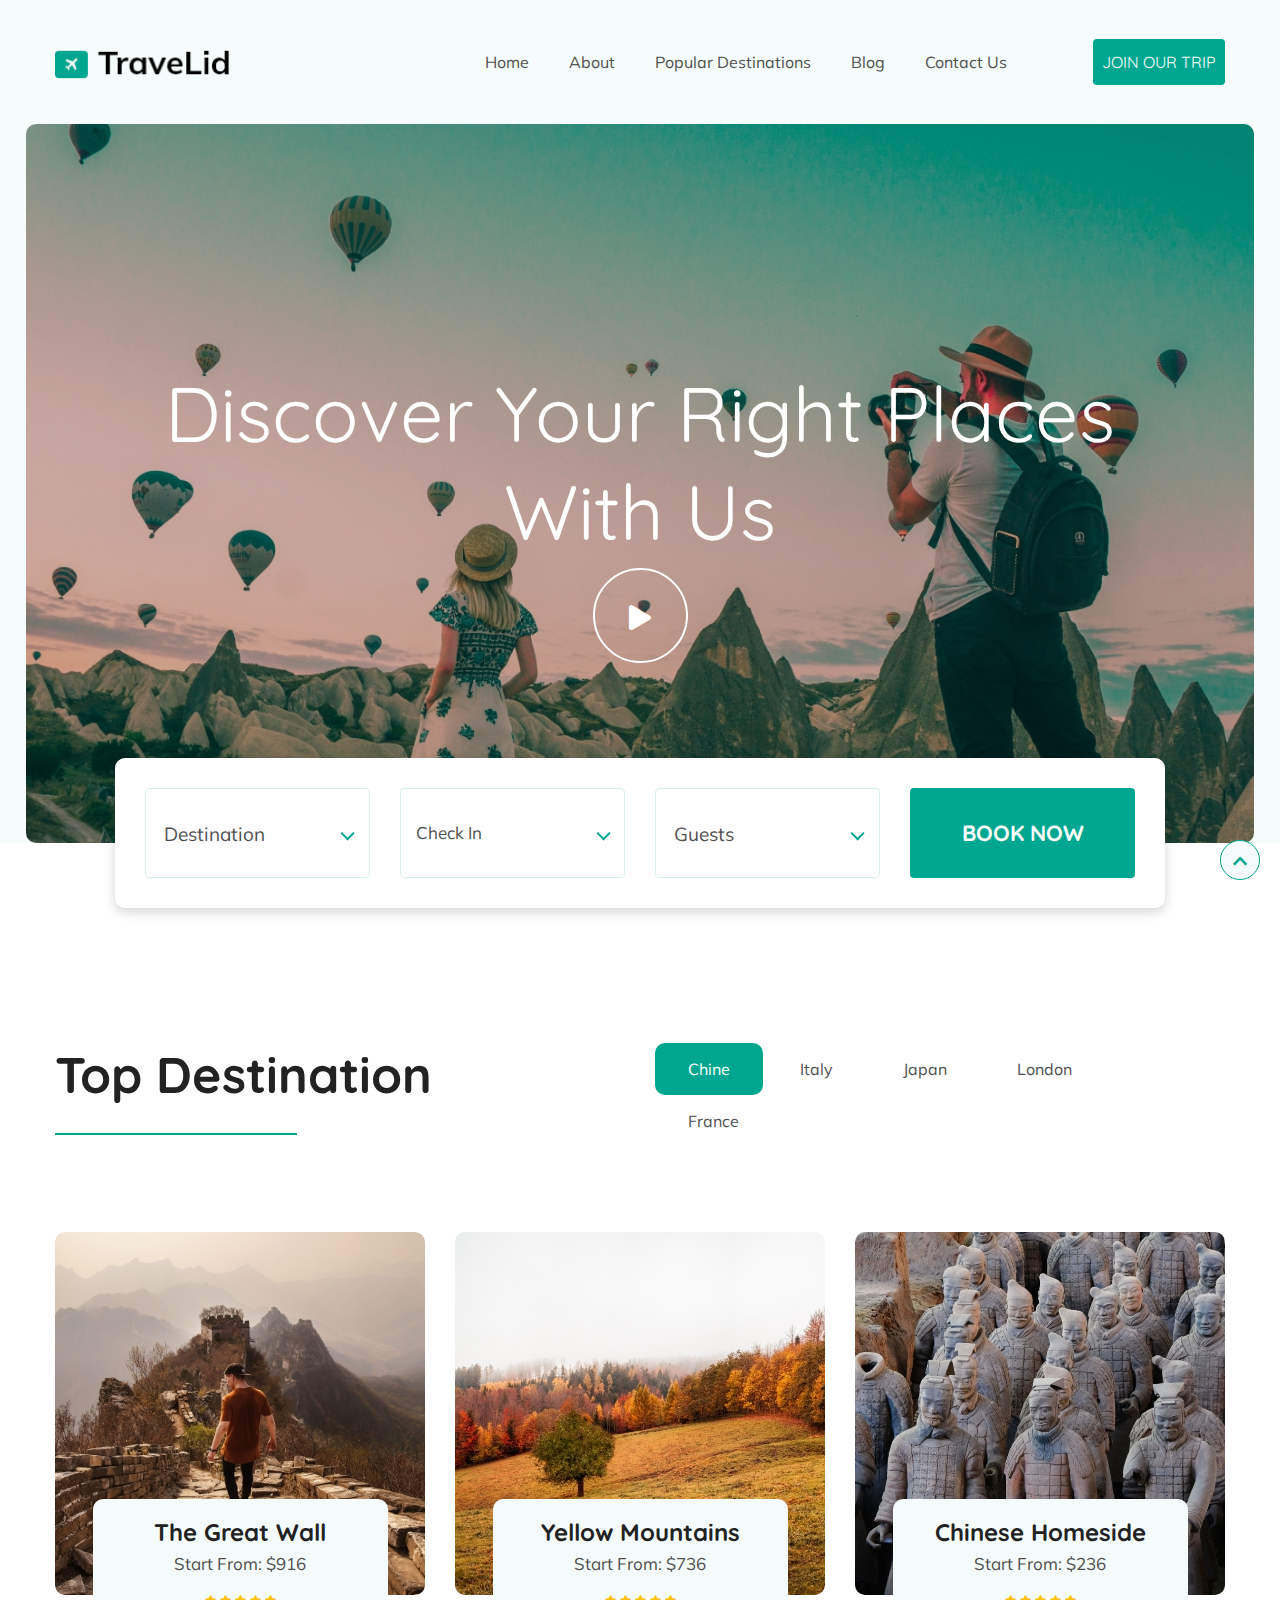
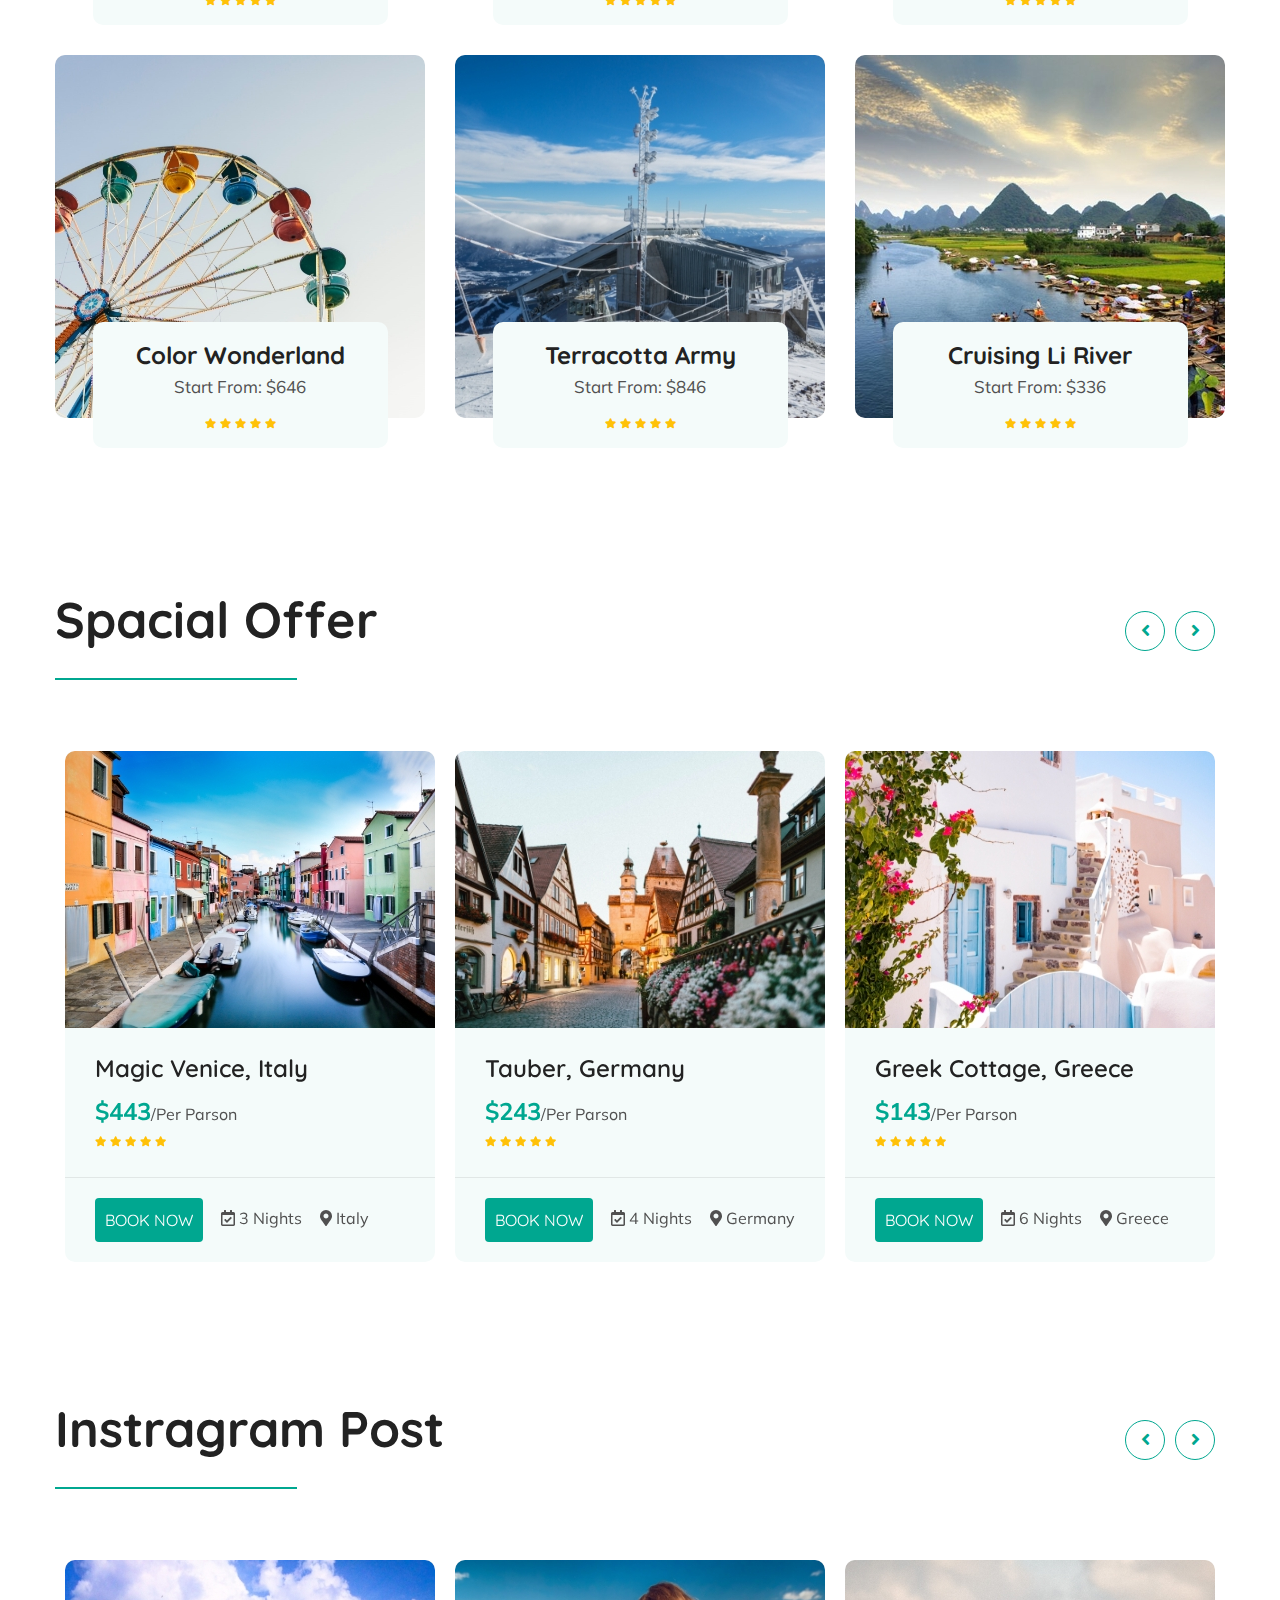
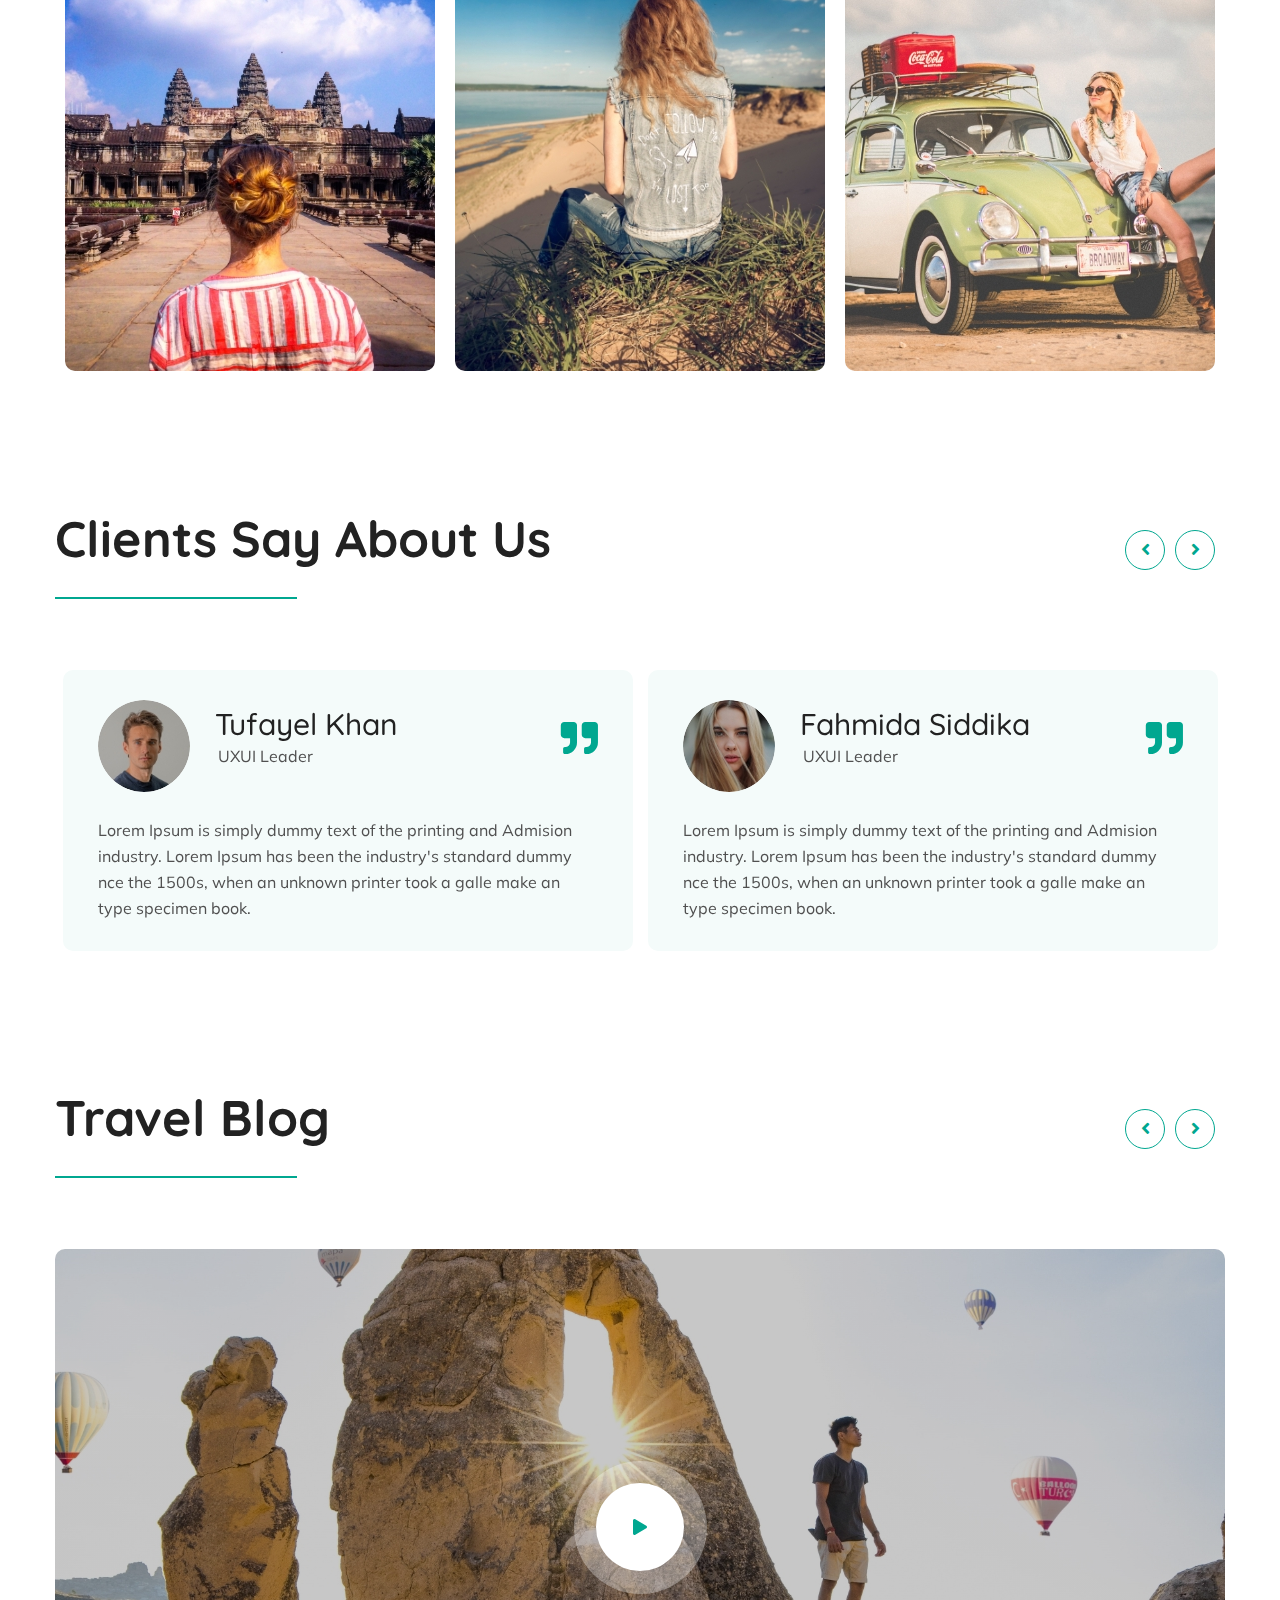
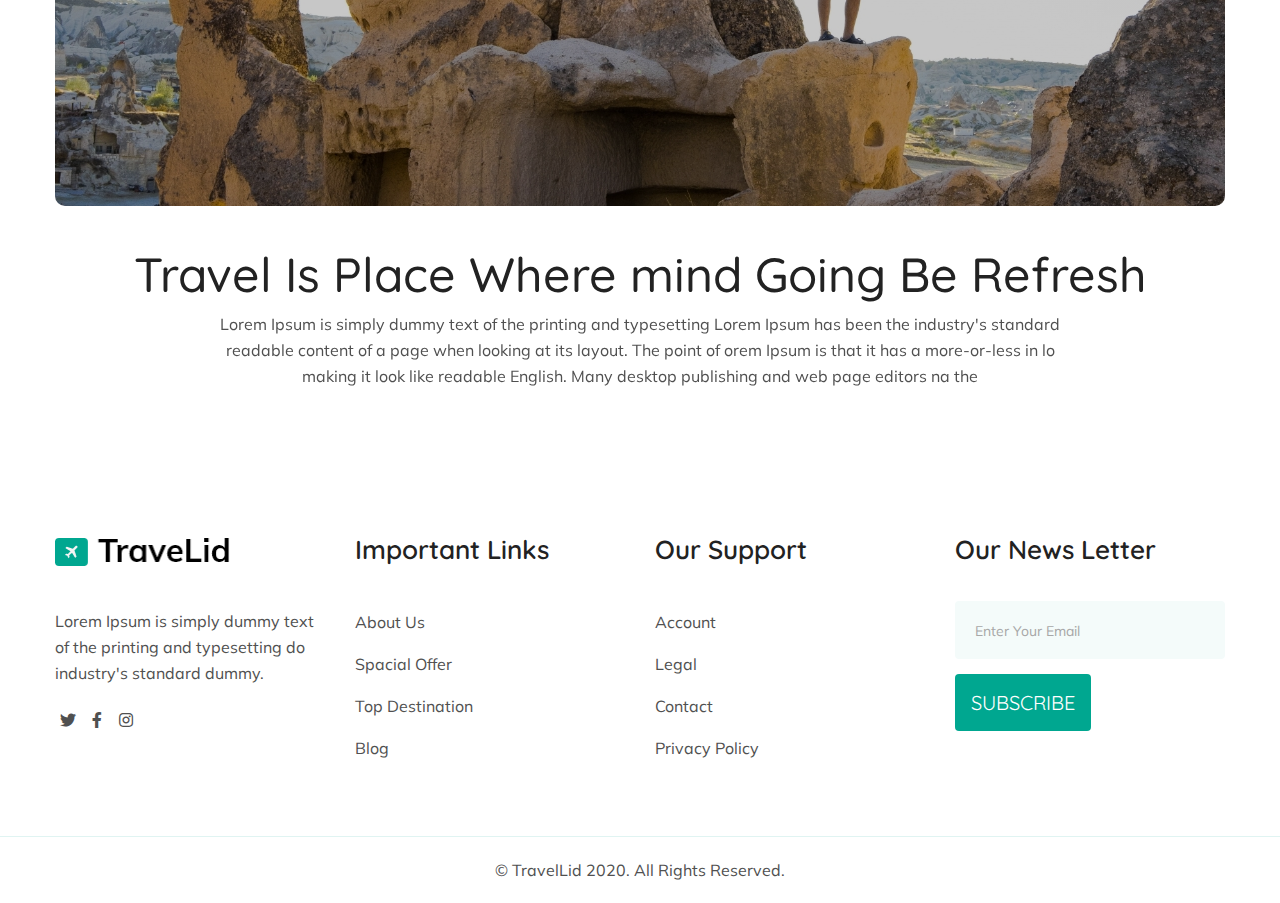
<file: index.html>
<!DOCTYPE html>
<html lang="en">

<head>
    <meta charset="UTF-8">
    <title>TravleLid</title>
    <meta name="viewport" content="width=device-width, initial-scale=1.0">
    <link rel="icon" href="img/favicon/favicon.png" type="image/gif" sizes="16x16">
    <link rel="stylesheet" href="css/bootstrap.min.css">
    <link rel="stylesheet" href="css/fontawesome-all.min.css">
    <link rel="stylesheet" href="css/meanmenu.css">
    <link rel="stylesheet" href="css/magnific-popup.css">
    <link rel="stylesheet" href="css/slick.css">
    <link rel="stylesheet" href="css/jquery-ui.css">
    <link rel="stylesheet" href="css/nice-select.css">
    <link rel="stylesheet" href="css/default.css">
    <link rel="stylesheet" href="css/style.css">
    <link rel="stylesheet" href="css/responsive.css">
</head>

<body>
    <header id="header-area" class="header-full-part">
        <div class="header-top">
            <div class="container">
                <div class="row align-items-center">
                    <div class="col-xl-3 col-lg-3 col-md-5 col-sm-5 col-5">
                        <div class="logo">
                            <a href="index.html">
                                <img src="img/logo/logo.png" alt="">
                            </a>
                        </div>
                    </div>
                    <div class="col-xl-7 col-lg-7 d-none d-lg-block">
                        <div class="main-menu">
                            <nav id="mobile-menu">
                                <ul>
                                    <li><a href="index.html">Home</a>
                                        <!-- sub menu -->
                                        <ul class="sub-menu">
                                            <li><a href="blog_details.html">Blog Details</a></li>
                                            <li><a href="check_out.html">Check Out</a></li>
                                        </ul>
                                    </li>
                                    <li><a href="about.html">About</a></li>
                                    <li><a href="popular_destinations.html">Popular Destinations</a></li>
                                    <li><a href="blog_post.html">Blog</a></li>
                                    <li><a href="contact.html">Contact Us</a></li>
                                </ul>
                            </nav>
                        </div>
                    </div>
                    <div class="col-xl-2 col-lg-2 col-md-6 col-sm-6 col-5">
                        <div class="header-btn">
                            <a href="#" class="btn">Join Our Trip</a>
                        </div>
                    </div>
                </div>
                <div class="mobile-menu"></div>
            </div>
        </div>
        <!-- slider area -->
        <div class="slider-area">
            <div class="slider-part" style="background: linear-gradient(rgba(0, 0, 0, 0.2) , rgba(0, 0, 0, 0.2)), url(img/slider/slider1.jpg);">
                <div class="container">
                    <div class="row">
                        <div class="col-lg-12">
                            <div class="slider-title">
                                <h2>Discover Your Right Places With Us</h2>
                                <div class="ply-btn">
                                    <a class="popup-video" href="https://www.youtube.com/watch?v=EW_BZiZ1Es8">
                                        <i class="fas fa-play"></i>
                                    </a>
                                </div>
                            </div>
                        </div>
                    </div>
                </div>
            </div>
        </div>
    </header>
    <!-- book now area -->
    <div class="bookNow">
        <div class="container">
            <div class="bookPart">
                <form action="#">
                    <div class="row">
                        <div class="col-lg-3 col-md-3 col-sm-4 col-12">
                            <div class="select-booknow destination">
                                <select name="country" id="country">
                                    <option selected disabled>Destination</option>
                                    <option value="Englend">Englend</option>
                                    <option value="Amarica">Amarica</option>
                                    <option value="Italy">Italy</option>
                                    <option value="Englend">Englend</option>
                                    <option value="Englend">Englend</option>
                                </select>
                            </div>
                        </div>
                        <div class="col-lg-3 col-md-3 col-sm-4 col-12">
                            <div class="dateSelect select-booknow">
                                <input type="text" id="datepicker" placeholder="Check In">
                            </div>
                        </div>
                        <div class="col-lg-3 col-md-3 col-sm-4 col-12">
                            <div class="select-booknow guests">
                                <select name="guests" id="guests">
                                    <option selected disabled>Guests</option>
                                    <option value="1">1</option>
                                    <option value="2">2</option>
                                    <option value="3">3</option>
                                    <option value="4">4</option>
                                    <option value="5">5</option>
                                </select>
                            </div>
                        </div>
                        <div class="col-lg-3 col-md-3 col-12">
                            <div class="book-btn select-booknow">
                                <button type="submit" class="btn">Book Now</button>
                            </div>
                        </div>
                    </div>
                </form>
            </div>
        </div>
    </div>
    <!-- top destination area -->
    <section id="destination">
        <div class="container">
            <div class="row">
                <div class="col-lg-6 col-md-6 col-12">
                    <div class="site-tile">
                        <h3>Top Destination</h3>
                    </div>
                </div>
                <div class="col-lg-6 col-md-6 col-12 d-flex align-items-center">
                    <div class="destination-menu">
                        <button data-filter=".cat1" class="active">Chine</button>
                        <button data-filter=".cat2">Italy</button>
                        <button data-filter=".cat3">Japan</button>
                        <button data-filter=".cat4">London</button>
                        <button data-filter=".cat5">France</button>
                    </div>
                </div>
            </div>
            <div class="destination-filter">
                <div class="row grid">
                    <div class="col-lg-4 col-md-4 col-sm-6 col-12 grid-item cat1 cat2 cat4">
                        <div class="destination-items mb-30">
                            <div class="destination-img pb-30">
                                <img src="img/destination/destination1.jpg" alt="">
                            </div>
                            <div class="destination-text">
                                <h4>The Great Wall</h4>
                                <p>Start From: $916</p>
                                <div class="destStar">
                                    <i class="fas fa-star"></i>
                                    <i class="fas fa-star"></i>
                                    <i class="fas fa-star"></i>
                                    <i class="fas fa-star"></i>
                                    <i class="fas fa-star"></i>
                                </div>
                                <div class="destBtn">
                                    <a href="#" class="btn">Read More</a>
                                </div>
                            </div>
                        </div>
                    </div>
                    <div class="col-lg-4 col-md-4 col-sm-6 col-12 grid-item cat1 cat2 cat5">
                        <div class="destination-items mb-30">
                            <div class="destination-img pb-30">
                                <img src="img/destination/destination2.jpg" alt="">
                            </div>
                            <div class="destination-text">
                                <h4>Yellow Mountains</h4>
                                <p>Start From: $736</p>
                                <div class="destStar">
                                    <i class="fas fa-star"></i>
                                    <i class="fas fa-star"></i>
                                    <i class="fas fa-star"></i>
                                    <i class="fas fa-star"></i>
                                    <i class="fas fa-star"></i>
                                </div>
                                <div class="destBtn">
                                    <a href="#" class="btn">Read More</a>
                                </div>
                            </div>
                        </div>
                    </div>
                    <div class="col-lg-4 col-md-4 col-sm-6 col-12 grid-item cat1 cat2 cat4">
                        <div class="destination-items mb-30">
                            <div class="destination-img pb-30">
                                <img src="img/destination/destination3.jpg" alt="">
                            </div>
                            <div class="destination-text">
                                <h4>Chinese Homeside</h4>
                                <p>Start From: $236</p>
                                <div class="destStar">
                                    <i class="fas fa-star"></i>
                                    <i class="fas fa-star"></i>
                                    <i class="fas fa-star"></i>
                                    <i class="fas fa-star"></i>
                                    <i class="fas fa-star"></i>
                                </div>
                                <div class="destBtn">
                                    <a href="#" class="btn">Read More</a>
                                </div>
                            </div>
                        </div>
                    </div>
                    <div class="col-lg-4 col-md-4 col-sm-6 col-12 grid-item cat1 cat2 cat5">
                        <div class="destination-items mb-30">
                            <div class="destination-img pb-30">
                                <img src="img/destination/destination4.jpg" alt="">
                            </div>
                            <div class="destination-text">
                                <h4>Color Wonderland</h4>
                                <p>Start From: $646</p>
                                <div class="destStar">
                                    <i class="fas fa-star"></i>
                                    <i class="fas fa-star"></i>
                                    <i class="fas fa-star"></i>
                                    <i class="fas fa-star"></i>
                                    <i class="fas fa-star"></i>
                                </div>
                                <div class="destBtn">
                                    <a href="#" class="btn">Read More</a>
                                </div>
                            </div>
                        </div>
                    </div>
                    <div class="col-lg-4 col-md-4 col-sm-6 col-12 grid-item cat1 cat2 cat4">
                        <div class="destination-items mb-30">
                            <div class="destination-img pb-30">
                                <img src="img/destination/destination5.jpg" alt="">
                            </div>
                            <div class="destination-text">
                                <h4>Terracotta Army</h4>
                                <p>Start From: $846</p>
                                <div class="destStar">
                                    <i class="fas fa-star"></i>
                                    <i class="fas fa-star"></i>
                                    <i class="fas fa-star"></i>
                                    <i class="fas fa-star"></i>
                                    <i class="fas fa-star"></i>
                                </div>
                                <div class="destBtn">
                                    <a href="#" class="btn">Read More</a>
                                </div>
                            </div>
                        </div>
                    </div>
                    <div class="col-lg-4 col-md-4 col-sm-6 col-12 grid-item cat1 cat2 cat3">
                        <div class="destination-items mb-30">
                            <div class="destination-img pb-30">
                                <img src="img/destination/destination6.jpg" alt="">
                            </div>
                            <div class="destination-text">
                                <h4>Cruising Li River</h4>
                                <p>Start From: $336</p>
                                <div class="destStar">
                                    <i class="fas fa-star"></i>
                                    <i class="fas fa-star"></i>
                                    <i class="fas fa-star"></i>
                                    <i class="fas fa-star"></i>
                                    <i class="fas fa-star"></i>
                                </div>
                                <div class="destBtn">
                                    <a href="#" class="btn">Read More</a>
                                </div>
                            </div>
                        </div>
                    </div>
                </div>
            </div>
        </div>
    </section>
    <!-- Spacial Offer -->
    <section id="spacial-offer" class="pt-110 pb-50">
        <div class="container">
            <div class="row">
                <div class="col-lg-12">
                    <div class="site-tile mb-100">
                        <h3>Spacial Offer</h3>
                    </div>
                </div>
            </div>
            <div class="row">
                <div class="col-lg-12">
                    <div class="spacial-active top-arrow-some-screen">
                        <div class="spacial-item">
                            <div class="spacial-part">
                                <div class="spacial-img">
                                    <img src="img/spacial/spacial1.jpg" alt="">
                                </div>
                                <div class="spacial-text">
                                    <h3>Magic Venice, Italy</h3>
                                    <p><span>$443</span>/Per Parson</p>
                                    <div class="destStar">
                                        <i class="fas fa-star"></i>
                                        <i class="fas fa-star"></i>
                                        <i class="fas fa-star"></i>
                                        <i class="fas fa-star"></i>
                                        <i class="fas fa-star"></i>
                                    </div>
                                </div>
                                <div class="spacial-btn">
                                    <a href="#" class="btn">Book Now</a>
                                    <span><i class="far fa-calendar-check"></i> 3 Nights</span>
                                    <span><i class="fas fa-map-marker-alt"></i> Italy</span>
                                </div>
                            </div>
                        </div>
                        <div class="spacial-item">
                            <div class="spacial-part">
                                <div class="spacial-img">
                                    <img src="img/spacial/spacial2.jpg" alt="">
                                </div>
                                <div class="spacial-text">
                                    <h3>Tauber, Germany</h3>
                                    <p><span>$243</span>/Per Parson</p>
                                    <div class="destStar">
                                        <i class="fas fa-star"></i>
                                        <i class="fas fa-star"></i>
                                        <i class="fas fa-star"></i>
                                        <i class="fas fa-star"></i>
                                        <i class="fas fa-star"></i>
                                    </div>
                                </div>
                                <div class="spacial-btn">
                                    <a href="#" class="btn">Book Now</a>
                                    <span><i class="far fa-calendar-check"></i> 4 Nights</span>
                                    <span><i class="fas fa-map-marker-alt"></i> Germany</span>
                                </div>
                            </div>
                        </div>
                        <div class="spacial-item">
                            <div class="spacial-part">
                                <div class="spacial-img">
                                    <img src="img/spacial/spacial3.jpg" alt="">
                                </div>
                                <div class="spacial-text">
                                    <h3>Greek Cottage, Greece</h3>
                                    <p><span>$143</span>/Per Parson</p>
                                    <div class="destStar">
                                        <i class="fas fa-star"></i>
                                        <i class="fas fa-star"></i>
                                        <i class="fas fa-star"></i>
                                        <i class="fas fa-star"></i>
                                        <i class="fas fa-star"></i>
                                    </div>
                                </div>
                                <div class="spacial-btn">
                                    <a href="#" class="btn">Book Now</a>
                                    <span><i class="far fa-calendar-check"></i> 6 Nights</span>
                                    <span><i class="fas fa-map-marker-alt"></i> Greece</span>
                                </div>
                            </div>
                        </div>
                        <div class="spacial-item">
                            <div class="spacial-part">
                                <div class="spacial-img">
                                    <img src="img/spacial/spacial2.jpg" alt="">
                                </div>
                                <div class="spacial-text">
                                    <h3>Tauber, Germany</h3>
                                    <p><span>$243</span>/Per Parson</p>
                                    <div class="destStar">
                                        <i class="fas fa-star"></i>
                                        <i class="fas fa-star"></i>
                                        <i class="fas fa-star"></i>
                                        <i class="fas fa-star"></i>
                                        <i class="fas fa-star"></i>
                                    </div>
                                </div>
                                <div class="spacial-btn">
                                    <a href="#" class="btn">Book Now</a>
                                    <span><i class="far fa-calendar-check"></i> 4 Nights</span>
                                    <span><i class="fas fa-map-marker-alt"></i> Germany</span>
                                </div>
                            </div>
                        </div>
                    </div>
                </div>
            </div>
        </div>
    </section>
    <!-- Instragram Post -->
    <section id="instaPost" class="pt-85 pb-50">
        <div class="container">
            <div class="row">
                <div class="col-lg-12">
                    <div class="site-tile  mb-100">
                        <h3>Instragram Post</h3>
                    </div>
                </div>
            </div>
            <div class="row">
                <div class="col-lg-12">
                    <div class="insta-active top-arrow">
                        <div class="insta-part">
                            <div class="instaItems">
                                <div class="instaImage">
                                    <img src="img/instapost/instapost1.jpg" alt="">
                                </div>
                                <div class="insta-hover">
                                    <div class="user-details">
                                        <h4><i class="far fa-user"></i> Tanjila Suma</h4>
                                        <p>Venice,Italy</p>
                                    </div>
                                </div>
                            </div>
                        </div>
                        <div class="insta-part">
                            <div class="instaItems">
                                <div class="instaImage">
                                    <img src="img/instapost/instapost2.jpg" alt="">
                                </div>
                                <div class="insta-hover">
                                    <div class="user-details">
                                        <h4><i class="far fa-user"></i> Tanjila Suma</h4>
                                        <p>Venice,Italy</p>
                                    </div>
                                </div>
                            </div>
                        </div>
                        <div class="insta-part">
                            <div class="instaItems">
                                <div class="instaImage">
                                    <img src="img/instapost/instapost3.jpg" alt="">
                                </div>
                                <div class="insta-hover">
                                    <div class="user-details">
                                        <h4><i class="far fa-user"></i> Tanjila Suma</h4>
                                        <p>Venice,Italy</p>
                                    </div>
                                </div>
                            </div>
                        </div>
                        <div class="insta-part">
                            <div class="instaItems">
                                <div class="instaImage">
                                    <img src="img/instapost/instapost4.jpg" alt="">
                                </div>
                                <div class="insta-hover">
                                    <div class="user-details">
                                        <h4><i class="far fa-user"></i> Tanjila Suma</h4>
                                        <p>Venice,Italy</p>
                                    </div>
                                </div>
                            </div>
                        </div>
                    </div>
                </div>
            </div>
        </div>
    </section>
    <!-- Clients Say About Us -->
    <section id="client-say" class="pt-80 pb-50">
        <div class="container">
            <div class="row">
                <div class="col-lg-12">
                    <div class="site-tile mb-100">
                        <h3>Clients Say About Us</h3>
                    </div>
                </div>
            </div>
            <div class="row">
                <div class="col-lg-12">
                    <div class="testimonial-active top-arrow">
                        <div class="testimonial-items">
                            <div class="testimonial-part">
                                <div class="user-info">
                                    <div class="user-img">
                                        <img src="img/testimonial/testimonial1.jpg" alt="">
                                    </div>
                                    <div class="test-user-details">
                                        <h3>Tufayel Khan</h3>
                                        <p>UXUI Leader</p>
                                    </div>
                                    <div class="test-icon d-none d-sm-block">
                                        <i class="fas fa-quote-right"></i>
                                    </div>
                                </div>
                                <div class="user-says">
                                    <p>Lorem Ipsum is simply dummy text of the printing and Admision industry. Lorem Ipsum has been the industry's standard dummy nce the 1500s, when an unknown printer took a galle make an type specimen book.</p>
                                </div>
                            </div>
                        </div>
                        <div class="testimonial-items">
                            <div class="testimonial-part">
                                <div class="user-info">
                                    <div class="user-img">
                                        <img src="img/testimonial/testimonial2.jpg" alt="">
                                    </div>
                                    <div class="test-user-details">
                                        <h3>Fahmida Siddika</h3>
                                        <p>UXUI Leader</p>
                                    </div>
                                    <div class="test-icon d-none d-sm-block">
                                        <i class="fas fa-quote-right"></i>
                                    </div>
                                </div>
                                <div class="user-says">
                                    <p>Lorem Ipsum is simply dummy text of the printing and Admision industry. Lorem Ipsum has been the industry's standard dummy nce the 1500s, when an unknown printer took a galle make an type specimen book.</p>
                                </div>
                            </div>
                        </div>
                        <div class="testimonial-items">
                            <div class="testimonial-part">
                                <div class="user-info">
                                    <div class="user-img">
                                        <img src="img/testimonial/testimonial1.jpg" alt="">
                                    </div>
                                    <div class="test-user-details">
                                        <h3>Ashraful Sarkar</h3>
                                        <p>Web Designer</p>
                                    </div>
                                    <div class="test-icon d-none d-sm-block">
                                        <i class="fas fa-quote-right"></i>
                                    </div>
                                </div>
                                <div class="user-says">
                                    <p>Lorem Ipsum is simply dummy text of the printing and Admision industry. Lorem Ipsum has been the industry's standard dummy nce the 1500s, when an unknown printer took a galle make an type specimen book.</p>
                                </div>
                            </div>
                        </div>
                    </div>
                </div>
            </div>
        </div>
    </section>
    <!-- Travel Blog -->
    <section id="travel-blog" class="pt-85 pb-55">
        <div class="container">
            <div class="row">
                <div class="col-lg-12">
                    <div class="site-tile mb-100">
                        <h3>Travel Blog</h3>
                    </div>
                </div>
            </div>
            <div class="row">
                <div class="col-lg-12">
                    <div class="blog-active blog-arrow top-arrow-some-screen">
                        <div class="blog-items">
                            <div class="blog-img" style="background: linear-gradient(rgba(0, 0, 0, 0.22) , rgba(0, 0, 0, 0.22)), url(img/slider/slider2.jpg);">
                                <div class="blog-play-btn">
                                    <div class="play-btn">
                                        <a class="blog-popup-video" href="https://www.youtube.com/watch?v=9xfDW-dIN9Y">
                                            <i class="fas fa-play"></i>
                                        </a>
                                    </div>
                                </div>
                            </div>
                            <div class="blog-text">
                                <h2>Travel Is Place Where mind Going Be Refresh</h2>
                                <p>Lorem Ipsum is simply dummy text of the printing and typesetting Lorem Ipsum has been the industry's standard readable content of a page when looking at its layout. The point of orem Ipsum is that it has a more-or-less in lo making it look like readable English. Many desktop publishing and web page editors na the</p>
                            </div>
                        </div>

                        <div class="blog-items">
                            <div class="blog-img" style="background: linear-gradient(rgba(0, 0, 0, 0.22) , rgba(0, 0, 0, 0.22)), url(img/slider/slider1.jpg);">
                                <div class="blog-play-btn">
                                    <div class="play-btn">
                                        <a class="blog-popup-video" href="https://www.youtube.com/watch?v=EW_BZiZ1Es8">
                                            <i class="fas fa-play"></i>
                                        </a>
                                    </div>
                                </div>
                            </div>
                            <div class="blog-text">
                                <h2>Travel Is Place Where mind Going Be Refresh</h2>
                                <p>Lorem Ipsum is simply dummy text of the printing and typesetting Lorem Ipsum has been the industry's standard readable content of a page when looking at its layout. The point of orem Ipsum is that it has a more-or-less in lo making it look like readable English. Many desktop publishing and web page editors na the</p>
                            </div>
                        </div>
                    </div>
                </div>
            </div>
        </div>
    </section>
    <!-- footer area -->
    <footer class="footer-area pt-85">
        <div class="footer-top pb-45">
            <div class="container">
                <div class="row">
                    <div class="col-lg-3 col-md-6 col-sm-6">
                        <div class="footer-items">
                            <div class="footer-logo">
                                <img src="img/logo/logo.png" alt="">
                            </div>
                            <div class="footer-text">
                                <p>Lorem Ipsum is simply dummy text of the printing and typesetting do industry's standard dummy.</p>
                            </div>
                            <div class="bottom-social">
                                <a href="#"><i class="fab fa-twitter"></i></a>
                                <a href="#"><i class="fab fa-facebook-f"></i></a>
                                <a href="#"><i class="fab fa-instagram"></i></a>
                            </div>
                        </div>
                    </div>
                    <div class="col-lg-3 col-md-6 col-sm-6">
                        <div class="footer-items">
                            <div class="footer-title">
                                <h3>Important Links</h3>
                            </div>
                            <div class="footer-text">
                                <ul>
                                    <li><a href="#">About Us</a></li>
                                    <li><a href="#">Spacial Offer</a></li>
                                    <li><a href="#">Top Destination</a></li>
                                    <li><a href="#">Blog</a></li>
                                </ul>
                            </div>
                        </div>
                    </div>
                    <div class="col-lg-3 col-md-6 col-sm-6">
                        <div class="footer-items">
                            <div class="footer-title">
                                <h3>Our Support</h3>
                            </div>
                            <div class="footer-text">
                                <ul>
                                    <li><a href="#">Account</a></li>
                                    <li><a href="#">Legal</a></li>
                                    <li><a href="#">Contact</a></li>
                                    <li><a href="#">Privacy Policy</a></li>
                                </ul>
                            </div>
                        </div>
                    </div>
                    <div class="col-lg-3 col-md-6 col-sm-6">
                        <div class="footer-items">
                            <div class="footer-title">
                                <h3>Our News Letter</h3>
                            </div>
                            <div class="footer-text">
                                <form action="#">
                                    <div class="newsletter-input">
                                        <input type="text" placeholder="Enter Your Email">
                                    </div>
                                    <div class="newsletter-btn">
                                        <button class="btn">Subscribe</button>
                                    </div>
                                </form>
                            </div>
                        </div>
                    </div>
                </div>
            </div>
        </div>
        <div class="footer-bottom">
            <div class="container">
                <div class="row">
                    <div class="col-lg-12">
                        <div class="copy-right">
                            <p>© TravelLid 2020. All Rights Reserved.</p>
                        </div>
                    </div>
                </div>
            </div>
        </div>
        <!-- Scroll to Top -->
        <div><a href="javascript:" id="return-to-top"><i class="fas fa-chevron-up"></i></a></div>
    </footer>
    <!-- All Javascript Here -->
    <script src="js/jquery-1.12.4.min.js"></script>
    <script src="js/popper.min.js"></script>
    <script src="js/bootstrap.min.js"></script>
    <script src="js/jquery.meanmenu.min.js"></script>
    <script src="js/isotope.pkgd.min.js"></script>
    <script src="js/jquery.magnific-popup.min.js"></script>
    <script src="js/slick.min.js"></script>
    <script src="js/jquery-ui.js"></script>
    <script src="js/jquery.nice-select.min.js"></script>
    <script src="js/jquery.counterup.min.js"></script>
    <script src="js/waypoints.min.js"></script>
    <script src="js/main.js"></script>
</body>

</html>
</file>
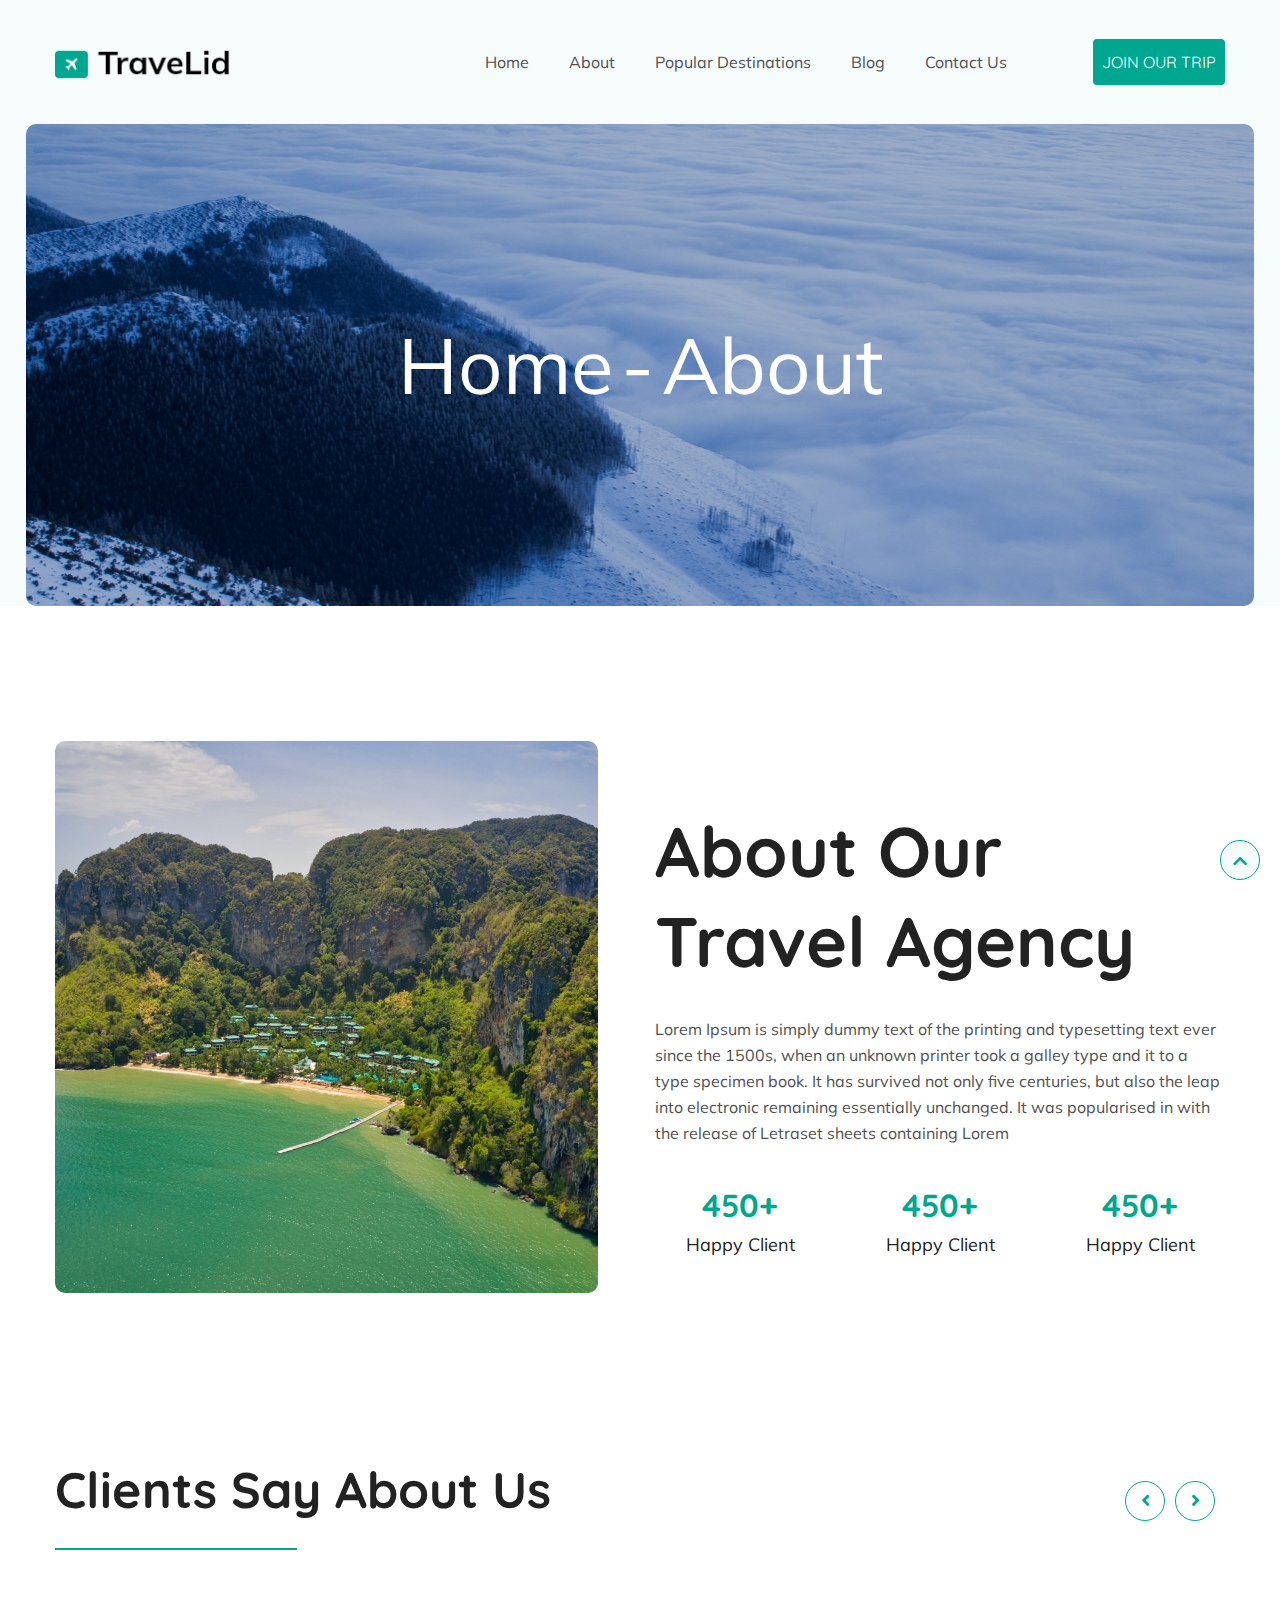
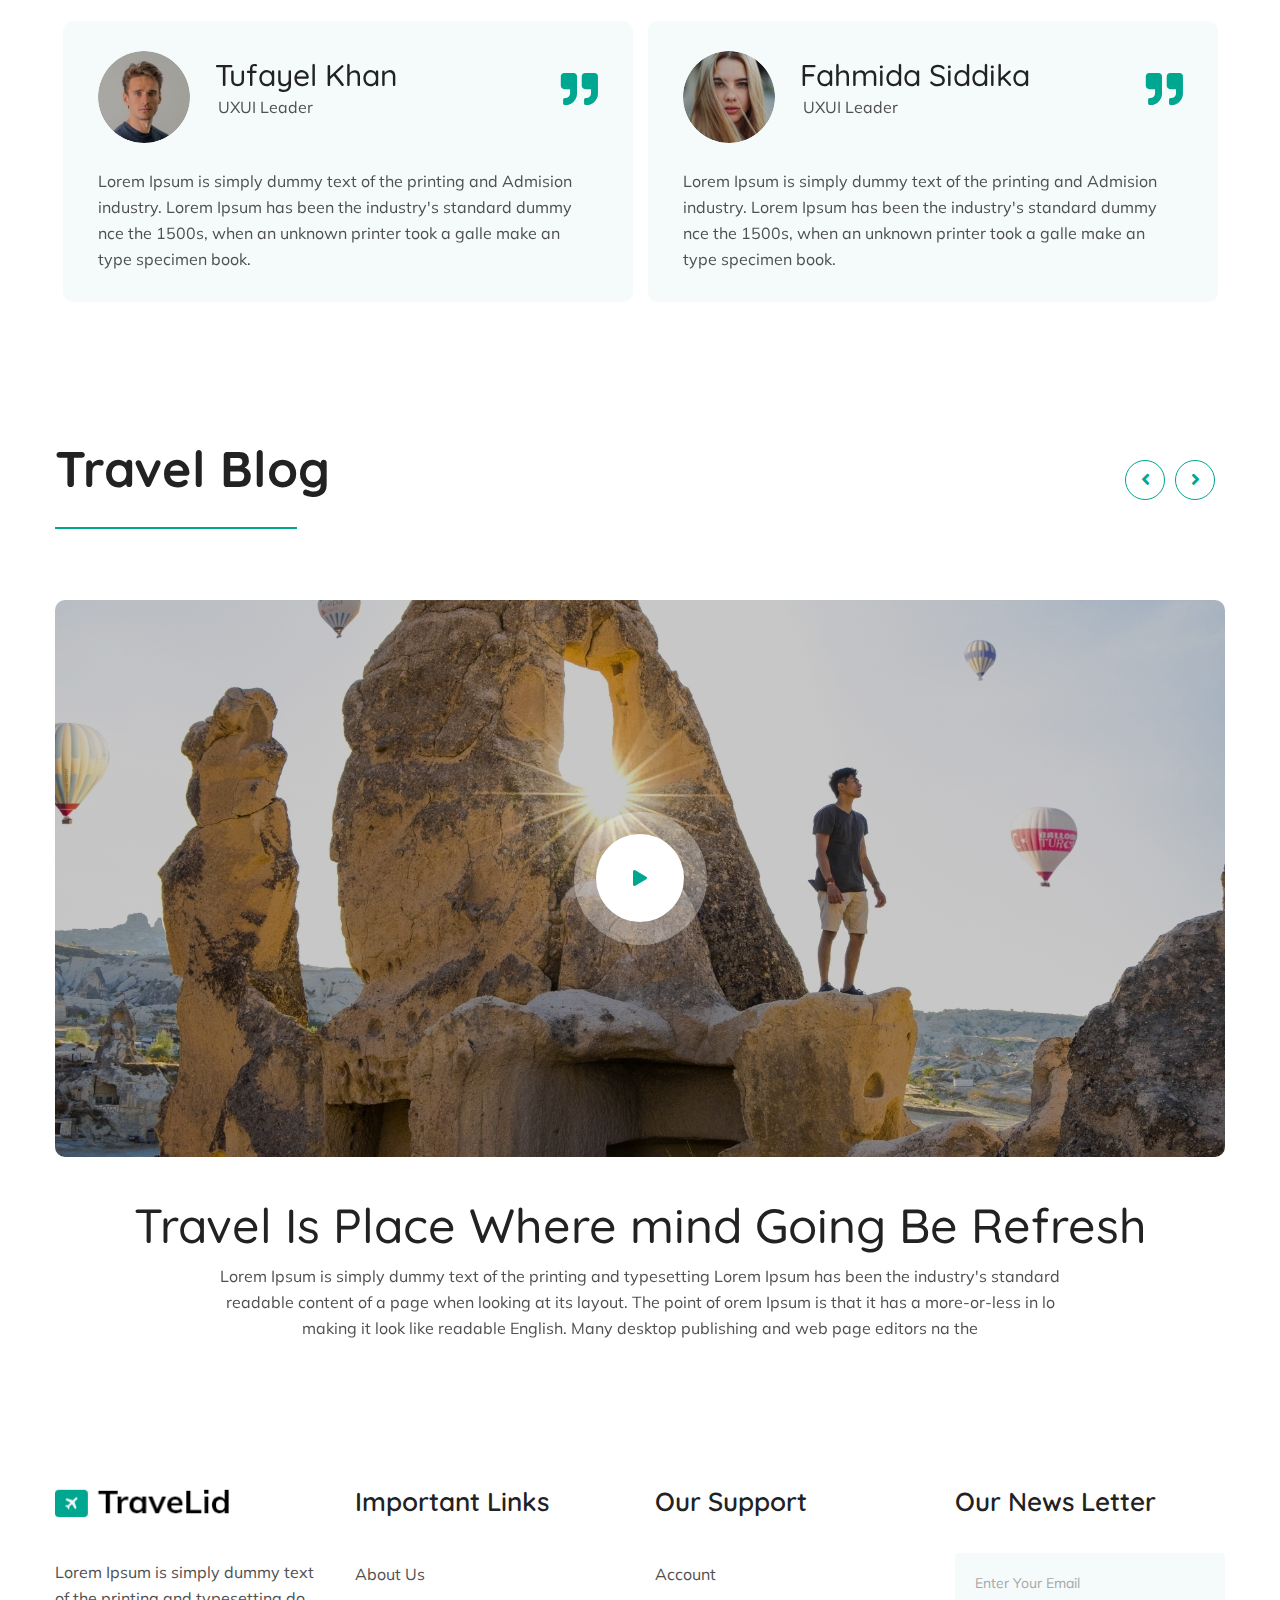
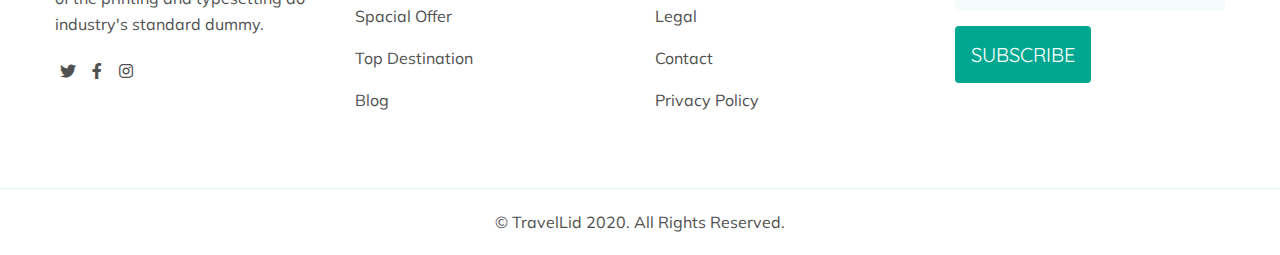
<file: about.html>
<!DOCTYPE html>
<html lang="en">

<head>
    <meta charset="UTF-8">
    <title>TravleLid</title>
    <meta name="viewport" content="width=device-width, initial-scale=1.0">
    <link rel="icon" href="img/favicon/favicon.png" type="image/gif" sizes="16x16">
    <link rel="stylesheet" href="css/bootstrap.min.css">
    <link rel="stylesheet" href="css/fontawesome-all.min.css">
    <link rel="stylesheet" href="css/meanmenu.css">
    <link rel="stylesheet" href="css/magnific-popup.css">
    <link rel="stylesheet" href="css/slick.css">
    <link rel="stylesheet" href="css/jquery-ui.css">
    <link rel="stylesheet" href="css/nice-select.css">
    <link rel="stylesheet" href="css/default.css">
    <link rel="stylesheet" href="css/style.css">
    <link rel="stylesheet" href="css/responsive.css">
</head>

<body>
    <header id="header-area" class="header-full-part">
        <div class="header-top">
            <div class="container">
                <div class="row align-items-center">
                    <div class="col-xl-3 col-lg-3 col-md-5 col-sm-5 col-5">
                        <div class="logo">
                            <a href="index.html">
                                <img src="img/logo/logo.png" alt="">
                            </a>
                        </div>
                    </div>
                    <div class="col-xl-7 col-lg-7 d-none d-lg-block">
                        <div class="main-menu">
                            <nav id="mobile-menu">
                                <ul>
                                    <li><a href="index.html">Home</a>
                                        <!-- sub menu -->
                                        <ul class="sub-menu">
                                            <li><a href="blog_details.html">Blog Details</a></li>
                                            <li><a href="check_out.html">Check Out</a></li>
                                        </ul>
                                    </li>
                                    <li><a href="about.html">About</a></li>
                                    <li><a href="popular_destinations.html">Popular Destinations</a></li>
                                    <li><a href="blog_post.html">Blog</a></li>
                                    <li><a href="contact.html">Contact Us</a></li>
                                </ul>
                            </nav>
                        </div>
                    </div>
                    <div class="col-xl-2 col-lg-2 col-md-6 col-sm-6 col-5">
                        <div class="header-btn">
                            <a href="#" class="btn">Join Our Trip</a>
                        </div>
                    </div>
                </div>
                <div class="mobile-menu"></div>
            </div>
        </div>
        <!-- slider area -->
        <div class="slider-area">
            <div class="slider-part" style="background: linear-gradient(rgba(0, 0, 0, 0.2) , rgba(0, 0, 0, 0.2)), url(img/slider/about_bg.jpg);">
                <div class="container">
                    <div class="row">
                        <div class="col-lg-12">
                            <div class="slider-breadcrumb">
                                <nav aria-label="breadcrumb">
                                    <ol class="breadcrumb">
                                        <li class="breadcrumb-item"><a href="index.html">Home</a></li>
                                        <li class="breadcrumb-item active" aria-current="page">About</li>
                                    </ol>
                                </nav>
                            </div>
                        </div>
                    </div>
                </div>
            </div>
        </div>
    </header>
    <!-- About Travel Agency -->
    <section id="travel_agency" class="pt-135 pb-55">
        <div class="container">
            <div class="row">
                <div class="col-lg-12 d-block d-md-none">
                    <div class="about_part">
                        <h2>About Our Travel Agency</h2>
                    </div>
                </div>
                <div class="col-lg-6 col-md-6">
                    <div class="about_img mb-30">
                        <img src="img/spacial/about.jpg" alt="">
                    </div>
                </div>
                <div class="col-lg-6 col-md-6 d-flex align-items-center">
                    <div class="about_part">
                        <h2 class="d-none d-md-block">About Our Travel Agency</h2>
                        <p>Lorem Ipsum is simply dummy text of the printing and typesetting text ever since the 1500s, when an unknown printer took a galley type and it to a type specimen book. It has survived not only five centuries, but also the leap into electronic remaining essentially unchanged. It was popularised in with the release of Letraset sheets containing Lorem</p>
                        <div class="row counter-full">
                            <div class="col-4">
                                <div class="single-counter">
                                    <h3><span class="counter">450</span>+</h3>
                                    <span>Happy Client</span>
                                </div>
                            </div>
                            <div class="col-4">
                                <div class="single-counter">
                                    <h3><span class="counter">450</span>+</h3>
                                    <span>Happy Client</span>
                                </div>
                            </div>
                            <div class="col-4">
                                <div class="single-counter">
                                    <h3><span class="counter">450</span>+</h3>
                                    <span>Happy Client</span>
                                </div>
                            </div>
                        </div>
                    </div>
                </div>
            </div>
        </div>
    </section>
    <!-- Clients Say About Us -->
    <section id="client-say" class="pt-80 pb-50">
        <div class="container">
            <div class="row">
                <div class="col-lg-12">
                    <div class="site-tile mb-100">
                        <h3>Clients Say About Us</h3>
                    </div>
                </div>
            </div>
            <div class="row">
                <div class="col-lg-12">
                    <div class="testimonial-active top-arrow">
                        <div class="testimonial-items">
                            <div class="testimonial-part">
                                <div class="user-info">
                                    <div class="user-img">
                                        <img src="img/testimonial/testimonial1.jpg" alt="">
                                    </div>
                                    <div class="test-user-details">
                                        <h3>Tufayel Khan</h3>
                                        <p>UXUI Leader</p>
                                    </div>
                                    <div class="test-icon d-none d-sm-block">
                                        <i class="fas fa-quote-right"></i>
                                    </div>
                                </div>
                                <div class="user-says">
                                    <p>Lorem Ipsum is simply dummy text of the printing and Admision industry. Lorem Ipsum has been the industry's standard dummy nce the 1500s, when an unknown printer took a galle make an type specimen book.</p>
                                </div>
                            </div>
                        </div>
                        <div class="testimonial-items">
                            <div class="testimonial-part">
                                <div class="user-info">
                                    <div class="user-img">
                                        <img src="img/testimonial/testimonial2.jpg" alt="">
                                    </div>
                                    <div class="test-user-details">
                                        <h3>Fahmida Siddika</h3>
                                        <p>UXUI Leader</p>
                                    </div>
                                    <div class="test-icon d-none d-sm-block">
                                        <i class="fas fa-quote-right"></i>
                                    </div>
                                </div>
                                <div class="user-says">
                                    <p>Lorem Ipsum is simply dummy text of the printing and Admision industry. Lorem Ipsum has been the industry's standard dummy nce the 1500s, when an unknown printer took a galle make an type specimen book.</p>
                                </div>
                            </div>
                        </div>
                        <div class="testimonial-items">
                            <div class="testimonial-part">
                                <div class="user-info">
                                    <div class="user-img">
                                        <img src="img/testimonial/testimonial1.jpg" alt="">
                                    </div>
                                    <div class="test-user-details">
                                        <h3>Ashraful Sarkar</h3>
                                        <p>Web Designer</p>
                                    </div>
                                    <div class="test-icon d-none d-sm-block">
                                        <i class="fas fa-quote-right"></i>
                                    </div>
                                </div>
                                <div class="user-says">
                                    <p>Lorem Ipsum is simply dummy text of the printing and Admision industry. Lorem Ipsum has been the industry's standard dummy nce the 1500s, when an unknown printer took a galle make an type specimen book.</p>
                                </div>
                            </div>
                        </div>
                    </div>
                </div>
            </div>
        </div>
    </section>
    <!-- Travel Blog -->
    <section id="travel-blog" class="pt-85 pb-55">
        <div class="container">
            <div class="row">
                <div class="col-lg-12">
                    <div class="site-tile mb-100">
                        <h3>Travel Blog</h3>
                    </div>
                </div>
            </div>
            <div class="row">
                <div class="col-lg-12">
                    <div class="blog-active blog-arrow top-arrow-some-screen">
                        <div class="blog-items">
                            <div class="blog-img" style="background: linear-gradient(rgba(0, 0, 0, 0.22) , rgba(0, 0, 0, 0.22)), url(img/slider/slider2.jpg);">
                                <div class="blog-play-btn">
                                    <div class="play-btn">
                                        <a class="blog-popup-video" href="https://www.youtube.com/watch?v=9xfDW-dIN9Y">
                                            <i class="fas fa-play"></i>
                                        </a>
                                    </div>
                                </div>
                            </div>
                            <div class="blog-text">
                                <h2>Travel Is Place Where mind Going Be Refresh</h2>
                                <p>Lorem Ipsum is simply dummy text of the printing and typesetting Lorem Ipsum has been the industry's standard readable content of a page when looking at its layout. The point of orem Ipsum is that it has a more-or-less in lo making it look like readable English. Many desktop publishing and web page editors na the</p>
                            </div>
                        </div>
                        <div class="blog-items">
                            <div class="blog-img" style="background: linear-gradient(rgba(0, 0, 0, 0.22) , rgba(0, 0, 0, 0.22)), url(img/slider/slider1.jpg);">
                                <div class="blog-play-btn">
                                    <div class="play-btn">
                                        <a class="blog-popup-video" href="https://www.youtube.com/watch?v=EW_BZiZ1Es8">
                                            <i class="fas fa-play"></i>
                                        </a>
                                    </div>
                                </div>
                            </div>
                            <div class="blog-text">
                                <h2>Travel Is Place Where mind Going Be Refresh</h2>
                                <p>Lorem Ipsum is simply dummy text of the printing and typesetting Lorem Ipsum has been the industry's standard readable content of a page when looking at its layout. The point of orem Ipsum is that it has a more-or-less in lo making it look like readable English. Many desktop publishing and web page editors na the</p>
                            </div>
                        </div>
                    </div>
                </div>
            </div>
        </div>
    </section>
    <!-- footer area -->
    <footer class="footer-area pt-85">
        <div class="footer-top pb-45">
            <div class="container">
                <div class="row">
                    <div class="col-lg-3 col-md-6 col-sm-6">
                        <div class="footer-items">
                            <div class="footer-logo">
                                <img src="img/logo/logo.png" alt="">
                            </div>
                            <div class="footer-text">
                                <p>Lorem Ipsum is simply dummy text of the printing and typesetting do industry's standard dummy.</p>
                            </div>
                            <div class="bottom-social">
                                <a href="#"><i class="fab fa-twitter"></i></a>
                                <a href="#"><i class="fab fa-facebook-f"></i></a>
                                <a href="#"><i class="fab fa-instagram"></i></a>
                            </div>
                        </div>
                    </div>
                    <div class="col-lg-3 col-md-6 col-sm-6">
                        <div class="footer-items">
                            <div class="footer-title">
                                <h3>Important Links</h3>
                            </div>
                            <div class="footer-text">
                                <ul>
                                    <li><a href="#">About Us</a></li>
                                    <li><a href="#">Spacial Offer</a></li>
                                    <li><a href="#">Top Destination</a></li>
                                    <li><a href="#">Blog</a></li>
                                </ul>
                            </div>
                        </div>
                    </div>
                    <div class="col-lg-3 col-md-6 col-sm-6">
                        <div class="footer-items">
                            <div class="footer-title">
                                <h3>Our Support</h3>
                            </div>
                            <div class="footer-text">
                                <ul>
                                    <li><a href="#">Account</a></li>
                                    <li><a href="#">Legal</a></li>
                                    <li><a href="#">Contact</a></li>
                                    <li><a href="#">Privacy Policy</a></li>
                                </ul>
                            </div>
                        </div>
                    </div>
                    <div class="col-lg-3 col-md-6 col-sm-6">
                        <div class="footer-items">
                            <div class="footer-title">
                                <h3>Our News Letter</h3>
                            </div>
                            <div class="footer-text">
                                <form action="#">
                                    <div class="newsletter-input">
                                        <input type="text" placeholder="Enter Your Email">
                                    </div>
                                    <div class="newsletter-btn">
                                        <button class="btn">Subscribe</button>
                                    </div>
                                </form>
                            </div>
                        </div>
                    </div>
                </div>
            </div>
        </div>
        <div class="footer-bottom">
            <div class="container">
                <div class="row">
                    <div class="col-lg-12">
                        <div class="copy-right">
                            <p>© TravelLid 2020. All Rights Reserved.</p>
                        </div>
                    </div>
                </div>
            </div>
        </div>
        <!-- Scroll to Top -->
        <div><a href="javascript:" id="return-to-top"><i class="fas fa-chevron-up"></i></a></div>
    </footer>
    <!-- All Javascript Here -->
    <script src="js/jquery-1.12.4.min.js"></script>
    <script src="js/popper.min.js"></script>
    <script src="js/bootstrap.min.js"></script>
    <script src="js/jquery.meanmenu.min.js"></script>
    <script src="js/isotope.pkgd.min.js"></script>
    <script src="js/jquery.magnific-popup.min.js"></script>
    <script src="js/slick.min.js"></script>
    <script src="js/jquery-ui.js"></script>
    <script src="js/jquery.nice-select.min.js"></script>
    <script src="js/jquery.counterup.min.js"></script>
    <script src="js/waypoints.min.js"></script>
    <script src="js/main.js"></script>
</body>

</html>
</file>
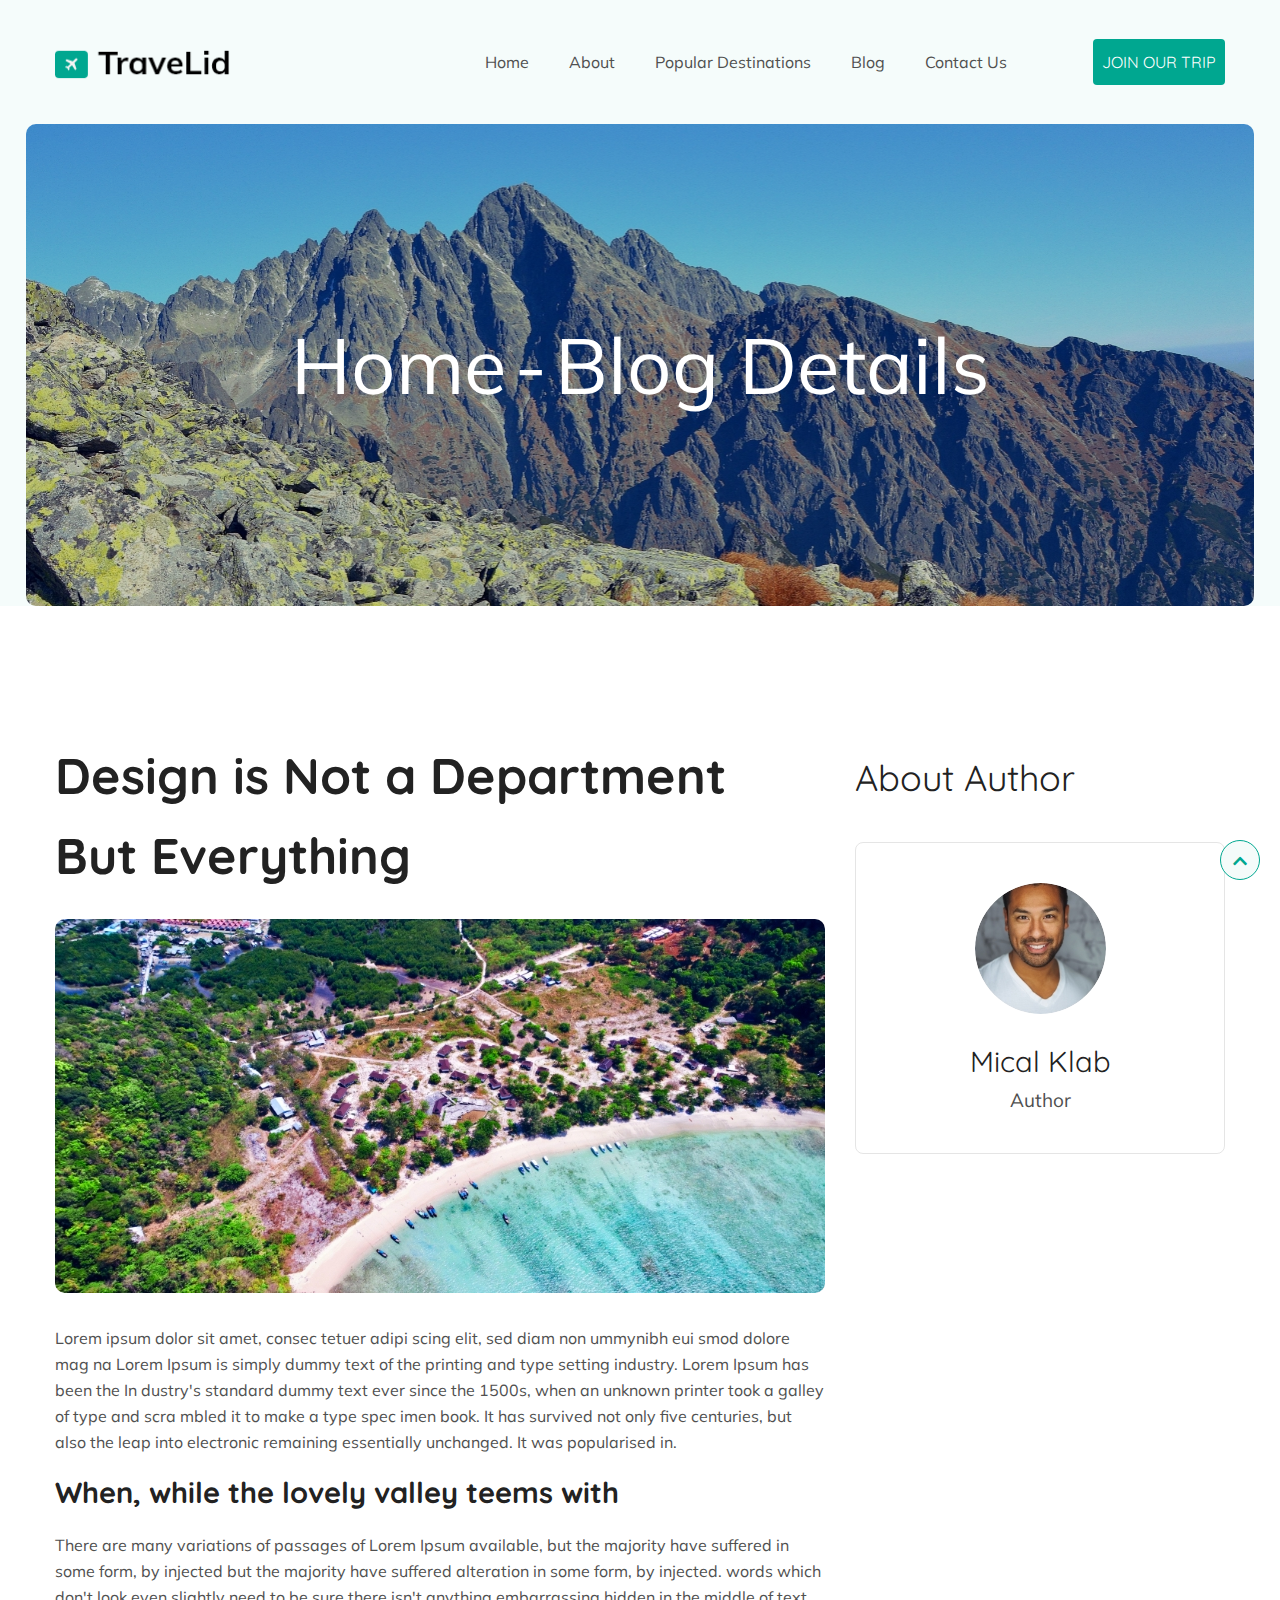
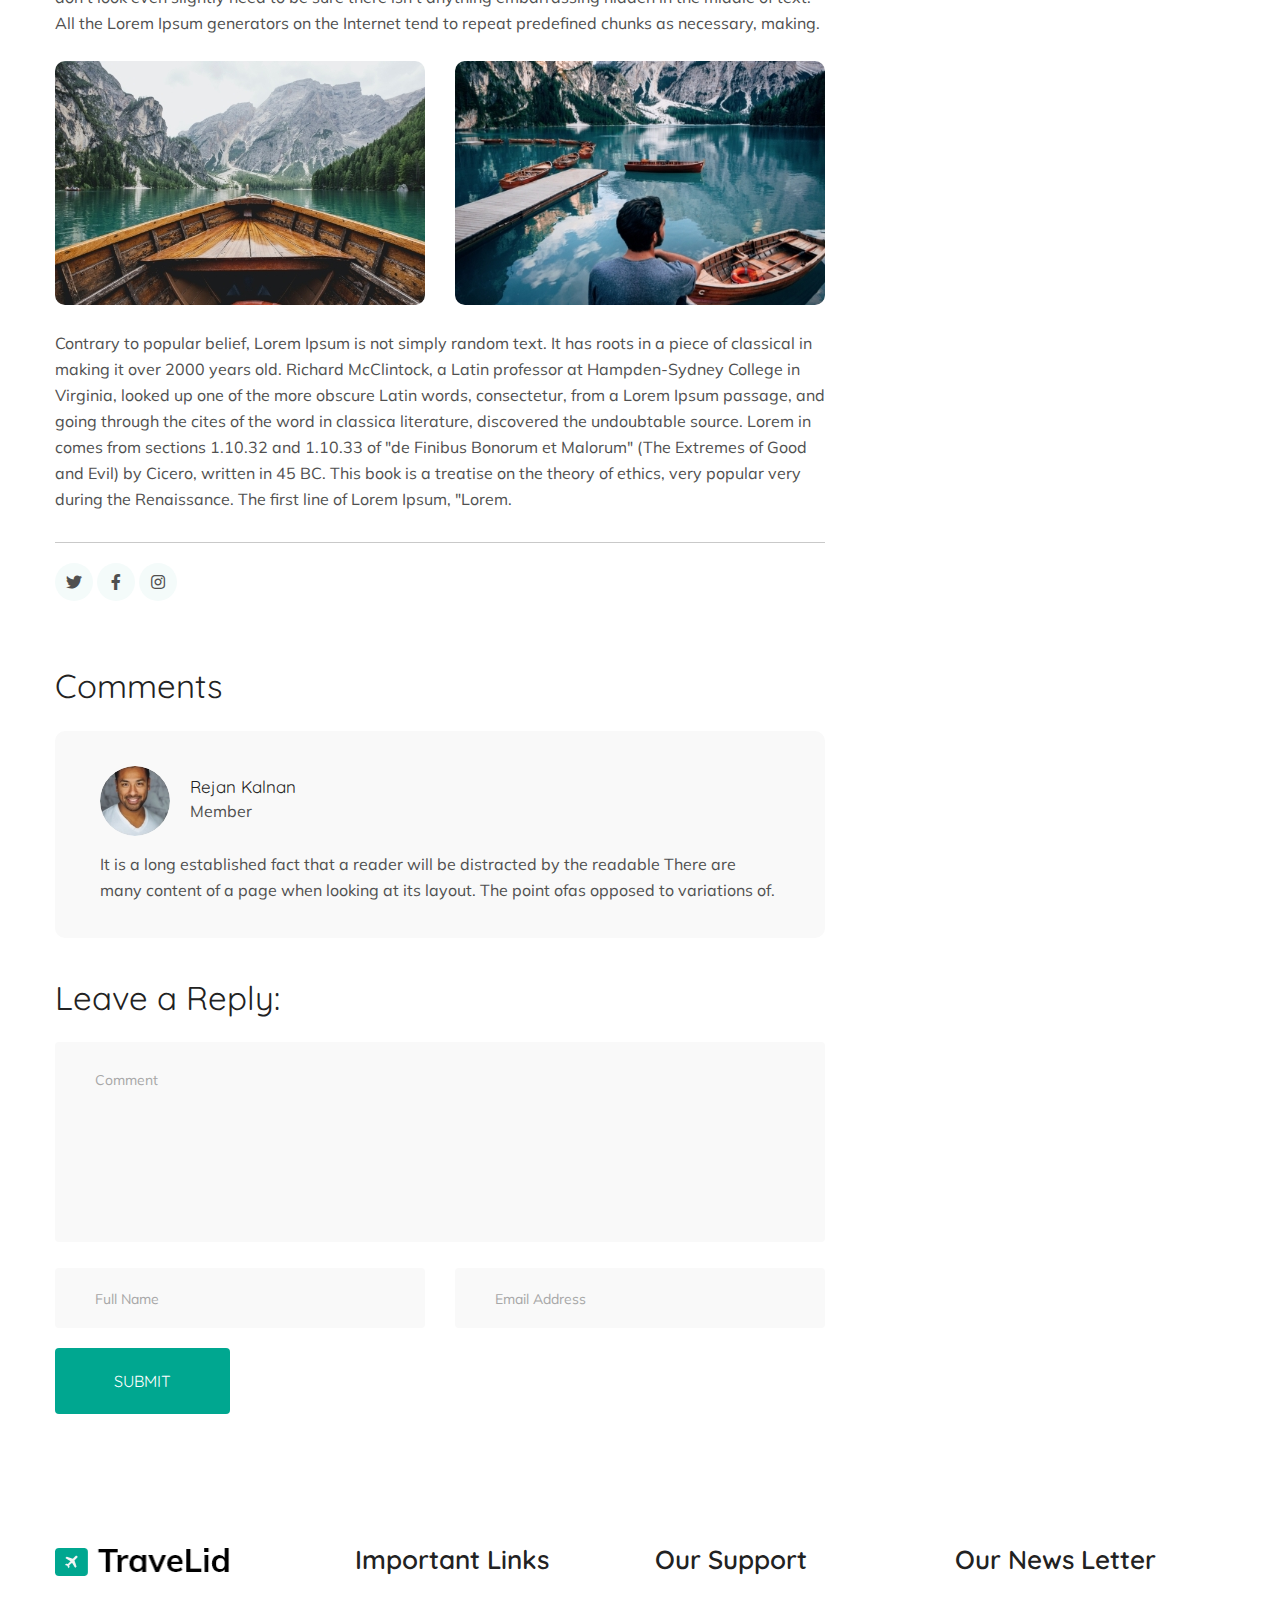
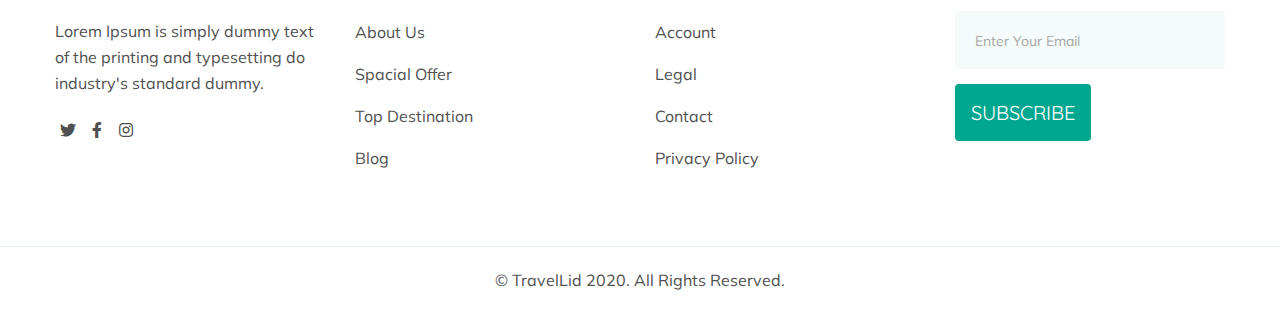
<file: blog_details.html>
<!DOCTYPE html>
<html lang="en">

<head>
    <meta charset="UTF-8">
    <title>TravleLid</title>
    <meta name="viewport" content="width=device-width, initial-scale=1.0">
    <link rel="icon" href="img/favicon/favicon.png" type="image/gif" sizes="16x16">
    <link rel="stylesheet" href="css/bootstrap.min.css">
    <link rel="stylesheet" href="css/fontawesome-all.min.css">
    <link rel="stylesheet" href="css/meanmenu.css">
    <link rel="stylesheet" href="css/magnific-popup.css">
    <link rel="stylesheet" href="css/slick.css">
    <link rel="stylesheet" href="css/jquery-ui.css">
    <link rel="stylesheet" href="css/nice-select.css">
    <link rel="stylesheet" href="css/default.css">
    <link rel="stylesheet" href="css/style.css">
    <link rel="stylesheet" href="css/responsive.css">
</head>

<body>
    <header id="header-area" class="header-full-part">
        <div class="header-top">
            <div class="container">
                <div class="row align-items-center">
                    <div class="col-xl-3 col-lg-3 col-md-5 col-sm-5 col-5">
                        <div class="logo">
                            <a href="index.html">
                                <img src="img/logo/logo.png" alt="">
                            </a>
                        </div>
                    </div>
                    <div class="col-xl-7 col-lg-7 d-none d-lg-block">
                        <div class="main-menu">
                            <nav id="mobile-menu">
                                <ul>
                                    <li><a href="index.html">Home</a>
                                        <!-- sub menu -->
                                        <ul class="sub-menu">
                                            <li><a href="blog_details.html">Blog Details</a></li>
                                            <li><a href="check_out.html">Check Out</a></li>
                                        </ul>
                                    </li>
                                    <li><a href="about.html">About</a></li>
                                    <li><a href="popular_destinations.html">Popular Destinations</a></li>
                                    <li><a href="blog_post.html">Blog</a></li>
                                    <li><a href="contact.html">Contact Us</a></li>
                                </ul>
                            </nav>
                        </div>
                    </div>
                    <div class="col-xl-2 col-lg-2 col-md-6 col-sm-6 col-5">
                        <div class="header-btn">
                            <a href="#" class="btn">Join Our Trip</a>
                        </div>
                    </div>
                </div>
                <div class="mobile-menu"></div>
            </div>
        </div>
        <!-- slider area -->
        <div class="slider-area">
            <div class="slider-part" style="background: linear-gradient(rgba(0, 0, 0, 0.2) , rgba(0, 0, 0, 0.2)), url(img/slider/blog_details.jpg);">
                <div class="container">
                    <div class="row">
                        <div class="col-lg-12">
                            <div class="slider-breadcrumb">
                                <nav aria-label="breadcrumb">
                                    <ol class="breadcrumb">
                                        <li class="breadcrumb-item"><a href="index.html">Home</a></li>
                                        <li class="breadcrumb-item active" aria-current="page">Blog Details</li>
                                    </ol>
                                </nav>
                            </div>
                        </div>
                    </div>
                </div>
            </div>
        </div>
    </header>
    <!-- Blog Post Details area -->
    <section id="blog-post" class="pt-130">
        <div class="container">
            <div class="row">
                <div class="col-lg-8 col-md-8">
                    <div class="single-post">
                        <div class="post-title blog-title">
                            <h2>Design is Not a Department But Everything</h2>
                        </div>
                        <div class="post-img">
                            <img src="img/blog/blog1.jpg" alt="">
                        </div>
                        <div class="post-text">
                            <p>Lorem ipsum dolor sit amet, consec tetuer adipi scing elit, sed diam non ummynibh eui smod dolore mag na Lorem Ipsum is simply dummy text of the printing and type setting industry. Lorem Ipsum has been the In dustry's standard dummy text ever since the 1500s, when an unknown printer took a galley of type and scra mbled it to make a type spec imen book. It has survived not only five centuries, but also the leap into electronic remaining essentially unchanged. It was popularised in.</p>
                            <h3>When, while the lovely valley teems with</h3>
                            <p>There are many variations of passages of Lorem Ipsum available, but the majority have suffered in some form, by injected but the majority have suffered alteration in some form, by injected. words which don't look even slightly need to be sure there isn't anything embarrassing hidden in the middle of text. All the Lorem Ipsum generators on the Internet tend to repeat predefined chunks as necessary, making.</p>
                            <div class="post-img post-into-img">
                                <div class="row">
                                    <div class="col-lg-6 col-md-6 pb-25">
                                        <img src="img/blog/blog-details1.jpg" alt="">
                                    </div>
                                    <div class="col-lg-6 col-md-6 pb-25">
                                        <img src="img/blog/blog-details2.jpg" alt="">
                                    </div>
                                </div>
                            </div>
                            <p>Contrary to popular belief, Lorem Ipsum is not simply random text. It has roots in a piece of classical in making it over 2000 years old. Richard McClintock, a Latin professor at Hampden-Sydney College in Virginia, looked up one of the more obscure Latin words, consectetur, from a Lorem Ipsum passage, and going through the cites of the word in classica literature, discovered the undoubtable source. Lorem in comes from sections 1.10.32 and 1.10.33 of "de Finibus Bonorum et Malorum" (The Extremes of Good and Evil) by Cicero, written in 45 BC. This book is a treatise on the theory of ethics, very popular very during the Renaissance. The first line of Lorem Ipsum, "Lorem.</p>
                        </div>
                        <div class="post-social bottom-social">
                            <a href="#"><i class="fab fa-twitter"></i></a>
                            <a href="#"><i class="fab fa-facebook-f"></i></a>
                            <a href="#"><i class="fab fa-instagram"></i></a>
                        </div>
                    </div>
                </div>
                <div class="col-lg-4 col-md-4">
                    <div class="side-bar pb-50">
                        <div class="post-author">
                            <h3>About Author</h3>
                            <div class="author-info-details">
                                <div class="author-img">
                                    <img src="img/author/author2.jpg" alt="">
                                </div>
                                <div class="author-details">
                                    <h2>Mical Klab</h2>
                                    <p>Author</p>
                                </div>
                            </div>
                        </div>
                    </div>
                </div>
                <div class="col-lg-8 col-md-8">
                    <div class="comment-area pb-40">
                        <div class="post-comment">
                            <h4>Comments</h4>
                            <div class="comment-details">
                                <div class="comment-author-details d-flex align-items-center">
                                    <div class="comment-author-img">
                                        <img src="img/author/author1.jpg" alt="">
                                    </div>
                                    <div class="author-info">
                                        <h4>Rejan Kalnan</h4>
                                        <p>Member</p>
                                    </div>
                                </div>
                                <div class="comment-text">
                                    <p>It is a long established fact that a reader will be distracted by the readable There are many content of a page when looking at its layout. The point ofas opposed to variations of.</p>
                                </div>
                            </div>
                        </div>
                        <div class="leave-comment">
                            <h4>Leave a Reply:</h4>
                            <form action="#">
                                <div class="row">
                                    <div class="col-lg-12">
                                        <textarea name="comment" id="comment" cols="30" rows="10" placeholder="Comment"></textarea>
                                    </div>
                                    <div class="col-lg-6">
                                        <input type="text" placeholder="Full Name">
                                    </div>
                                    <div class="col-lg-6">
                                        <input type="email" placeholder="Email Address">
                                    </div>
                                    <div class="col-lg-12">
                                        <div class="comment-btn">
                                            <a href="#" class="btn">Submit</a>
                                        </div>
                                    </div>
                                </div>
                            </form>
                        </div>
                    </div>
                </div>
            </div>
        </div>
    </section>
    <!-- footer area -->
    <footer class="footer-area pt-85">
        <div class="footer-top pb-45">
            <div class="container">
                <div class="row">
                    <div class="col-lg-3 col-md-6 col-sm-6">
                        <div class="footer-items">
                            <div class="footer-logo">
                                <img src="img/logo/logo.png" alt="">
                            </div>
                            <div class="footer-text">
                                <p>Lorem Ipsum is simply dummy text of the printing and typesetting do industry's standard dummy.</p>
                            </div>
                            <div class="bottom-social">
                                <a href="#"><i class="fab fa-twitter"></i></a>
                                <a href="#"><i class="fab fa-facebook-f"></i></a>
                                <a href="#"><i class="fab fa-instagram"></i></a>
                            </div>
                        </div>
                    </div>
                    <div class="col-lg-3 col-md-6 col-sm-6">
                        <div class="footer-items">
                            <div class="footer-title">
                                <h3>Important Links</h3>
                            </div>
                            <div class="footer-text">
                                <ul>
                                    <li><a href="#">About Us</a></li>
                                    <li><a href="#">Spacial Offer</a></li>
                                    <li><a href="#">Top Destination</a></li>
                                    <li><a href="#">Blog</a></li>
                                </ul>
                            </div>
                        </div>
                    </div>
                    <div class="col-lg-3 col-md-6 col-sm-6">
                        <div class="footer-items">
                            <div class="footer-title">
                                <h3>Our Support</h3>
                            </div>
                            <div class="footer-text">
                                <ul>
                                    <li><a href="#">Account</a></li>
                                    <li><a href="#">Legal</a></li>
                                    <li><a href="#">Contact</a></li>
                                    <li><a href="#">Privacy Policy</a></li>
                                </ul>
                            </div>
                        </div>
                    </div>
                    <div class="col-lg-3 col-md-6 col-sm-6">
                        <div class="footer-items">
                            <div class="footer-title">
                                <h3>Our News Letter</h3>
                            </div>
                            <div class="footer-text">
                                <form action="#">
                                    <div class="newsletter-input">
                                        <input type="text" placeholder="Enter Your Email">
                                    </div>
                                    <div class="newsletter-btn">
                                        <button class="btn">Subscribe</button>
                                    </div>
                                </form>
                            </div>
                        </div>
                    </div>
                </div>
            </div>
        </div>
        <div class="footer-bottom">
            <div class="container">
                <div class="row">
                    <div class="col-lg-12">
                        <div class="copy-right">
                            <p>© TravelLid 2020. All Rights Reserved.</p>
                        </div>
                    </div>
                </div>
            </div>
        </div>
        <!-- Scroll to Top -->
        <div><a href="javascript:" id="return-to-top"><i class="fas fa-chevron-up"></i></a></div>
    </footer>
    <!-- All Javascript Here -->
    <script src="js/jquery-1.12.4.min.js"></script>
    <script src="js/popper.min.js"></script>
    <script src="js/bootstrap.min.js"></script>
    <script src="js/jquery.meanmenu.min.js"></script>
    <script src="js/isotope.pkgd.min.js"></script>
    <script src="js/jquery.magnific-popup.min.js"></script>
    <script src="js/slick.min.js"></script>
    <script src="js/jquery-ui.js"></script>
    <script src="js/jquery.nice-select.min.js"></script>
    <script src="js/jquery.counterup.min.js"></script>
    <script src="js/waypoints.min.js"></script>
    <script src="js/main.js"></script>
</body>

</html>
</file>
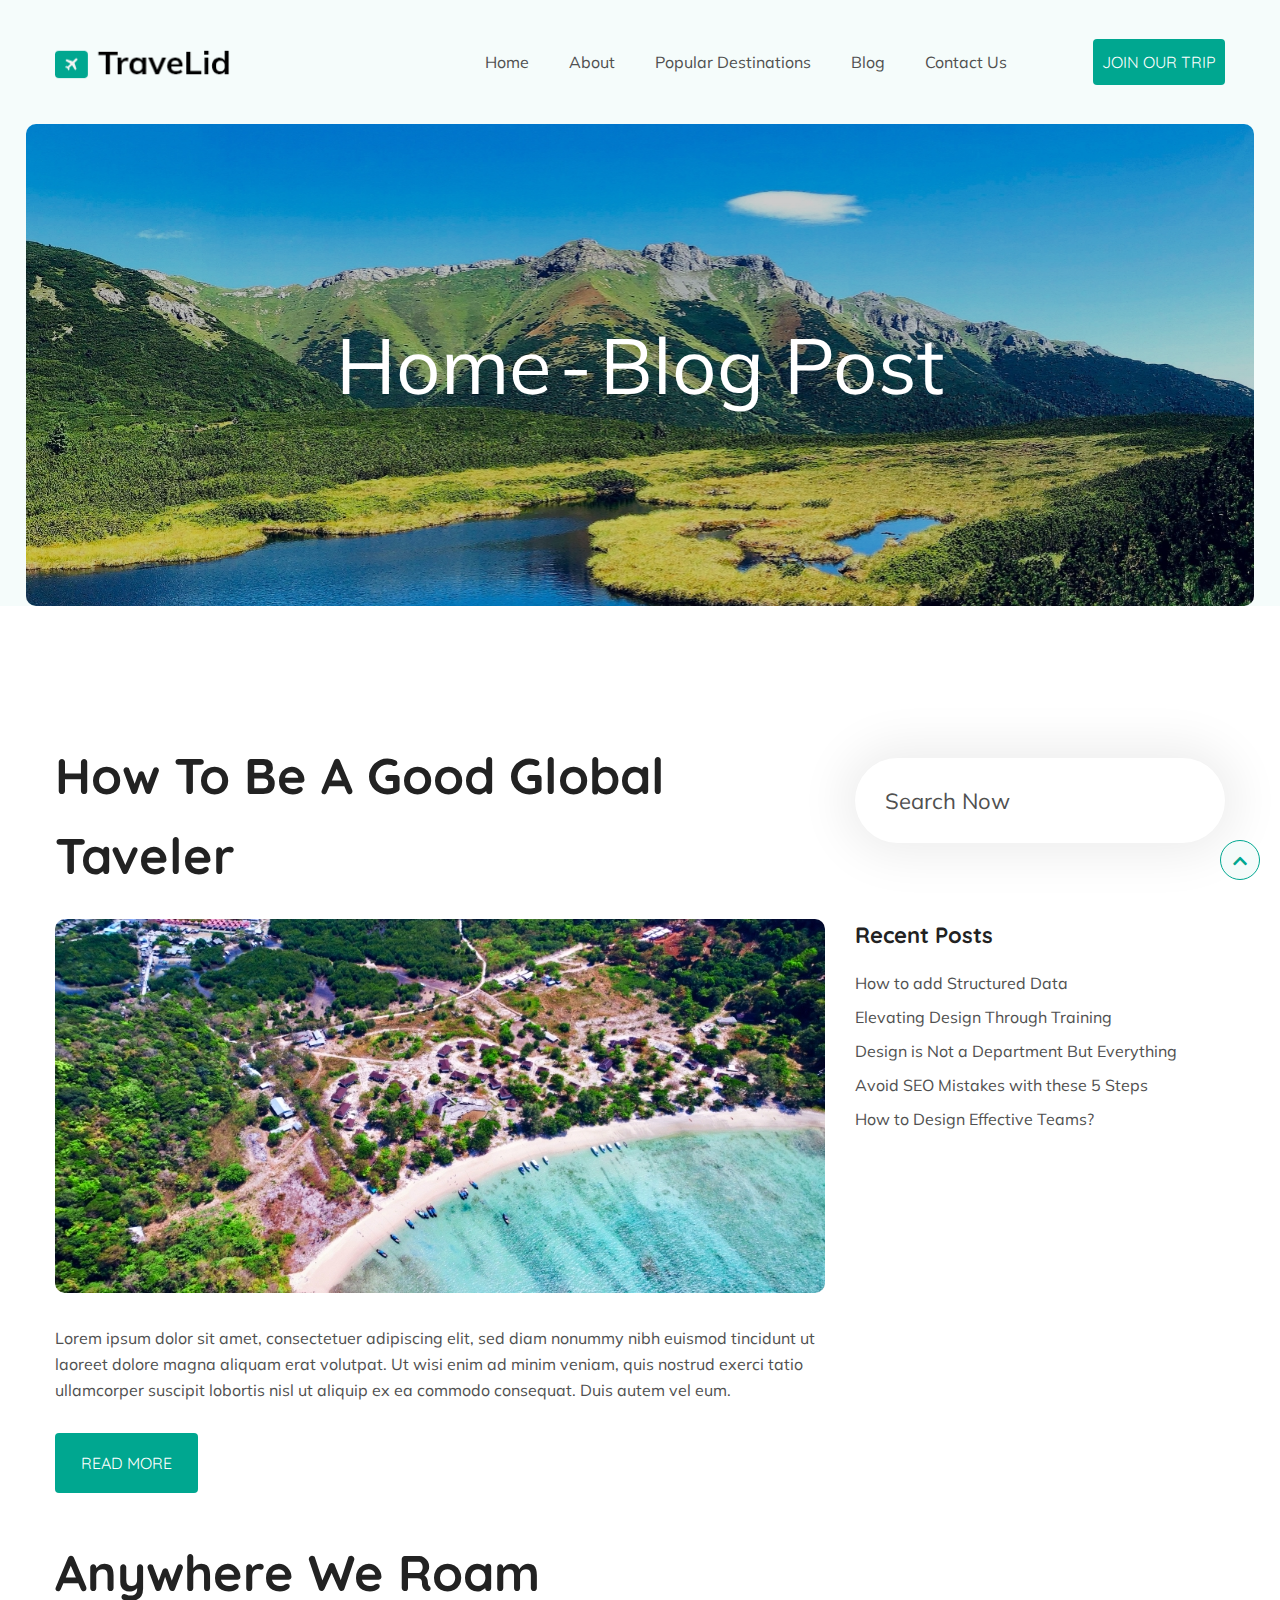
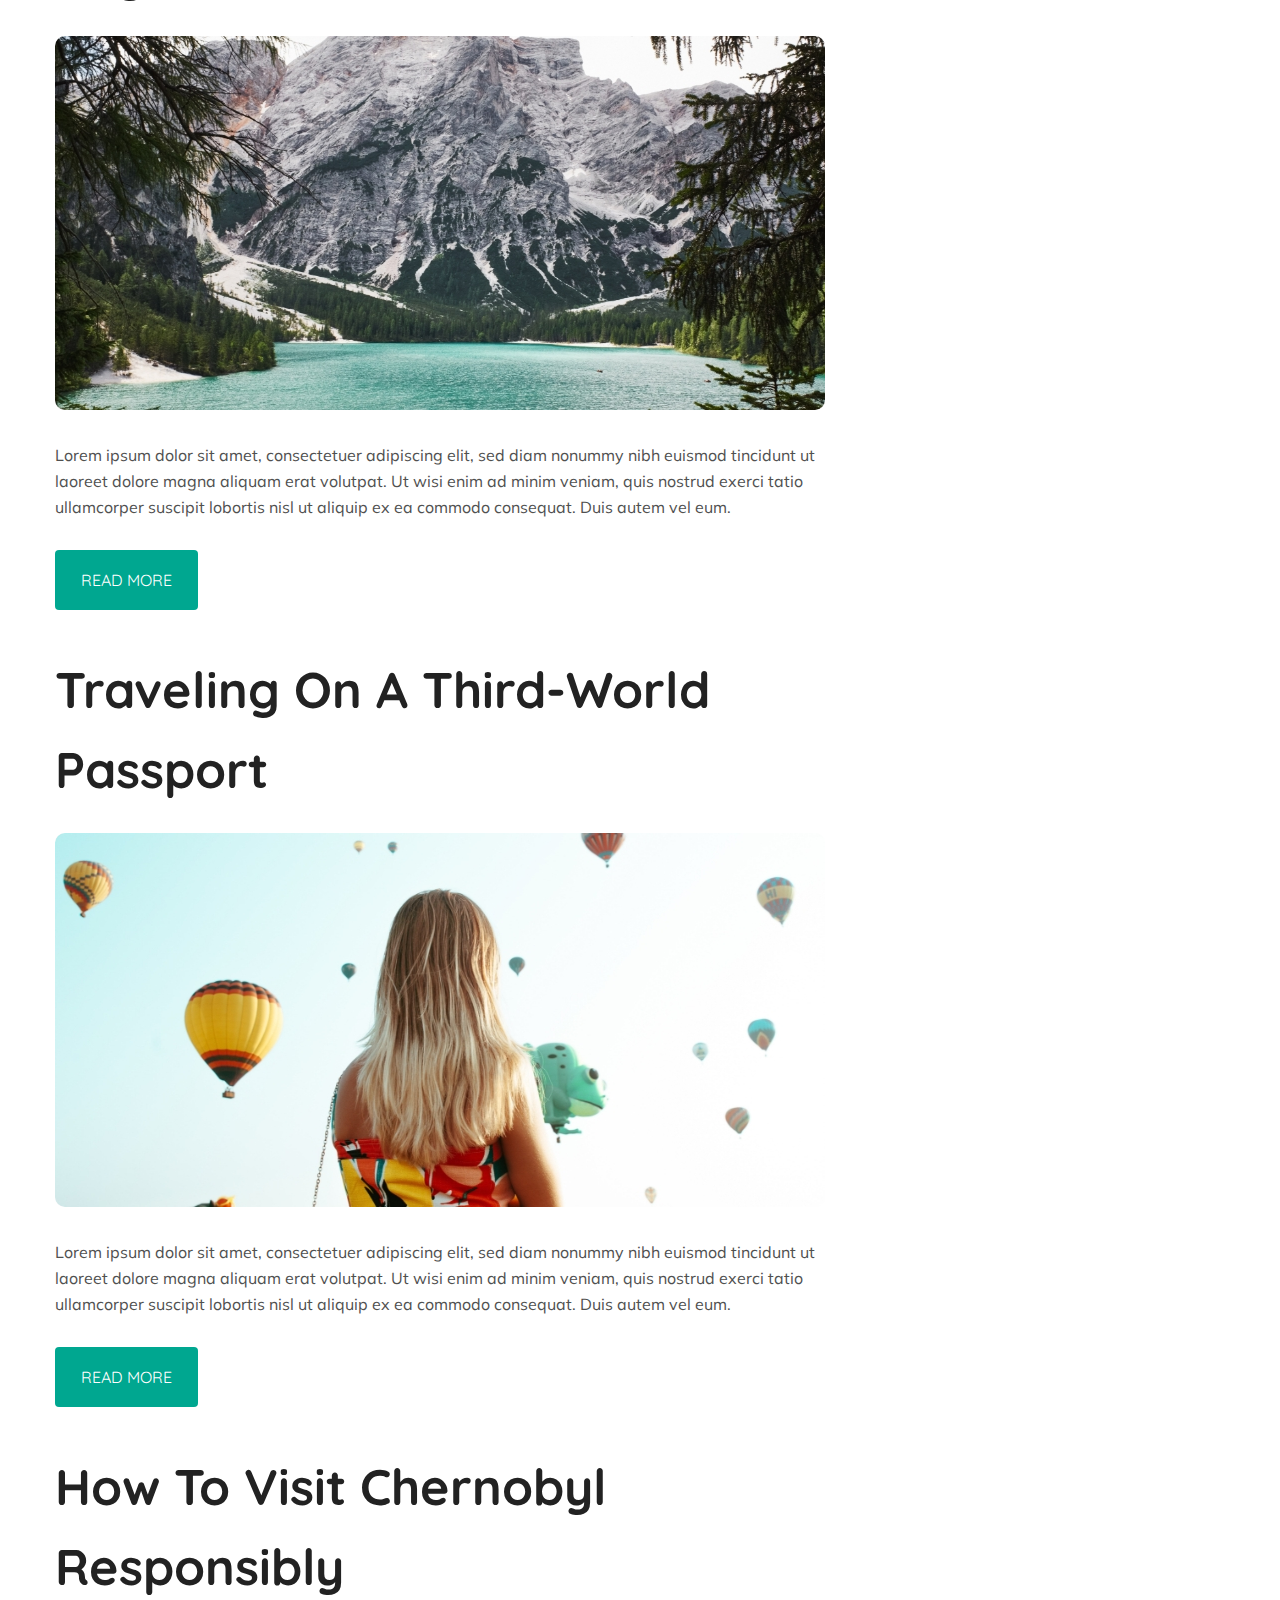
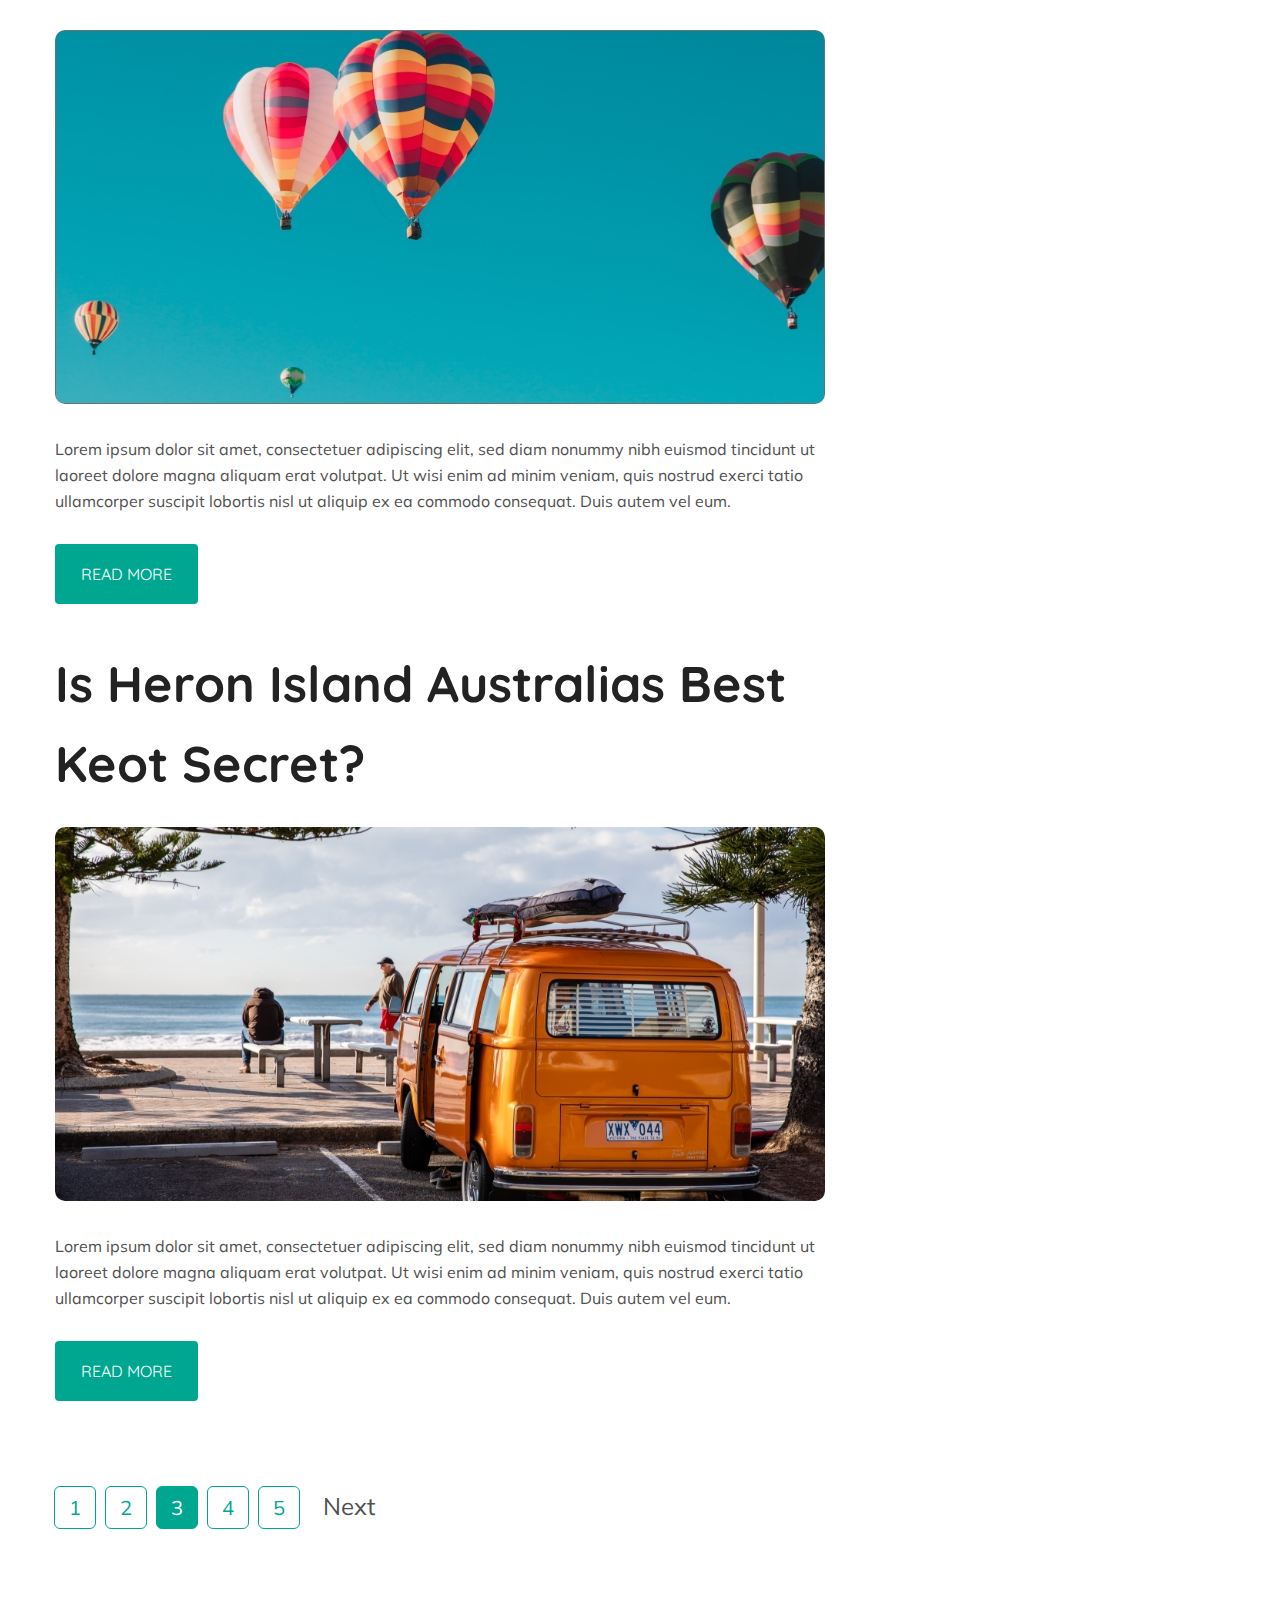
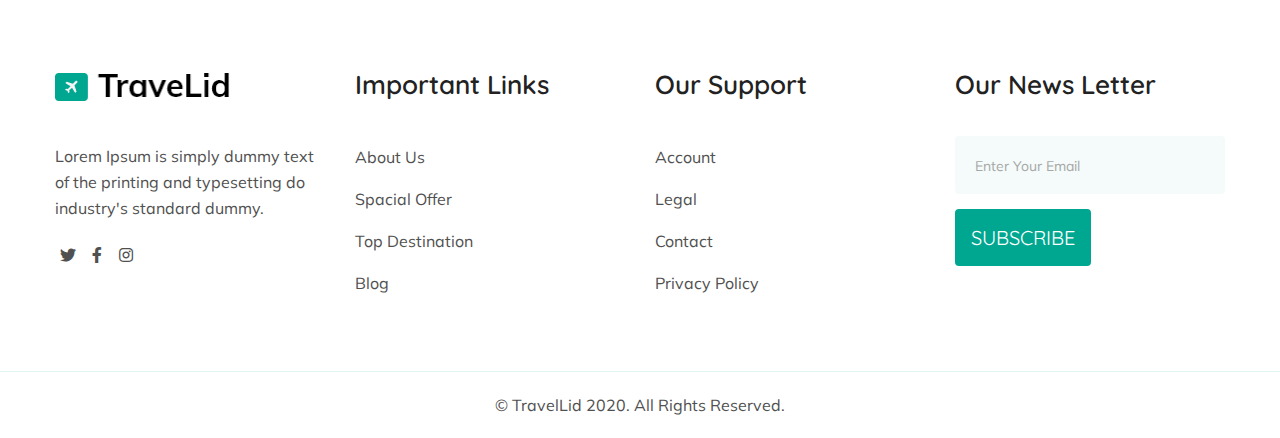
<file: blog_post.html>
<!DOCTYPE html>
<html lang="en">

<head>
    <meta charset="UTF-8">
    <title>TravleLid</title>
    <meta name="viewport" content="width=device-width, initial-scale=1.0">
    <link rel="icon" href="img/favicon/favicon.png" type="image/gif" sizes="16x16">
    <link rel="stylesheet" href="css/bootstrap.min.css">
    <link rel="stylesheet" href="css/fontawesome-all.min.css">
    <link rel="stylesheet" href="css/meanmenu.css">
    <link rel="stylesheet" href="css/magnific-popup.css">
    <link rel="stylesheet" href="css/slick.css">
    <link rel="stylesheet" href="css/jquery-ui.css">
    <link rel="stylesheet" href="css/nice-select.css">
    <link rel="stylesheet" href="css/default.css">
    <link rel="stylesheet" href="css/style.css">
    <link rel="stylesheet" href="css/responsive.css">
</head>

<body>
    <header id="header-area" class="header-full-part">
        <div class="header-top">
            <div class="container">
                <div class="row align-items-center">
                    <div class="col-xl-3 col-lg-3 col-md-5 col-sm-5 col-5">
                        <div class="logo">
                            <a href="index.html">
                                <img src="img/logo/logo.png" alt="">
                            </a>
                        </div>
                    </div>
                    <div class="col-xl-7 col-lg-7 d-none d-lg-block">
                        <div class="main-menu">
                            <nav id="mobile-menu">
                                <ul>
                                    <li><a href="index.html">Home</a>
                                        <!-- sub menu -->
                                        <ul class="sub-menu">
                                            <li><a href="blog_details.html">Blog Details</a></li>
                                            <li><a href="check_out.html">Check Out</a></li>
                                        </ul>
                                    </li>
                                    <li><a href="about.html">About</a></li>
                                    <li><a href="popular_destinations.html">Popular Destinations</a></li>
                                    <li><a href="blog_post.html">Blog</a></li>
                                    <li><a href="contact.html">Contact Us</a></li>
                                </ul>
                            </nav>
                        </div>
                    </div>
                    <div class="col-xl-2 col-lg-2 col-md-6 col-sm-6 col-5">
                        <div class="header-btn">
                            <a href="#" class="btn">Join Our Trip</a>
                        </div>
                    </div>
                </div>
                <div class="mobile-menu"></div>
            </div>
        </div>
        <!-- slider area -->
        <div class="slider-area">
            <div class="slider-part" style="background: linear-gradient(rgba(0, 0, 0, 0.2) , rgba(0, 0, 0, 0.2)), url(img/slider/blog_post.jpg);">
                <div class="container">
                    <div class="row">
                        <div class="col-lg-12">
                            <div class="slider-breadcrumb">
                                <nav aria-label="breadcrumb">
                                    <ol class="breadcrumb">
                                        <li class="breadcrumb-item"><a href="index.html">Home</a></li>
                                        <li class="breadcrumb-item active" aria-current="page">Blog Post</li>
                                    </ol>
                                </nav>
                            </div>
                        </div>
                    </div>
                </div>
            </div>
        </div>
    </header>
    <!-- Blog Post area -->
    <section id="blog-post" class="pt-130">
        <div class="container">
            <div class="row">
                <div class="col-lg-8 col-md-8">
                    <div class="single-post pb-40">
                        <div class="post-title">
                            <h2>How To Be A Good Global Taveler</h2>
                        </div>
                        <div class="post-img">
                            <img src="img/blog/blog1.jpg" alt="">
                        </div>
                        <div class="post-text">
                            <p>Lorem ipsum dolor sit amet, consectetuer adipiscing elit, sed diam nonummy nibh euismod tincidunt ut laoreet dolore magna aliquam erat volutpat. Ut wisi enim ad minim veniam, quis nostrud exerci tatio ullamcorper suscipit lobortis nisl ut aliquip ex ea commodo consequat. Duis autem vel eum.</p>
                        </div>
                        <div class="post-btn">
                            <a href="#" class="btn">Read More</a>
                        </div>
                    </div>
                    <div class="single-post pb-40">
                        <div class="post-title">
                            <h2>Anywhere We Roam</h2>
                        </div>
                        <div class="post-img">
                            <img src="img/blog/blog2.jpg" alt="">
                        </div>
                        <div class="post-text">
                            <p>Lorem ipsum dolor sit amet, consectetuer adipiscing elit, sed diam nonummy nibh euismod tincidunt ut laoreet dolore magna aliquam erat volutpat. Ut wisi enim ad minim veniam, quis nostrud exerci tatio ullamcorper suscipit lobortis nisl ut aliquip ex ea commodo consequat. Duis autem vel eum.</p>
                        </div>
                        <div class="post-btn">
                            <a href="#" class="btn">Read More</a>
                        </div>
                    </div>
                    <div class="single-post pb-40">
                        <div class="post-title">
                            <h2>Traveling On A Third-World Passport</h2>
                        </div>
                        <div class="post-img">
                            <img src="img/blog/blog3.jpg" alt="">
                        </div>
                        <div class="post-text">
                            <p>Lorem ipsum dolor sit amet, consectetuer adipiscing elit, sed diam nonummy nibh euismod tincidunt ut laoreet dolore magna aliquam erat volutpat. Ut wisi enim ad minim veniam, quis nostrud exerci tatio ullamcorper suscipit lobortis nisl ut aliquip ex ea commodo consequat. Duis autem vel eum.</p>
                        </div>
                        <div class="post-btn">
                            <a href="#" class="btn">Read More</a>
                        </div>
                    </div>
                    <div class="single-post pb-40">
                        <div class="post-title">
                            <h2>How To Visit Chernobyl Responsibly</h2>
                        </div>
                        <div class="post-img">
                            <img src="img/blog/blog4.jpg" alt="">
                        </div>
                        <div class="post-text">
                            <p>Lorem ipsum dolor sit amet, consectetuer adipiscing elit, sed diam nonummy nibh euismod tincidunt ut laoreet dolore magna aliquam erat volutpat. Ut wisi enim ad minim veniam, quis nostrud exerci tatio ullamcorper suscipit lobortis nisl ut aliquip ex ea commodo consequat. Duis autem vel eum.</p>
                        </div>
                        <div class="post-btn">
                            <a href="#" class="btn">Read More</a>
                        </div>
                    </div>
                    <div class="single-post pb-40">
                        <div class="post-title">
                            <h2>Is Heron Island Australias Best Keot Secret?</h2>
                        </div>
                        <div class="post-img">
                            <img src="img/blog/blog5.jpg" alt="">
                        </div>
                        <div class="post-text">
                            <p>Lorem ipsum dolor sit amet, consectetuer adipiscing elit, sed diam nonummy nibh euismod tincidunt ut laoreet dolore magna aliquam erat volutpat. Ut wisi enim ad minim veniam, quis nostrud exerci tatio ullamcorper suscipit lobortis nisl ut aliquip ex ea commodo consequat. Duis autem vel eum.</p>
                        </div>
                        <div class="post-btn">
                            <a href="#" class="btn">Read More</a>
                        </div>
                    </div>
                    <div class="post-pagination pt-45 pb-50">
                        <nav aria-label="Page navigation">
                            <ul class="pagination">
                                <li class="page-item disabled">
                                    <a class="page-link" href="#" tabindex="-1">Previous</a>
                                </li>
                                <li class="page-item"><a class="page-link" href="#">1</a></li>
                                <li class="page-item"><a class="page-link" href="#">2</a></li>
                                <li class="page-item active">
                                    <a class="page-link" href="#">3 <span class="sr-only">(current)</span></a>
                                </li>
                                <li class="page-item"><a class="page-link" href="#">4</a></li>
                                <li class="page-item"><a class="page-link" href="#">5</a></li>
                                <li class="page-item">
                                    <a class="page-link" href="#">Next</a>
                                </li>
                            </ul>
                        </nav>
                    </div>
                </div>
                <div class="col-lg-4 col-md-4">
                    <div class="side-bar pb-50">
                        <div class="search-post">
                            <form action="#">
                                <input type="text" placeholder="Search Now">
                            </form>
                        </div>
                        <div class="recent-post">
                            <div class="recent-title">
                                <h3>Recent Posts</h3>
                            </div>
                            <div class="recent-list">
                                <ul>
                                    <li><a href="#">How to add Structured Data</a></li>
                                    <li><a href="#">Elevating Design Through Training</a></li>
                                    <li><a href="#">Design is Not a Department But Everything</a></li>
                                    <li><a href="#">Avoid SEO Mistakes with these 5 Steps</a></li>
                                    <li><a href="#">How to Design Effective Teams?</a></li>
                                </ul>
                            </div>
                        </div>
                    </div>
                </div>
            </div>
        </div>
    </section>
    <!-- footer area -->
    <footer class="footer-area pt-85">
        <div class="footer-top pb-45">
            <div class="container">
                <div class="row">
                    <div class="col-lg-3 col-md-6 col-sm-6">
                        <div class="footer-items">
                            <div class="footer-logo">
                                <img src="img/logo/logo.png" alt="">
                            </div>
                            <div class="footer-text">
                                <p>Lorem Ipsum is simply dummy text of the printing and typesetting do industry's
                                    standard dummy.</p>
                            </div>
                            <div class="bottom-social">
                                <a href="#"><i class="fab fa-twitter"></i></a>
                                <a href="#"><i class="fab fa-facebook-f"></i></a>
                                <a href="#"><i class="fab fa-instagram"></i></a>
                            </div>
                        </div>
                    </div>
                    <div class="col-lg-3 col-md-6 col-sm-6">
                        <div class="footer-items">
                            <div class="footer-title">
                                <h3>Important Links</h3>
                            </div>
                            <div class="footer-text">
                                <ul>
                                    <li><a href="#">About Us</a></li>
                                    <li><a href="#">Spacial Offer</a></li>
                                    <li><a href="#">Top Destination</a></li>
                                    <li><a href="#">Blog</a></li>
                                </ul>
                            </div>
                        </div>
                    </div>
                    <div class="col-lg-3 col-md-6 col-sm-6">
                        <div class="footer-items">
                            <div class="footer-title">
                                <h3>Our Support</h3>
                            </div>
                            <div class="footer-text">
                                <ul>
                                    <li><a href="#">Account</a></li>
                                    <li><a href="#">Legal</a></li>
                                    <li><a href="#">Contact</a></li>
                                    <li><a href="#">Privacy Policy</a></li>
                                </ul>
                            </div>
                        </div>
                    </div>
                    <div class="col-lg-3 col-md-6 col-sm-6">
                        <div class="footer-items">
                            <div class="footer-title">
                                <h3>Our News Letter</h3>
                            </div>
                            <div class="footer-text">
                                <form action="#">
                                    <div class="newsletter-input">
                                        <input type="text" placeholder="Enter Your Email">
                                    </div>
                                    <div class="newsletter-btn">
                                        <button class="btn">Subscribe</button>
                                    </div>
                                </form>
                            </div>
                        </div>
                    </div>
                </div>
            </div>
        </div>
        <div class="footer-bottom">
            <div class="container">
                <div class="row">
                    <div class="col-lg-12">
                        <div class="copy-right">
                            <p>© TravelLid 2020. All Rights Reserved.</p>
                        </div>
                    </div>
                </div>
            </div>
        </div>
        <!-- Scroll to Top -->
        <div><a href="javascript:" id="return-to-top"><i class="fas fa-chevron-up"></i></a></div>
    </footer>
    <!-- All Javascript Here -->
    <script src="js/jquery-1.12.4.min.js"></script>
    <script src="js/popper.min.js"></script>
    <script src="js/bootstrap.min.js"></script>
    <script src="js/jquery.meanmenu.min.js"></script>
    <script src="js/isotope.pkgd.min.js"></script>
    <script src="js/jquery.magnific-popup.min.js"></script>
    <script src="js/slick.min.js"></script>
    <script src="js/jquery-ui.js"></script>
    <script src="js/jquery.nice-select.min.js"></script>
    <script src="js/jquery.counterup.min.js"></script>
    <script src="js/waypoints.min.js"></script>
    <script src="js/main.js"></script>
</body>

</html>
</file>
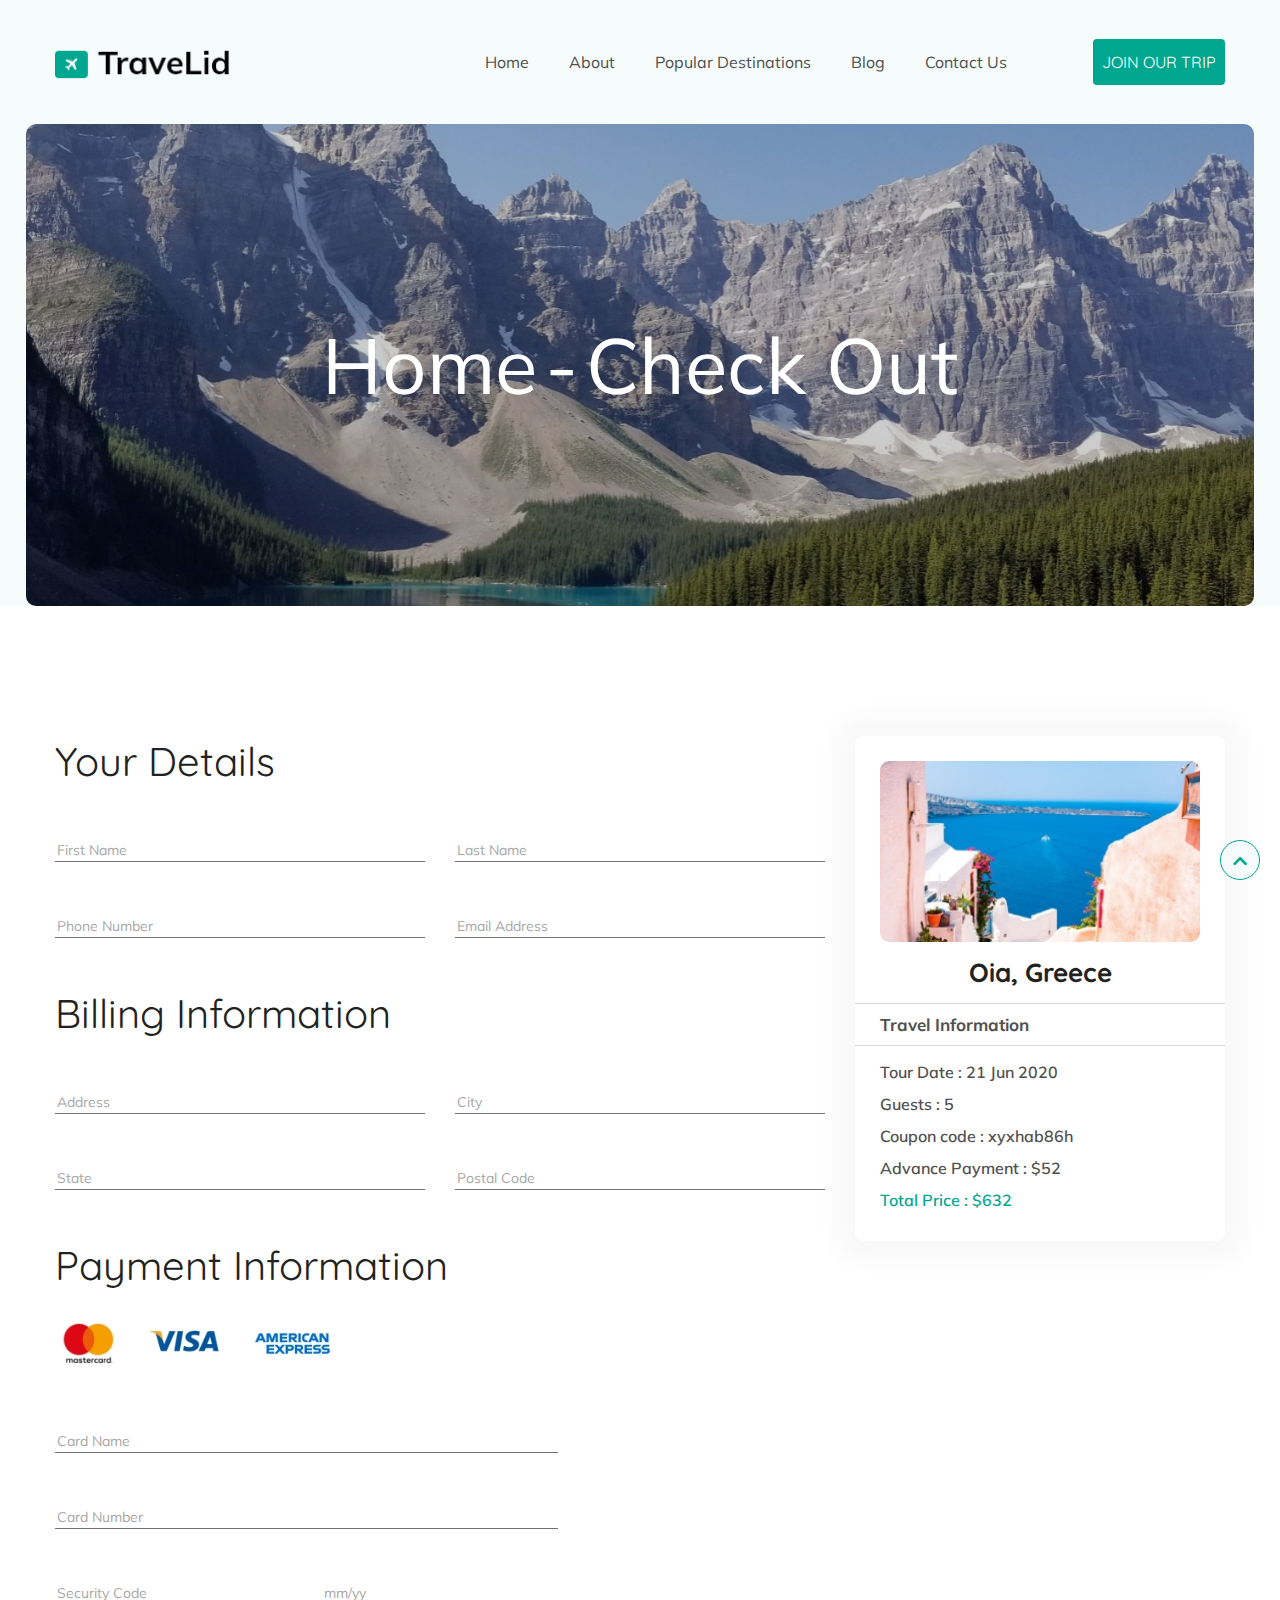
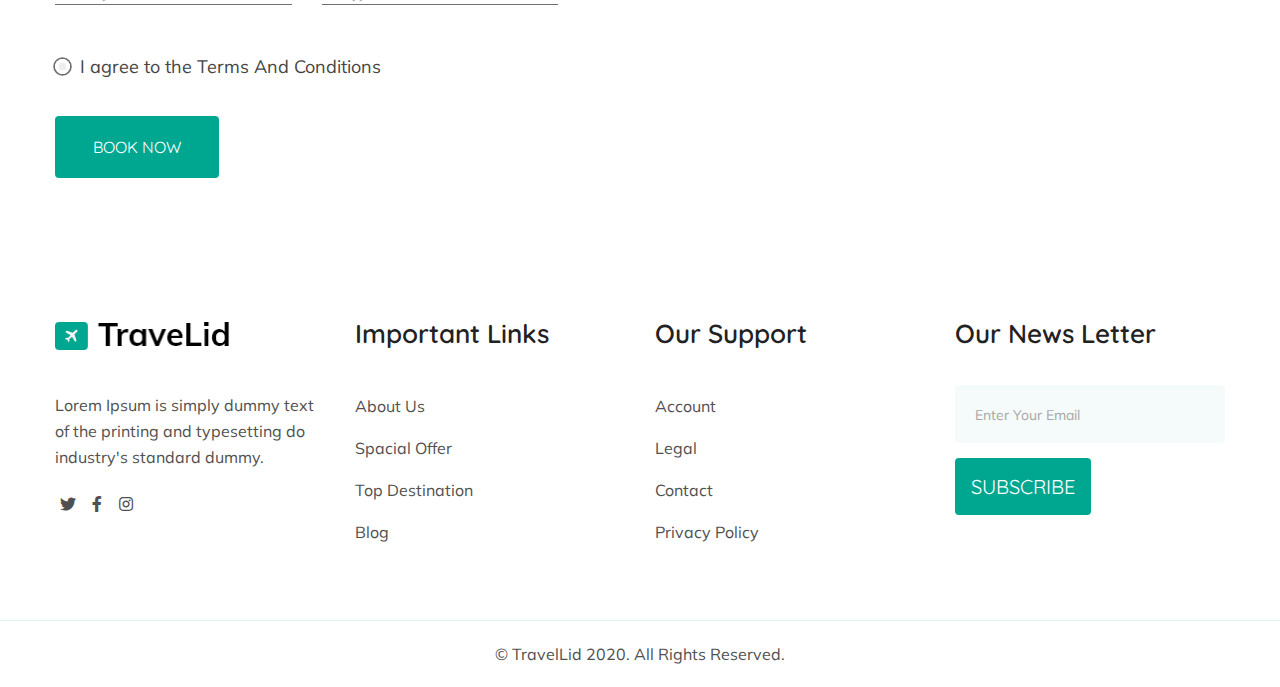
<file: check_out.html>
<!DOCTYPE html>
<html lang="en">

<head>
    <meta charset="UTF-8">
    <title>TravleLid</title>
    <meta name="viewport" content="width=device-width, initial-scale=1.0">
    <link rel="icon" href="img/favicon/favicon.png" type="image/gif" sizes="16x16">
    <link rel="stylesheet" href="css/bootstrap.min.css">
    <link rel="stylesheet" href="css/fontawesome-all.min.css">
    <link rel="stylesheet" href="css/meanmenu.css">
    <link rel="stylesheet" href="css/magnific-popup.css">
    <link rel="stylesheet" href="css/slick.css">
    <link rel="stylesheet" href="css/jquery-ui.css">
    <link rel="stylesheet" href="css/nice-select.css">
    <link rel="stylesheet" href="css/default.css">
    <link rel="stylesheet" href="css/style.css">
    <link rel="stylesheet" href="css/responsive.css">
</head>

<body>
    <header id="header-area" class="header-full-part">
        <div class="header-top">
            <div class="container">
                <div class="row align-items-center">
                    <div class="col-xl-3 col-lg-3 col-md-5 col-sm-5 col-5">
                        <div class="logo">
                            <a href="index.html">
                                <img src="img/logo/logo.png" alt="">
                            </a>
                        </div>
                    </div>
                    <div class="col-xl-7 col-lg-7 d-none d-lg-block">
                        <div class="main-menu">
                            <nav id="mobile-menu">
                                <ul>
                                    <li><a href="index.html">Home</a>
                                        <!-- sub menu -->
                                        <ul class="sub-menu">
                                            <li><a href="blog_details.html">Blog Details</a></li>
                                            <li><a href="check_out.html">Check Out</a></li>
                                        </ul>
                                    </li>
                                    <li><a href="about.html">About</a></li>
                                    <li><a href="popular_destinations.html">Popular Destinations</a></li>
                                    <li><a href="blog_post.html">Blog</a></li>
                                    <li><a href="contact.html">Contact Us</a></li>
                                </ul>
                            </nav>
                        </div>
                    </div>
                    <div class="col-xl-2 col-lg-2 col-md-6 col-sm-6 col-5">
                        <div class="header-btn">
                            <a href="#" class="btn">Join Our Trip</a>
                        </div>
                    </div>
                </div>
                <div class="mobile-menu"></div>
            </div>
        </div>
        <!-- slider area -->
        <div class="slider-area">
            <div class="slider-part" style="background: linear-gradient(rgba(0, 0, 0, 0.2) , rgba(0, 0, 0, 0.2)), url(img/slider/check_out.jpg);">
                <div class="container">
                    <div class="row">
                        <div class="col-lg-12">
                            <div class="slider-breadcrumb">
                                <nav aria-label="breadcrumb">
                                    <ol class="breadcrumb">
                                        <li class="breadcrumb-item"><a href="index.html">Home</a></li>
                                        <li class="breadcrumb-item active" aria-current="page">Check Out</li>
                                    </ol>
                                </nav>
                            </div>
                        </div>
                    </div>
                </div>
            </div>
        </div>
    </header>
    <!-- Blog Post Details area -->
    <section id="blog-post" class="pt-130">
        <div class="container">
            <div class="row">
                <div class="col-lg-8 col-md-8 order-2 order-md-1">
                    <div class="check-out">
                        <form action="#">
                            <div class="check-details">
                                <div class="check-title mb-50">
                                    <h3>Your Details</h3>
                                </div>
                                <div class="check-form">
                                    <div class="row">
                                        <div class="col-lg-6 col-md-6 mb-50">
                                            <input type="text" placeholder="First Name">
                                        </div>
                                        <div class="col-lg-6 col-md-6 mb-50">
                                            <input type="text" placeholder="Last Name">
                                        </div>
                                        <div class="col-lg-6 col-md-6 mb-50">
                                            <input type="text" placeholder="Phone Number">
                                        </div>
                                        <div class="col-lg-6 col-md-6 mb-50">
                                            <input type="text" placeholder="Email Address">
                                        </div>
                                    </div>
                                </div>
                                <div class="check-title mb-50">
                                    <h3>Billing Information</h3>
                                </div>
                                <div class="check-form">
                                    <div class="row">
                                        <div class="col-lg-6 col-md-6 mb-50">
                                            <input type="text" placeholder="Address">
                                        </div>
                                        <div class="col-lg-6 col-md-6 mb-50">
                                            <input type="text" placeholder="City">
                                        </div>
                                        <div class="col-lg-6 col-md-6 mb-50">
                                            <input type="text" placeholder="State">
                                        </div>
                                        <div class="col-lg-6 col-md-6 mb-50">
                                            <input type="text" placeholder="Postal Code">
                                        </div>
                                    </div>
                                </div>
                                <div class="check-title mb-20">
                                    <h3>Payment Information</h3>
                                </div>
                                <div class="payment-img mb-50">
                                    <img src="img/payment/payment1.jpg" alt="">
                                </div>
                                <div class="check-form">
                                    <div class="row">
                                        <div class="col-lg-8 col-md-8 mb-50">
                                            <input type="text" placeholder="Card Name">
                                        </div>
                                        <div class="col-lg-8 col-md-8 mb-50">
                                            <input type="text" placeholder="Card Number">
                                        </div>
                                    </div>
                                    <div class="row">
                                        <div class="col-lg-4 col-md-4 mb-50">
                                            <input type="text" placeholder="Security Code">
                                        </div>
                                        <div class="col-lg-4 col-md-4 mb-50">
                                            <input type="text" placeholder="mm/yy">
                                        </div>
                                    </div>
                                    <div class="row">
                                        <div class="col-lg-12 mb-30">
                                            <label class="check-out-label"><input type="radio" name="radio">I agree to
                                                the Terms And Conditions</label>
                                        </div>
                                        <div class="col-lg-12 mb-50">
                                            <div class="check-out-btn">
                                                <a href="#" class="btn">Book Now</a>
                                            </div>
                                        </div>
                                    </div>
                                </div>
                            </div>
                        </form>
                    </div>
                </div>
                <div class="col-lg-4 col-md-4 order-1 order-md-2">
                    <div class="side-bar pb-50">
                        <div class="cart">
                            <div class="cart-items">
                                <div class="cart-img">
                                    <img src="img/cart/cart1.jpg" alt="">
                                </div>
                                <div class="cart-details">
                                    <h4>Oia, Greece</h4>
                                </div>
                            </div>
                            <hr>
                            <div class="cart-items">
                                <span>Travel Information</span>
                            </div>
                            <hr>
                            <div class="cart-items">
                                <div class="cart-info">
                                    <ul>
                                        <li>Tour Date : 21 Jun 2020</li>
                                        <li>Guests : 5</li>
                                        <li>Coupon code : xyxhab86h</li>
                                        <li>Advance Payment : $52</li>
                                        <li>Total Price : $632</li>
                                    </ul>
                                </div>
                            </div>
                        </div>
                    </div>
                </div>
            </div>
        </div>
    </section>
    <!-- footer area -->
    <footer class="footer-area pt-85">
        <div class="footer-top pb-45">
            <div class="container">
                <div class="row">
                    <div class="col-lg-3 col-md-6 col-sm-6">
                        <div class="footer-items">
                            <div class="footer-logo">
                                <img src="img/logo/logo.png" alt="">
                            </div>
                            <div class="footer-text">
                                <p>Lorem Ipsum is simply dummy text of the printing and typesetting do industry's standard dummy.</p>
                            </div>
                            <div class="bottom-social">
                                <a href="#"><i class="fab fa-twitter"></i></a>
                                <a href="#"><i class="fab fa-facebook-f"></i></a>
                                <a href="#"><i class="fab fa-instagram"></i></a>
                            </div>
                        </div>
                    </div>
                    <div class="col-lg-3 col-md-6 col-sm-6">
                        <div class="footer-items">
                            <div class="footer-title">
                                <h3>Important Links</h3>
                            </div>
                            <div class="footer-text">
                                <ul>
                                    <li><a href="#">About Us</a></li>
                                    <li><a href="#">Spacial Offer</a></li>
                                    <li><a href="#">Top Destination</a></li>
                                    <li><a href="#">Blog</a></li>
                                </ul>
                            </div>
                        </div>
                    </div>
                    <div class="col-lg-3 col-md-6 col-sm-6">
                        <div class="footer-items">
                            <div class="footer-title">
                                <h3>Our Support</h3>
                            </div>
                            <div class="footer-text">
                                <ul>
                                    <li><a href="#">Account</a></li>
                                    <li><a href="#">Legal</a></li>
                                    <li><a href="#">Contact</a></li>
                                    <li><a href="#">Privacy Policy</a></li>
                                </ul>
                            </div>
                        </div>
                    </div>
                    <div class="col-lg-3 col-md-6 col-sm-6">
                        <div class="footer-items">
                            <div class="footer-title">
                                <h3>Our News Letter</h3>
                            </div>
                            <div class="footer-text">
                                <form action="#">
                                    <div class="newsletter-input">
                                        <input type="text" placeholder="Enter Your Email">
                                    </div>
                                    <div class="newsletter-btn">
                                        <button class="btn">Subscribe</button>
                                    </div>
                                </form>
                            </div>
                        </div>
                    </div>
                </div>
            </div>
        </div>
        <div class="footer-bottom">
            <div class="container">
                <div class="row">
                    <div class="col-lg-12">
                        <div class="copy-right">
                            <p>© TravelLid 2020. All Rights Reserved.</p>
                        </div>
                    </div>
                </div>
            </div>
        </div>
        <!-- Scroll to Top -->
        <div><a href="javascript:" id="return-to-top"><i class="fas fa-chevron-up"></i></a></div>
    </footer>
    <!-- All Javascript Here -->
    <script src="js/jquery-1.12.4.min.js"></script>
    <script src="js/popper.min.js"></script>
    <script src="js/bootstrap.min.js"></script>
    <script src="js/jquery.meanmenu.min.js"></script>
    <script src="js/isotope.pkgd.min.js"></script>
    <script src="js/jquery.magnific-popup.min.js"></script>
    <script src="js/slick.min.js"></script>
    <script src="js/jquery-ui.js"></script>
    <script src="js/jquery.nice-select.min.js"></script>
    <script src="js/jquery.counterup.min.js"></script>
    <script src="js/waypoints.min.js"></script>
    <script src="js/main.js"></script>
</body>

</html>
</file>
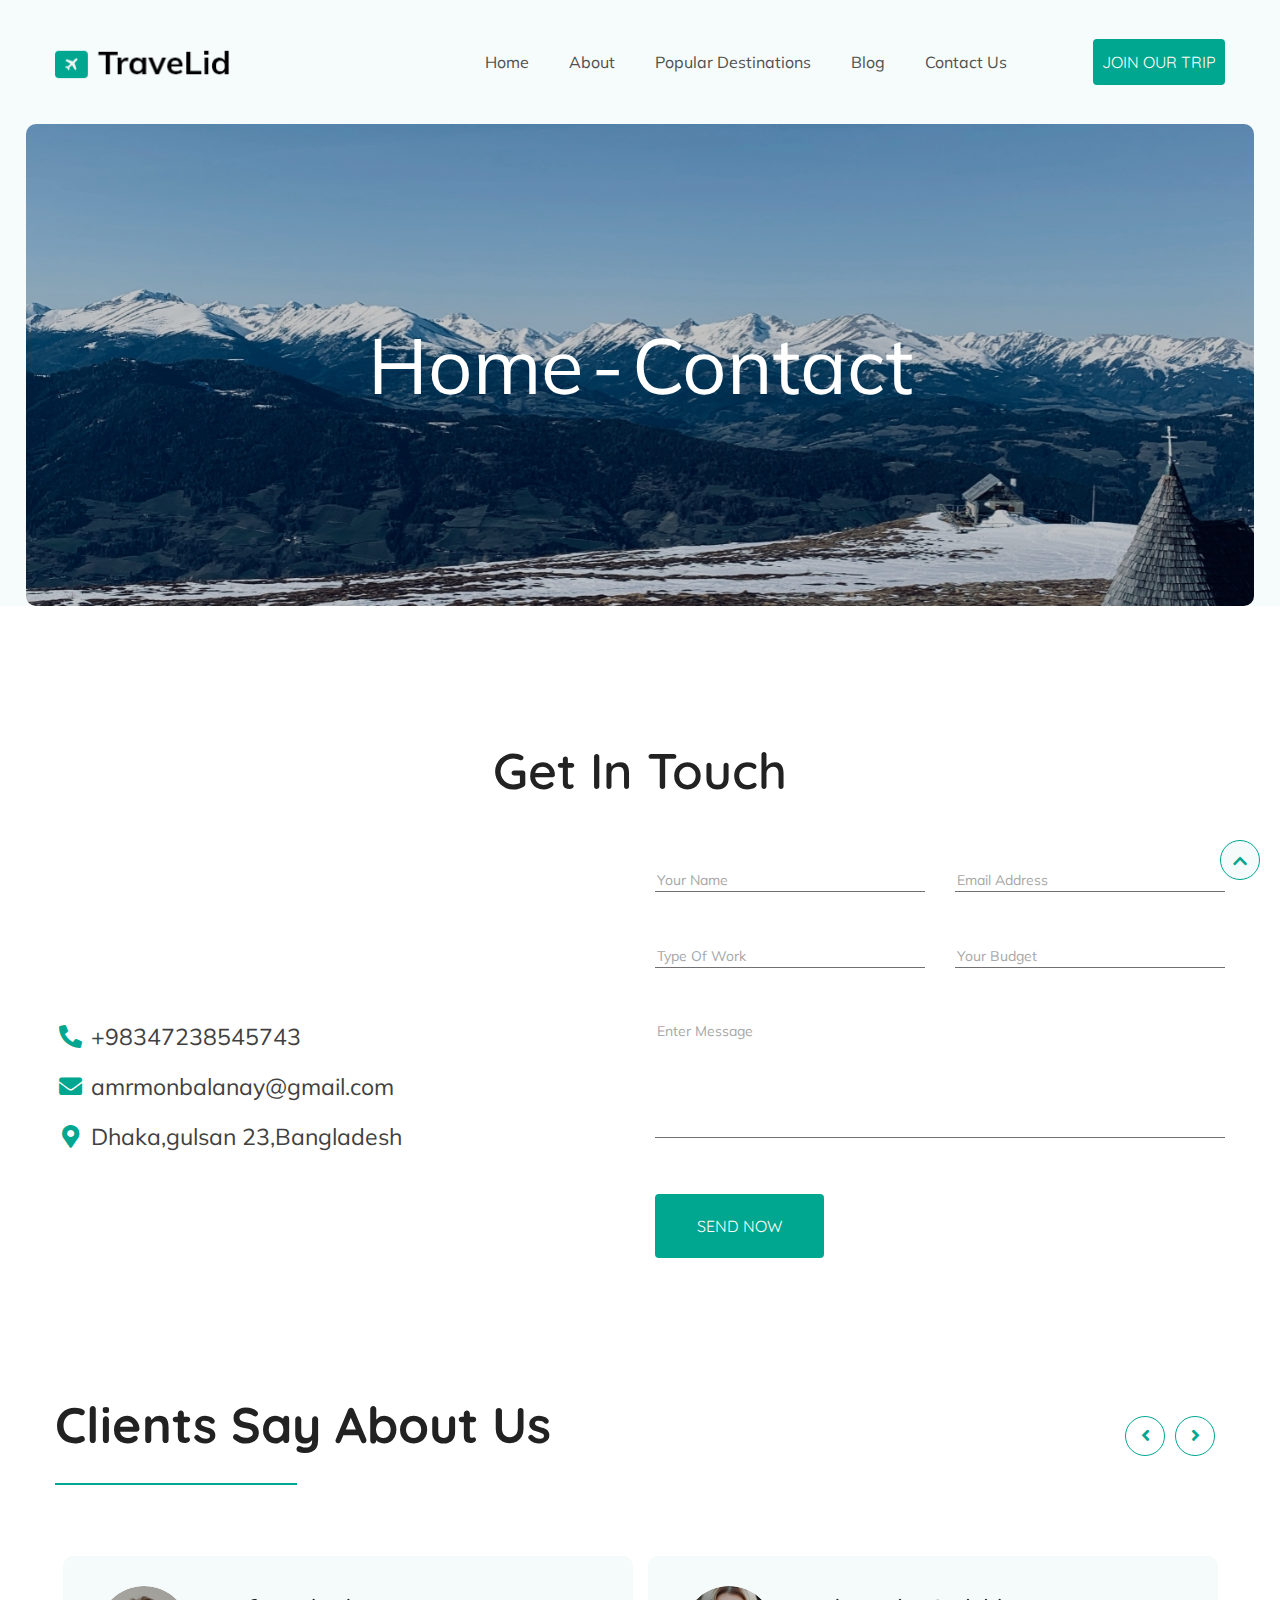
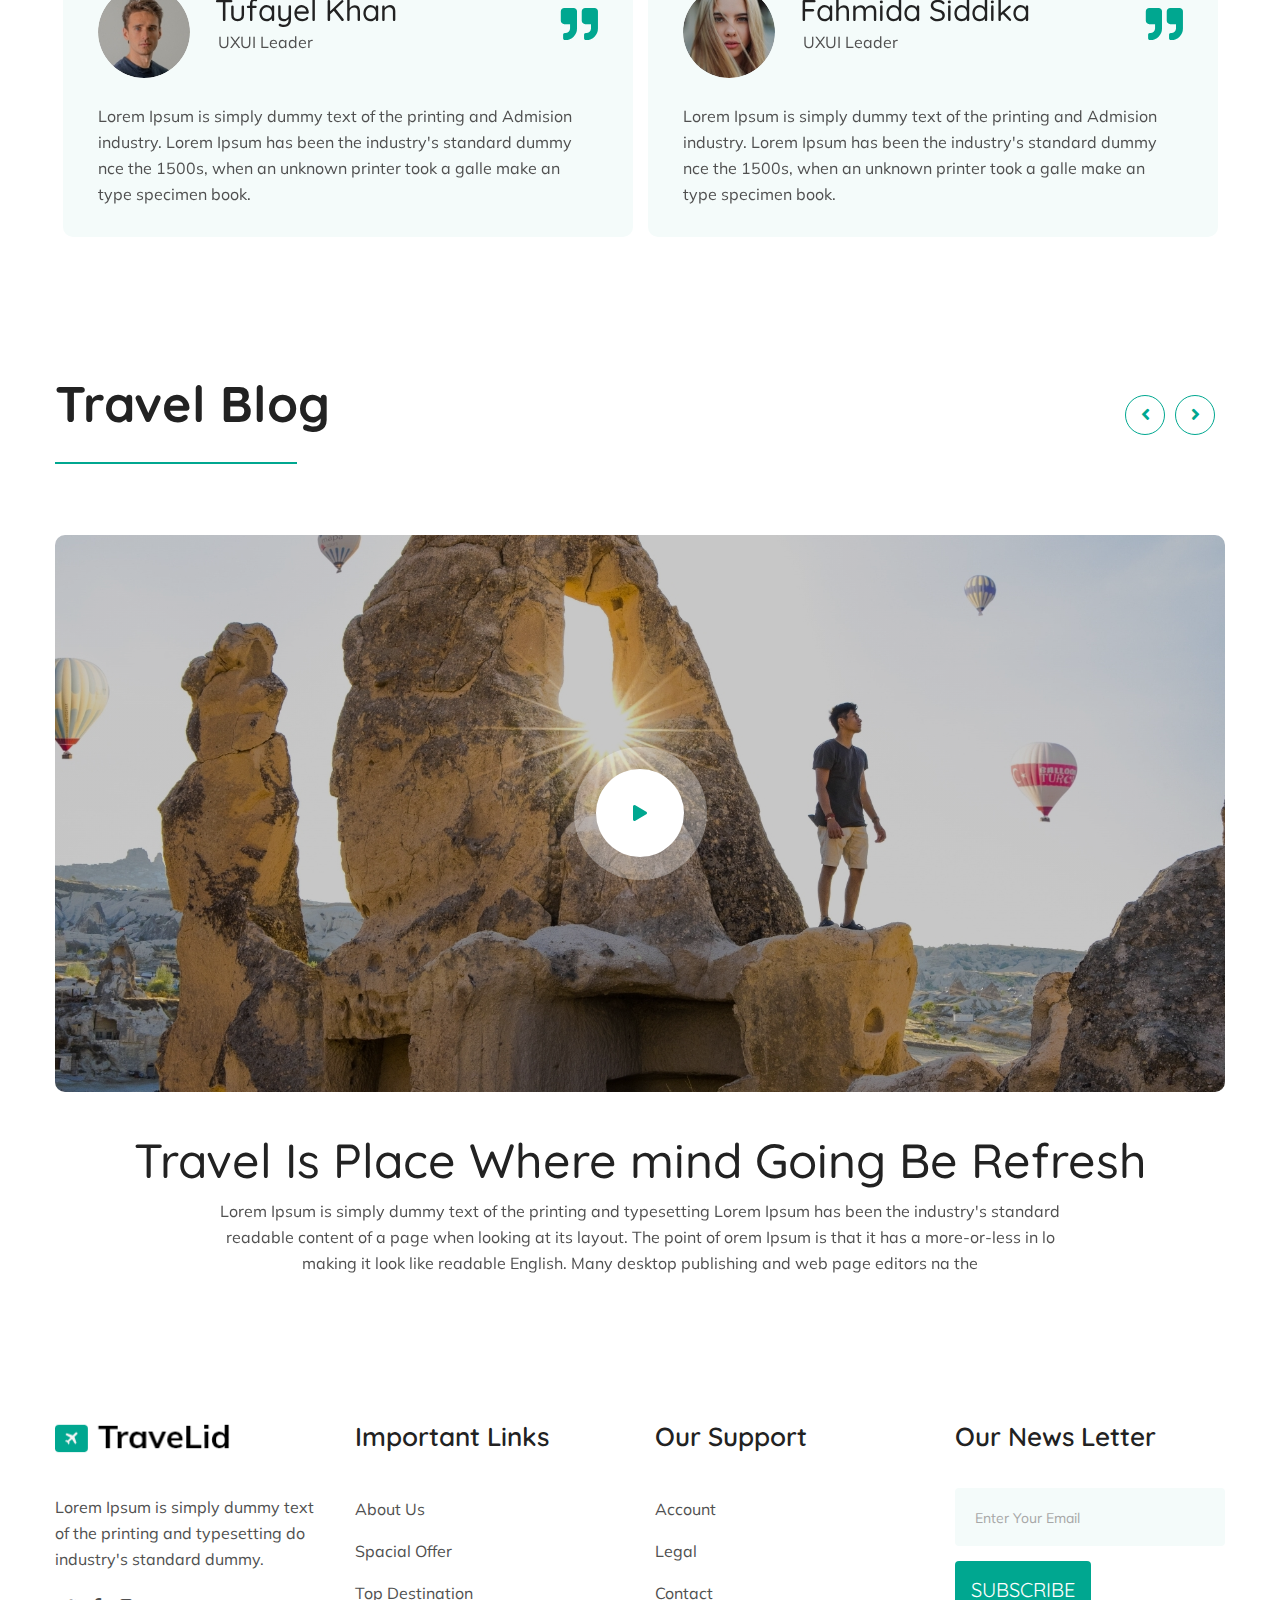
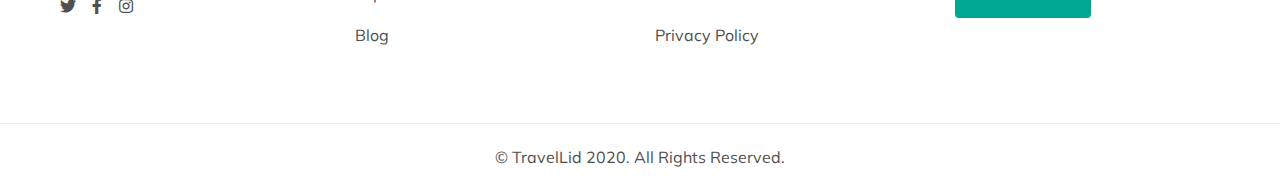
<file: contact.html>
<!DOCTYPE html>
<html lang="en">

<head>
    <meta charset="UTF-8">
    <title>TravleLid</title>
    <meta name="viewport" content="width=device-width, initial-scale=1.0">
    <link rel="icon" href="img/favicon/favicon.png" type="image/gif" sizes="16x16">
    <link rel="stylesheet" href="css/bootstrap.min.css">
    <link rel="stylesheet" href="css/fontawesome-all.min.css">
    <link rel="stylesheet" href="css/meanmenu.css">
    <link rel="stylesheet" href="css/magnific-popup.css">
    <link rel="stylesheet" href="css/slick.css">
    <link rel="stylesheet" href="css/jquery-ui.css">
    <link rel="stylesheet" href="css/nice-select.css">
    <link rel="stylesheet" href="css/default.css">
    <link rel="stylesheet" href="css/style.css">
    <link rel="stylesheet" href="css/responsive.css">
</head>

<body>
    <header id="header-area" class="header-full-part">
        <div class="header-top">
            <div class="container">
                <div class="row align-items-center">
                    <div class="col-xl-3 col-lg-3 col-md-5 col-sm-5 col-5">
                        <div class="logo">
                            <a href="index.html">
                                <img src="img/logo/logo.png" alt="">
                            </a>
                        </div>
                    </div>
                    <div class="col-xl-7 col-lg-7 d-none d-lg-block">
                        <div class="main-menu">
                            <nav id="mobile-menu">
                                <ul>
                                    <li><a href="index.html">Home</a>
                                        <!-- sub menu -->
                                        <ul class="sub-menu">
                                            <li><a href="blog_details.html">Blog Details</a></li>
                                            <li><a href="check_out.html">Check Out</a></li>
                                        </ul>
                                    </li>
                                    <li><a href="about.html">About</a></li>
                                    <li><a href="popular_destinations.html">Popular Destinations</a></li>
                                    <li><a href="blog_post.html">Blog</a></li>
                                    <li><a href="contact.html">Contact Us</a></li>
                                </ul>
                            </nav>
                        </div>
                    </div>
                    <div class="col-xl-2 col-lg-2 col-md-6 col-sm-6 col-5">
                        <div class="header-btn">
                            <a href="#" class="btn">Join Our Trip</a>
                        </div>
                    </div>
                </div>
                <div class="mobile-menu"></div>
            </div>
        </div>
        <!-- slider area -->
        <div class="slider-area">
            <div class="slider-part" style="background: linear-gradient(rgba(0, 0, 0, 0.2) , rgba(0, 0, 0, 0.2)), url(img/slider/contact.jpg);">
                <div class="container">
                    <div class="row">
                        <div class="col-lg-12">
                            <div class="slider-breadcrumb">
                                <nav aria-label="breadcrumb">
                                    <ol class="breadcrumb">
                                        <li class="breadcrumb-item"><a href="index.html">Home</a></li>
                                        <li class="breadcrumb-item active" aria-current="page">Contact</li>
                                    </ol>
                                </nav>
                            </div>
                        </div>
                    </div>
                </div>
            </div>
        </div>
    </header>
    <!-- Get In Touch -->
    <section id="travel_agency" class="pt-135 pb-55">
        <div class="container">
            <div class="row">
                <div class="col-lg-12">
                    <div class="contact-title mb-65">
                        <h3>Get In Touch</h3>
                    </div>
                </div>
                <div class="col-lg-6 col-md-6 order-2 order-md-1 d-flex align-items-center">
                    <div class="contact-info mt-50">
                        <ul>
                            <li><i class="fas fa-phone-alt"></i> +98347238545743</li>
                            <li><i class="fas fa-envelope"></i> amrmonbalanay@gmail.com</li>
                            <li><i class="fas fa-map-marker-alt"></i> Dhaka,gulsan 23,Bangladesh</li>
                        </ul>
                    </div>
                </div>
                <div class="col-lg-6 col-md-6 order-1 order-md-2">
                    <form action="#">
                        <div class="contact-form">
                            <div class="row">
                                <div class="col-lg-6 col-md-6 mb-50">
                                    <input type="text" placeholder="Your Name">
                                </div>
                                <div class="col-lg-6 col-md-6 mb-50">
                                    <input type="email" placeholder="Email Address">
                                </div>
                                <div class="col-lg-6 col-md-6 mb-50">
                                    <input type="text" placeholder="Type Of Work">
                                </div>
                                <div class="col-lg-6 col-md-6 mb-50">
                                    <input type="text" placeholder="Your Budget">
                                </div>
                                <div class="col-lg-12 mb-50">
                                    <textarea name="text" id="text" cols="30" rows="10" placeholder="Enter Message"></textarea>
                                </div>
                                <div class="col-lg-12">
                                    <div class="contact-btn">
                                        <a href="#" class="btn">SEND NOW</a>
                                    </div>
                                </div>
                            </div>
                        </div>
                    </form>
                </div>
            </div>
        </div>
    </section>
    <!-- Clients Say About Us -->
    <section id="client-say" class="pt-80 pb-50">
        <div class="container">
            <div class="row">
                <div class="col-lg-12">
                    <div class="site-tile mb-100">
                        <h3>Clients Say About Us</h3>
                    </div>
                </div>
            </div>
            <div class="row">
                <div class="col-lg-12">
                    <div class="testimonial-active top-arrow">
                        <div class="testimonial-items">
                            <div class="testimonial-part">
                                <div class="user-info">
                                    <div class="user-img">
                                        <img src="img/testimonial/testimonial1.jpg" alt="">
                                    </div>
                                    <div class="test-user-details">
                                        <h3>Tufayel Khan</h3>
                                        <p>UXUI Leader</p>
                                    </div>
                                    <div class="test-icon d-none d-sm-block">
                                        <i class="fas fa-quote-right"></i>
                                    </div>
                                </div>
                                <div class="user-says">
                                    <p>Lorem Ipsum is simply dummy text of the printing and Admision industry. Lorem Ipsum has been the industry's standard dummy nce the 1500s, when an unknown printer took a galle make an type specimen book.</p>
                                </div>
                            </div>
                        </div>
                        <div class="testimonial-items">
                            <div class="testimonial-part">
                                <div class="user-info">
                                    <div class="user-img">
                                        <img src="img/testimonial/testimonial2.jpg" alt="">
                                    </div>
                                    <div class="test-user-details">
                                        <h3>Fahmida Siddika</h3>
                                        <p>UXUI Leader</p>
                                    </div>
                                    <div class="test-icon d-none d-sm-block">
                                        <i class="fas fa-quote-right"></i>
                                    </div>
                                </div>
                                <div class="user-says">
                                    <p>Lorem Ipsum is simply dummy text of the printing and Admision industry. Lorem Ipsum has been the industry's standard dummy nce the 1500s, when an unknown printer took a galle make an type specimen book.</p>
                                </div>
                            </div>
                        </div>
                        <div class="testimonial-items">
                            <div class="testimonial-part">
                                <div class="user-info">
                                    <div class="user-img">
                                        <img src="img/testimonial/testimonial1.jpg" alt="">
                                    </div>
                                    <div class="test-user-details">
                                        <h3>Ashraful Sarkar</h3>
                                        <p>Web Designer</p>
                                    </div>
                                    <div class="test-icon d-none d-sm-block">
                                        <i class="fas fa-quote-right"></i>
                                    </div>
                                </div>
                                <div class="user-says">
                                    <p>Lorem Ipsum is simply dummy text of the printing and Admision industry. Lorem Ipsum has been the industry's standard dummy nce the 1500s, when an unknown printer took a galle make an type specimen book.</p>
                                </div>
                            </div>
                        </div>
                    </div>
                </div>
            </div>
        </div>
    </section>
    <!-- Travel Blog -->
    <section id="travel-blog" class="pt-85 pb-55">
        <div class="container">
            <div class="row">
                <div class="col-lg-12">
                    <div class="site-tile mb-100">
                        <h3>Travel Blog</h3>
                    </div>
                </div>
            </div>
            <div class="row">
                <div class="col-lg-12">
                    <div class="blog-active blog-arrow top-arrow-some-screen">
                        <div class="blog-items">
                            <div class="blog-img" style="background: linear-gradient(rgba(0, 0, 0, 0.22) , rgba(0, 0, 0, 0.22)), url(img/slider/slider2.jpg);">
                                <div class="blog-play-btn">
                                    <div class="play-btn">
                                        <a class="blog-popup-video" href="https://www.youtube.com/watch?v=9xfDW-dIN9Y">
                                            <i class="fas fa-play"></i>
                                        </a>
                                    </div>
                                </div>
                            </div>
                            <div class="blog-text">
                                <h2>Travel Is Place Where mind Going Be Refresh</h2>
                                <p>Lorem Ipsum is simply dummy text of the printing and typesetting Lorem Ipsum has been the industry's standard readable content of a page when looking at its layout. The point of orem Ipsum is that it has a more-or-less in lo making it look like readable English. Many desktop publishing and web page editors na the</p>
                            </div>
                        </div>

                        <div class="blog-items">
                            <div class="blog-img" style="background: linear-gradient(rgba(0, 0, 0, 0.22) , rgba(0, 0, 0, 0.22)), url(img/slider/slider1.jpg);">
                                <div class="blog-play-btn">
                                    <div class="play-btn">
                                        <a class="blog-popup-video" href="https://www.youtube.com/watch?v=EW_BZiZ1Es8">
                                            <i class="fas fa-play"></i>
                                        </a>
                                    </div>
                                </div>
                            </div>
                            <div class="blog-text">
                                <h2>Travel Is Place Where mind Going Be Refresh</h2>
                                <p>Lorem Ipsum is simply dummy text of the printing and typesetting Lorem Ipsum has been the industry's standard readable content of a page when looking at its layout. The point of orem Ipsum is that it has a more-or-less in lo making it look like readable English. Many desktop publishing and web page editors na the</p>
                            </div>
                        </div>
                    </div>
                </div>
            </div>
        </div>
    </section>
    <!-- footer area -->
    <footer class="footer-area pt-85">
        <div class="footer-top pb-45">
            <div class="container">
                <div class="row">
                    <div class="col-lg-3 col-md-6 col-sm-6">
                        <div class="footer-items">
                            <div class="footer-logo">
                                <img src="img/logo/logo.png" alt="">
                            </div>
                            <div class="footer-text">
                                <p>Lorem Ipsum is simply dummy text of the printing and typesetting do industry's standard dummy.</p>
                            </div>
                            <div class="bottom-social">
                                <a href="#"><i class="fab fa-twitter"></i></a>
                                <a href="#"><i class="fab fa-facebook-f"></i></a>
                                <a href="#"><i class="fab fa-instagram"></i></a>
                            </div>
                        </div>
                    </div>
                    <div class="col-lg-3 col-md-6 col-sm-6">
                        <div class="footer-items">
                            <div class="footer-title">
                                <h3>Important Links</h3>
                            </div>
                            <div class="footer-text">
                                <ul>
                                    <li><a href="#">About Us</a></li>
                                    <li><a href="#">Spacial Offer</a></li>
                                    <li><a href="#">Top Destination</a></li>
                                    <li><a href="#">Blog</a></li>
                                </ul>
                            </div>
                        </div>
                    </div>
                    <div class="col-lg-3 col-md-6 col-sm-6">
                        <div class="footer-items">
                            <div class="footer-title">
                                <h3>Our Support</h3>
                            </div>
                            <div class="footer-text">
                                <ul>
                                    <li><a href="#">Account</a></li>
                                    <li><a href="#">Legal</a></li>
                                    <li><a href="#">Contact</a></li>
                                    <li><a href="#">Privacy Policy</a></li>
                                </ul>
                            </div>
                        </div>
                    </div>
                    <div class="col-lg-3 col-md-6 col-sm-6">
                        <div class="footer-items">
                            <div class="footer-title">
                                <h3>Our News Letter</h3>
                            </div>
                            <div class="footer-text">
                                <form action="#">
                                    <div class="newsletter-input">
                                        <input type="text" placeholder="Enter Your Email">
                                    </div>
                                    <div class="newsletter-btn">
                                        <button class="btn">Subscribe</button>
                                    </div>
                                </form>
                            </div>
                        </div>
                    </div>
                </div>
            </div>
        </div>
        <div class="footer-bottom">
            <div class="container">
                <div class="row">
                    <div class="col-lg-12">
                        <div class="copy-right">
                            <p>© TravelLid 2020. All Rights Reserved.</p>
                        </div>
                    </div>
                </div>
            </div>
        </div>
        <!-- Scroll to Top -->
        <div><a href="javascript:" id="return-to-top"><i class="fas fa-chevron-up"></i></a></div>
    </footer>
    <!-- All Javascript Here -->
    <script src="js/jquery-1.12.4.min.js"></script>
    <script src="js/popper.min.js"></script>
    <script src="js/bootstrap.min.js"></script>
    <script src="js/jquery.meanmenu.min.js"></script>
    <script src="js/isotope.pkgd.min.js"></script>
    <script src="js/jquery.magnific-popup.min.js"></script>
    <script src="js/slick.min.js"></script>
    <script src="js/jquery-ui.js"></script>
    <script src="js/jquery.nice-select.min.js"></script>
    <script src="js/jquery.counterup.min.js"></script>
    <script src="js/waypoints.min.js"></script>
    <script src="js/main.js"></script>
</body>

</html>
</file>
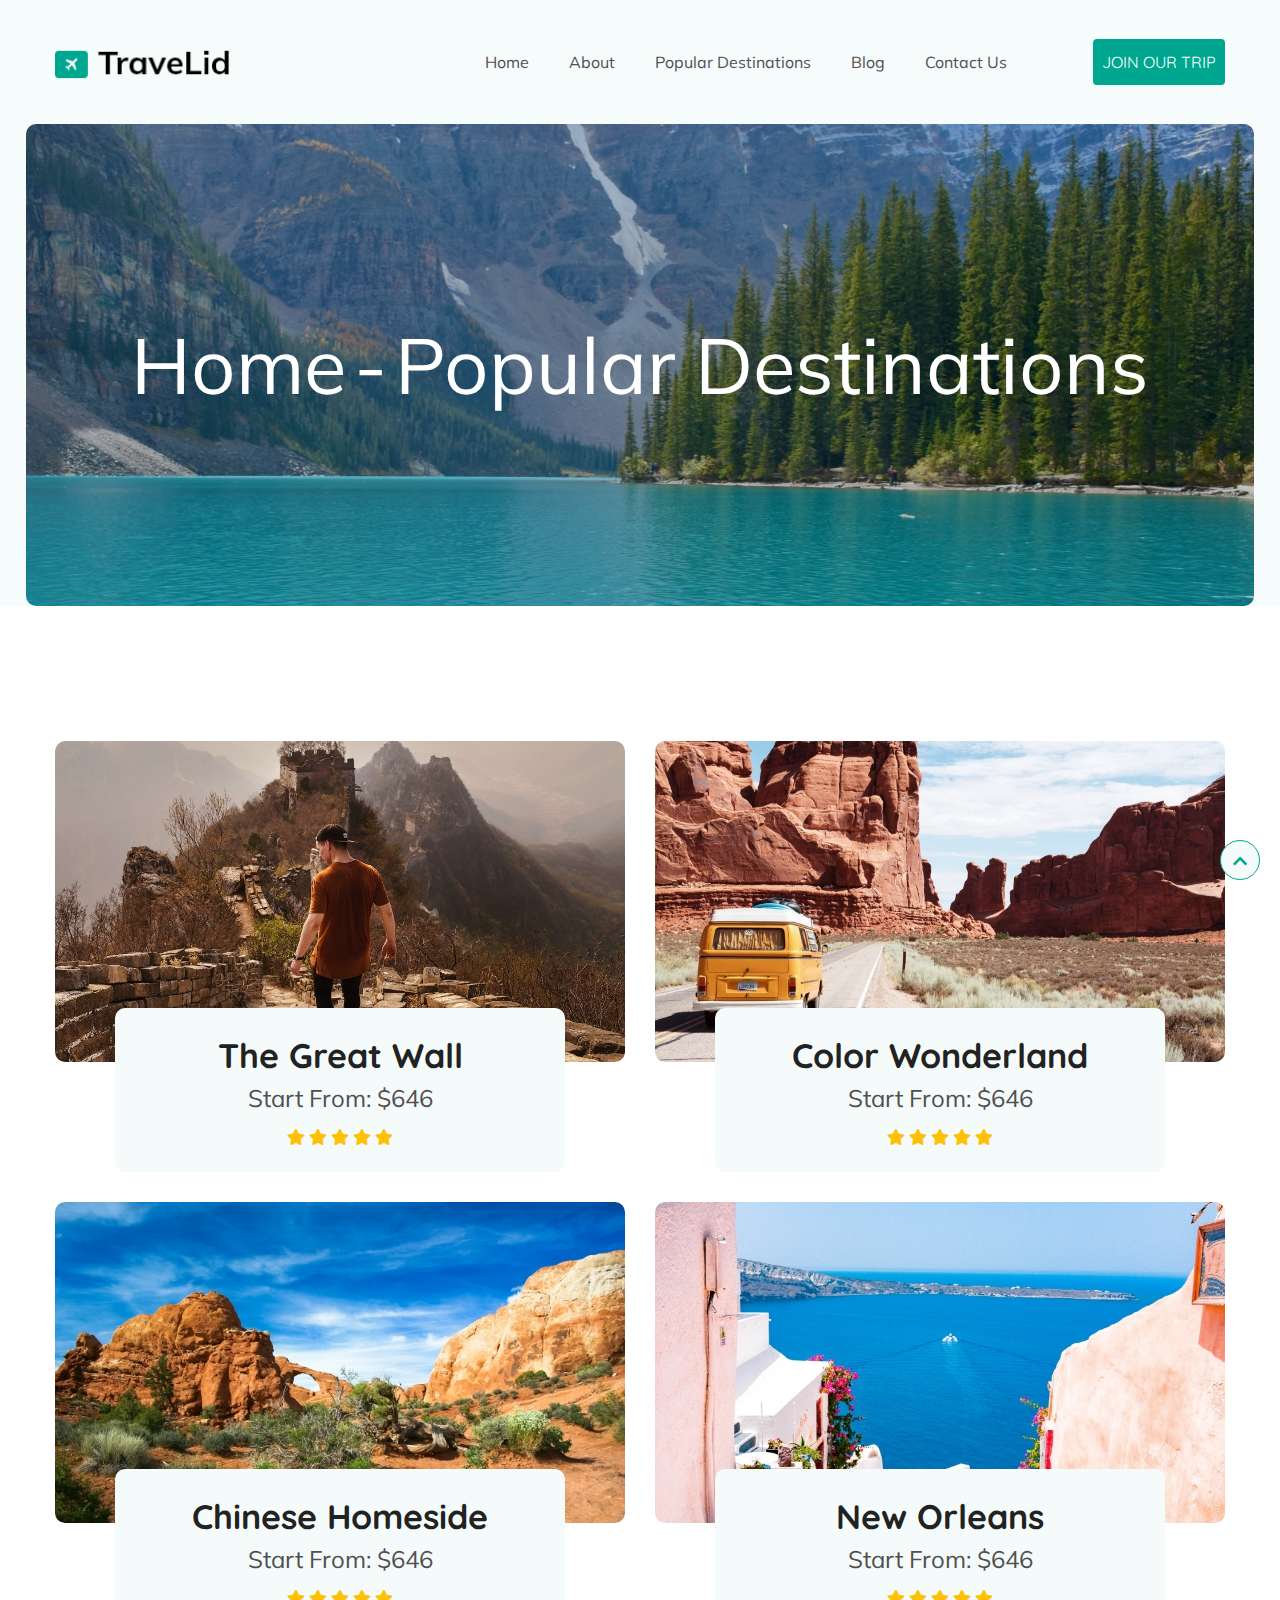
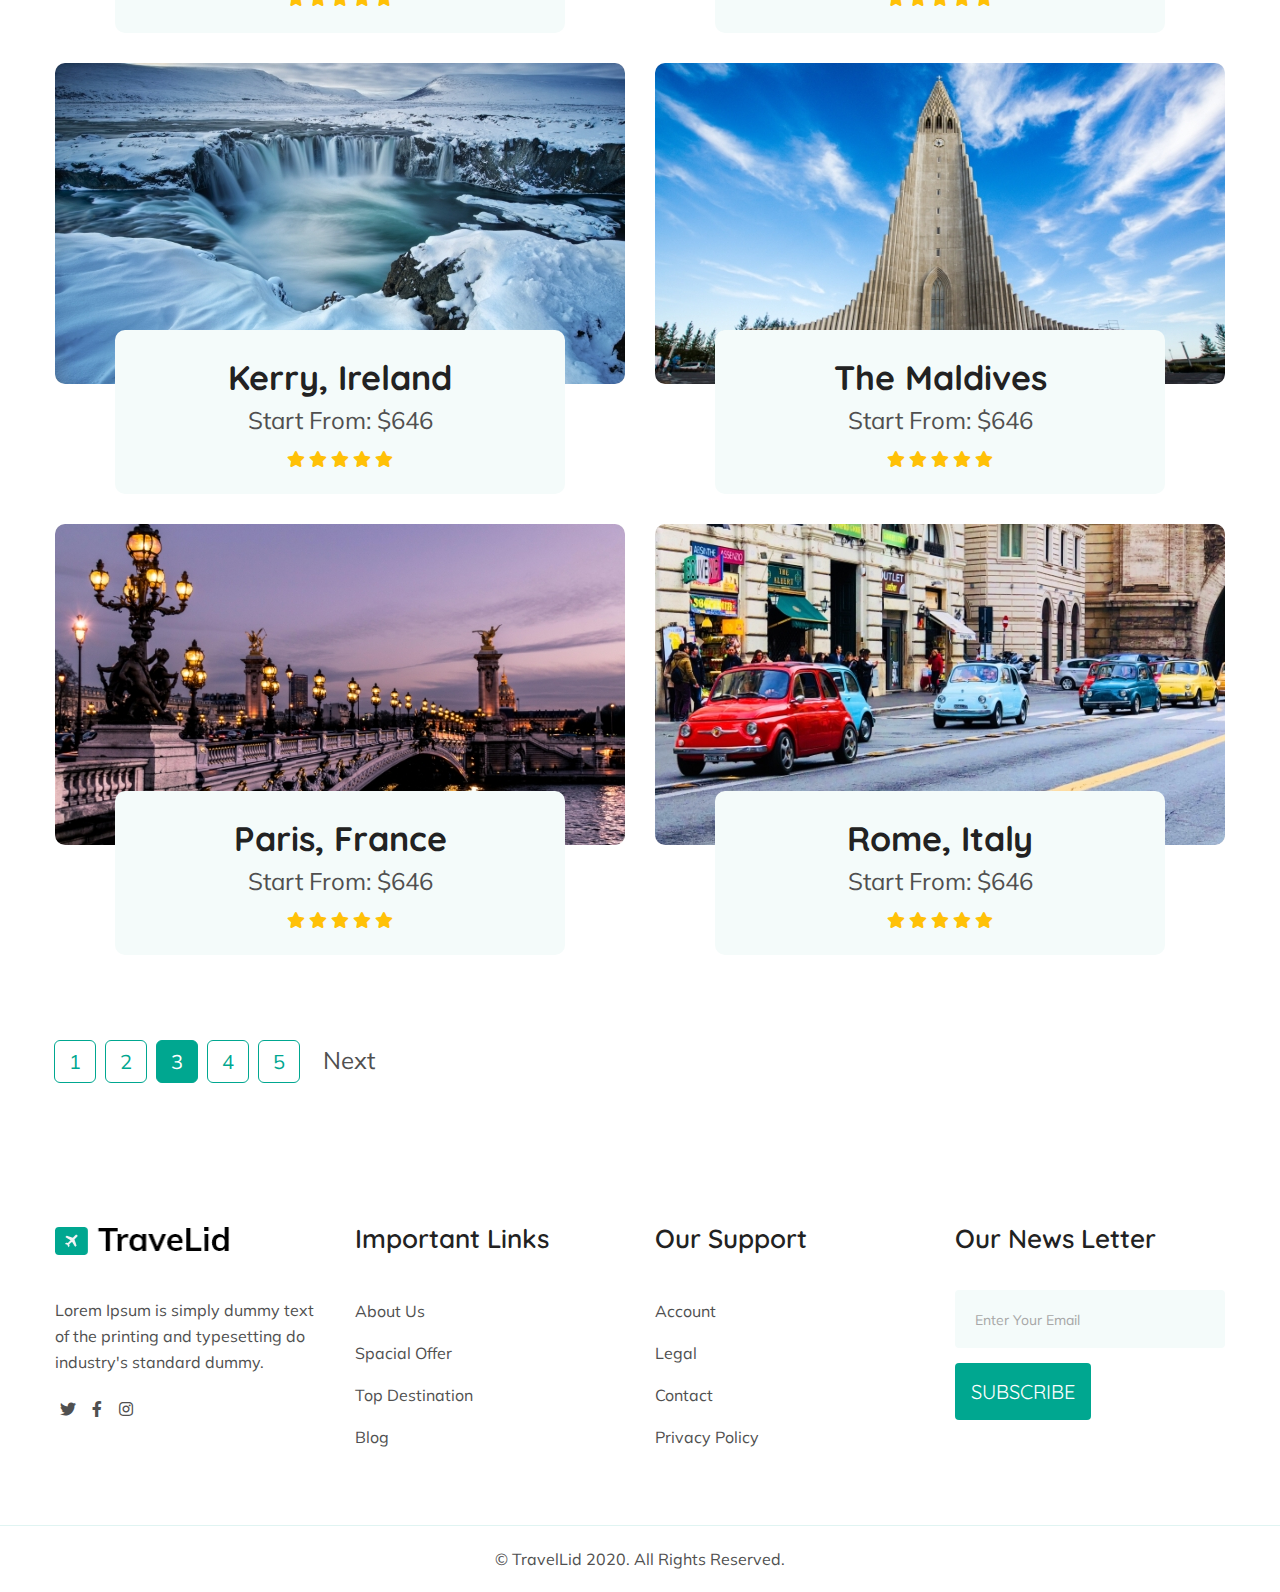
<file: popular_destinations.html>
<!DOCTYPE html>
<html lang="en">

<head>
    <meta charset="UTF-8">
    <title>TravleLid</title>
    <meta name="viewport" content="width=device-width, initial-scale=1.0">
    <link rel="icon" href="img/favicon/favicon.png" type="image/gif" sizes="16x16">
    <link rel="stylesheet" href="css/bootstrap.min.css">
    <link rel="stylesheet" href="css/fontawesome-all.min.css">
    <link rel="stylesheet" href="css/meanmenu.css">
    <link rel="stylesheet" href="css/magnific-popup.css">
    <link rel="stylesheet" href="css/slick.css">
    <link rel="stylesheet" href="css/jquery-ui.css">
    <link rel="stylesheet" href="css/nice-select.css">
    <link rel="stylesheet" href="css/default.css">
    <link rel="stylesheet" href="css/style.css">
    <link rel="stylesheet" href="css/responsive.css">
</head>

<body>
    <header id="header-area" class="header-full-part">
        <div class="header-top">
            <div class="container">
                <div class="row align-items-center">
                    <div class="col-xl-3 col-lg-3 col-md-5 col-sm-5 col-5">
                        <div class="logo">
                            <a href="index.html">
                                <img src="img/logo/logo.png" alt="">
                            </a>
                        </div>
                    </div>
                    <div class="col-xl-7 col-lg-7 d-none d-lg-block">
                        <div class="main-menu">
                            <nav id="mobile-menu">
                                <ul>
                                    <li><a href="index.html">Home</a>
                                        <!-- sub menu -->
                                        <ul class="sub-menu">
                                            <li><a href="blog_details.html">Blog Details</a></li>
                                            <li><a href="check_out.html">Check Out</a></li>
                                        </ul>
                                    </li>
                                    <li><a href="about.html">About</a></li>
                                    <li><a href="popular_destinations.html">Popular Destinations</a></li>
                                    <li><a href="blog_post.html">Blog</a></li>
                                    <li><a href="contact.html">Contact Us</a></li>
                                </ul>
                            </nav>
                        </div>
                    </div>
                    <div class="col-xl-2 col-lg-2 col-md-6 col-sm-6 col-5">
                        <div class="header-btn">
                            <a href="#" class="btn">Join Our Trip</a>
                        </div>
                    </div>
                </div>
                <div class="mobile-menu"></div>
            </div>
        </div>
        <!-- slider area -->
        <div class="slider-area">
            <div class="slider-part" style="background: linear-gradient(rgba(0, 0, 0, 0.2) , rgba(0, 0, 0, 0.2)), url(img/slider/popular_destinations.jpg);">
                <div class="container">
                    <div class="row">
                        <div class="col-lg-12">
                            <div class="slider-breadcrumb">
                                <nav aria-label="breadcrumb">
                                    <ol class="breadcrumb">
                                        <li class="breadcrumb-item"><a href="index.html">Home</a></li>
                                        <li class="breadcrumb-item active" aria-current="page">Popular Destinations</li>
                                    </ol>
                                </nav>
                            </div>
                        </div>
                    </div>
                </div>
            </div>
        </div>
    </header>
    <!-- top destination area -->
    <section id="destination">
        <div class="container">
            <div class="destination-filter">
                <div class="row">
                    <div class="col-lg-6 col-md-6 col-sm-6 col-12">
                        <div class="destination-items mb-70">
                            <div class="destination-img pb-70">
                                <img src="img/destination/destination7.jpg" alt="">
                            </div>
                            <div class="destination-text popular-destinations">
                                <h4>The Great Wall</h4>
                                <p>Start From: $646</p>
                                <div class="destStar">
                                    <i class="fas fa-star"></i>
                                    <i class="fas fa-star"></i>
                                    <i class="fas fa-star"></i>
                                    <i class="fas fa-star"></i>
                                    <i class="fas fa-star"></i>
                                </div>
                                <div class="destBtn">
                                    <a href="#" class="btn">Book Now</a>
                                </div>
                            </div>
                        </div>
                    </div>
                    <div class="col-lg-6 col-md-6 col-sm-6 col-12">
                        <div class="destination-items mb-70">
                            <div class="destination-img pb-70">
                                <img src="img/destination/destination8.jpg" alt="">
                            </div>
                            <div class="destination-text popular-destinations">
                                <h4>Color Wonderland</h4>
                                <p>Start From: $646</p>
                                <div class="destStar">
                                    <i class="fas fa-star"></i>
                                    <i class="fas fa-star"></i>
                                    <i class="fas fa-star"></i>
                                    <i class="fas fa-star"></i>
                                    <i class="fas fa-star"></i>
                                </div>
                                <div class="destBtn">
                                    <a href="#" class="btn">Book Now</a>
                                </div>
                            </div>
                        </div>
                    </div>
                    <div class="col-lg-6 col-md-6 col-sm-6 col-12">
                        <div class="destination-items mb-70">
                            <div class="destination-img pb-70">
                                <img src="img/destination/destination9.jpg" alt="">
                            </div>
                            <div class="destination-text popular-destinations">
                                <h4>Chinese Homeside</h4>
                                <p>Start From: $646</p>
                                <div class="destStar">
                                    <i class="fas fa-star"></i>
                                    <i class="fas fa-star"></i>
                                    <i class="fas fa-star"></i>
                                    <i class="fas fa-star"></i>
                                    <i class="fas fa-star"></i>
                                </div>
                                <div class="destBtn">
                                    <a href="#" class="btn">Book Now</a>
                                </div>
                            </div>
                        </div>
                    </div>
                    <div class="col-lg-6 col-md-6 col-sm-6 col-12">
                        <div class="destination-items mb-70">
                            <div class="destination-img pb-70">
                                <img src="img/destination/destination10.jpg" alt="">
                            </div>
                            <div class="destination-text popular-destinations">
                                <h4>New Orleans</h4>
                                <p>Start From: $646</p>
                                <div class="destStar">
                                    <i class="fas fa-star"></i>
                                    <i class="fas fa-star"></i>
                                    <i class="fas fa-star"></i>
                                    <i class="fas fa-star"></i>
                                    <i class="fas fa-star"></i>
                                </div>
                                <div class="destBtn">
                                    <a href="#" class="btn">Book Now</a>
                                </div>
                            </div>
                        </div>
                    </div>
                    <div class="col-lg-6 col-md-6 col-sm-6 col-12">
                        <div class="destination-items mb-70">
                            <div class="destination-img pb-70">
                                <img src="img/destination/destination11.jpg" alt="">
                            </div>
                            <div class="destination-text popular-destinations">
                                <h4>Kerry, Ireland</h4>
                                <p>Start From: $646</p>
                                <div class="destStar">
                                    <i class="fas fa-star"></i>
                                    <i class="fas fa-star"></i>
                                    <i class="fas fa-star"></i>
                                    <i class="fas fa-star"></i>
                                    <i class="fas fa-star"></i>
                                </div>
                                <div class="destBtn">
                                    <a href="#" class="btn">Book Now</a>
                                </div>
                            </div>
                        </div>
                    </div>
                    <div class="col-lg-6 col-md-6 col-sm-6 col-12">
                        <div class="destination-items mb-70">
                            <div class="destination-img pb-70">
                                <img src="img/destination/destination12.jpg" alt="">
                            </div>
                            <div class="destination-text popular-destinations">
                                <h4>The Maldives</h4>
                                <p>Start From: $646</p>
                                <div class="destStar">
                                    <i class="fas fa-star"></i>
                                    <i class="fas fa-star"></i>
                                    <i class="fas fa-star"></i>
                                    <i class="fas fa-star"></i>
                                    <i class="fas fa-star"></i>
                                </div>
                                <div class="destBtn">
                                    <a href="#" class="btn">Book Now</a>
                                </div>
                            </div>
                        </div>
                    </div>
                    <div class="col-lg-6 col-md-6 col-sm-6 col-12">
                        <div class="destination-items mb-70">
                            <div class="destination-img pb-70">
                                <img src="img/destination/destination13.jpg" alt="">
                            </div>
                            <div class="destination-text popular-destinations">
                                <h4>Paris, France</h4>
                                <p>Start From: $646</p>
                                <div class="destStar">
                                    <i class="fas fa-star"></i>
                                    <i class="fas fa-star"></i>
                                    <i class="fas fa-star"></i>
                                    <i class="fas fa-star"></i>
                                    <i class="fas fa-star"></i>
                                </div>
                                <div class="destBtn">
                                    <a href="#" class="btn">Book Now</a>
                                </div>
                            </div>
                        </div>
                    </div>
                    <div class="col-lg-6 col-md-6 col-sm-6 col-12">
                        <div class="destination-items mb-70">
                            <div class="destination-img pb-70">
                                <img src="img/destination/destination14.jpg" alt="">
                            </div>
                            <div class="destination-text popular-destinations">
                                <h4>Rome, Italy</h4>
                                <p>Start From: $646</p>
                                <div class="destStar">
                                    <i class="fas fa-star"></i>
                                    <i class="fas fa-star"></i>
                                    <i class="fas fa-star"></i>
                                    <i class="fas fa-star"></i>
                                    <i class="fas fa-star"></i>
                                </div>
                                <div class="destBtn">
                                    <a href="#" class="btn">Book Now</a>
                                </div>
                            </div>
                        </div>
                    </div>
                </div>
            </div>
        </div>
    </section>
    <!-- post pagination -->
    <div class="container">
        <div class="row">
            <div class="col-lg-12">
                <div class="post-pagination pt-55 pb-50">
                    <nav aria-label="Page navigation">
                        <ul class="pagination">
                            <li class="page-item disabled">
                                <a class="page-link" href="#" tabindex="-1">Previous</a>
                            </li>
                            <li class="page-item"><a class="page-link" href="#">1</a></li>
                            <li class="page-item"><a class="page-link" href="#">2</a></li>
                            <li class="page-item active">
                                <a class="page-link" href="#">3 <span class="sr-only">(current)</span></a>
                            </li>
                            <li class="page-item"><a class="page-link" href="#">4</a></li>
                            <li class="page-item"><a class="page-link" href="#">5</a></li>
                            <li class="page-item">
                                <a class="page-link" href="#">Next</a>
                            </li>
                        </ul>
                    </nav>
                </div>
            </div>
        </div>
    </div>
    <!-- footer area -->
    <footer class="footer-area pt-85">
        <div class="footer-top pb-45">
            <div class="container">
                <div class="row">
                    <div class="col-lg-3 col-md-6 col-sm-6">
                        <div class="footer-items">
                            <div class="footer-logo">
                                <img src="img/logo/logo.png" alt="">
                            </div>
                            <div class="footer-text">
                                <p>Lorem Ipsum is simply dummy text of the printing and typesetting do industry's standard dummy.</p>
                            </div>
                            <div class="bottom-social">
                                <a href="#"><i class="fab fa-twitter"></i></a>
                                <a href="#"><i class="fab fa-facebook-f"></i></a>
                                <a href="#"><i class="fab fa-instagram"></i></a>
                            </div>
                        </div>
                    </div>
                    <div class="col-lg-3 col-md-6 col-sm-6">
                        <div class="footer-items">
                            <div class="footer-title">
                                <h3>Important Links</h3>
                            </div>
                            <div class="footer-text">
                                <ul>
                                    <li><a href="#">About Us</a></li>
                                    <li><a href="#">Spacial Offer</a></li>
                                    <li><a href="#">Top Destination</a></li>
                                    <li><a href="#">Blog</a></li>
                                </ul>
                            </div>
                        </div>
                    </div>
                    <div class="col-lg-3 col-md-6 col-sm-6">
                        <div class="footer-items">
                            <div class="footer-title">
                                <h3>Our Support</h3>
                            </div>
                            <div class="footer-text">
                                <ul>
                                    <li><a href="#">Account</a></li>
                                    <li><a href="#">Legal</a></li>
                                    <li><a href="#">Contact</a></li>
                                    <li><a href="#">Privacy Policy</a></li>
                                </ul>
                            </div>
                        </div>
                    </div>
                    <div class="col-lg-3 col-md-6 col-sm-6">
                        <div class="footer-items">
                            <div class="footer-title">
                                <h3>Our News Letter</h3>
                            </div>
                            <div class="footer-text">
                                <form action="#">
                                    <div class="newsletter-input">
                                        <input type="text" placeholder="Enter Your Email">
                                    </div>
                                    <div class="newsletter-btn">
                                        <button class="btn">Subscribe</button>
                                    </div>
                                </form>
                            </div>
                        </div>
                    </div>
                </div>
            </div>
        </div>
        <div class="footer-bottom">
            <div class="container">
                <div class="row">
                    <div class="col-lg-12">
                        <div class="copy-right">
                            <p>© TravelLid 2020. All Rights Reserved.</p>
                        </div>
                    </div>
                </div>
            </div>
        </div>
        <!-- Scroll to Top -->
        <div><a href="javascript:" id="return-to-top"><i class="fas fa-chevron-up"></i></a></div>
    </footer>
    <!-- All Javascript Here -->
    <script src="js/jquery-1.12.4.min.js"></script>
    <script src="js/popper.min.js"></script>
    <script src="js/bootstrap.min.js"></script>
    <script src="js/jquery.meanmenu.min.js"></script>
    <script src="js/isotope.pkgd.min.js"></script>
    <script src="js/jquery.magnific-popup.min.js"></script>
    <script src="js/slick.min.js"></script>
    <script src="js/jquery-ui.js"></script>
    <script src="js/jquery.nice-select.min.js"></script>
    <script src="js/jquery.counterup.min.js"></script>
    <script src="js/waypoints.min.js"></script>
    <script src="js/main.js"></script>
</body>

</html>
</file>
<file: css/nice-select.css>
.nice-select {
  -webkit-tap-highlight-color: transparent;
  background-color: #fff;
  border-radius: 5px;
  border: solid 1px #e8e8e8;
  box-sizing: border-box;
  clear: both;
  cursor: pointer;
  display: block;
  float: left;
  font-family: inherit;
  font-size: 14px;
  font-weight: normal;
  height: 42px;
  line-height: 40px;
  outline: none;
  padding-left: 18px;
  padding-right: 30px;
  position: relative;
  text-align: left !important;
  -webkit-transition: all 0.2s ease-in-out;
  transition: all 0.2s ease-in-out;
  -webkit-user-select: none;
     -moz-user-select: none;
      -ms-user-select: none;
          user-select: none;
  white-space: nowrap;
  width: auto; }
  .nice-select:hover {
    border-color: #dbdbdb; }
  .nice-select:active, .nice-select.open, .nice-select:focus {
    border-color: #999; }
  .nice-select:after {
    border-bottom: 2px solid #00A790;
    border-right: 2px solid #00A790;
    content: '';
    display: block;
    height: 10px;
    margin-top: -4px;
    pointer-events: none;
    position: absolute;
    right: 18px;
    top: 50%;
    -webkit-transform-origin: 66% 66%;
    -ms-transform-origin: 66% 66%;
    transform-origin: 66% 66%;
    -webkit-transform: rotate(45deg);
    -ms-transform: rotate(45deg);
    transform: rotate(45deg);
    -webkit-transition: all 0.15s ease-in-out;
    transition: all 0.15s ease-in-out;
    width: 10px;
    }
  .nice-select.open:after {
    -webkit-transform: rotate(-135deg);
        -ms-transform: rotate(-135deg);
            transform: rotate(-135deg); }
  .nice-select.open .list {
    opacity: 1;
    pointer-events: auto;
    -webkit-transform: scale(1) translateY(0);
        -ms-transform: scale(1) translateY(0);
            transform: scale(1) translateY(0); }
  .nice-select.disabled {
    border-color: #ededed;
    color: #999;
    pointer-events: none; }
    .nice-select.disabled:after {
      border-color: #cccccc; }
  .nice-select.wide {
    width: 100%; }
    .nice-select.wide .list {
      left: 0 !important;
      right: 0 !important; }
  .nice-select.right {
    float: right; }
    .nice-select.right .list {
      left: auto;
      right: 0; }
  .nice-select.small {
    font-size: 12px;
    height: 36px;
    line-height: 34px; }
    .nice-select.small:after {
      height: 4px;
      width: 4px; }
    .nice-select.small .option {
      line-height: 34px;
      min-height: 34px; }
  .nice-select .list {
    background-color: #fff;
    border-radius: 5px;
    box-shadow: 0 0 0 1px rgba(68, 68, 68, 0.11);
    box-sizing: border-box;
    margin-top: 4px;
    opacity: 0;
    overflow: hidden;
    padding: 0;
    pointer-events: none;
    position: absolute;
    top: 100%;
    left: 0;
    -webkit-transform-origin: 50% 0;
        -ms-transform-origin: 50% 0;
            transform-origin: 50% 0;
    -webkit-transform: scale(0.75) translateY(-21px);
        -ms-transform: scale(0.75) translateY(-21px);
            transform: scale(0.75) translateY(-21px);
    -webkit-transition: all 0.2s cubic-bezier(0.5, 0, 0, 1.25), opacity 0.15s ease-out;
    transition: all 0.2s cubic-bezier(0.5, 0, 0, 1.25), opacity 0.15s ease-out;
    z-index: 9; }
    .nice-select .list:hover .option:not(:hover) {
      background-color: transparent !important; }
  .nice-select .option {
    cursor: pointer;
    font-weight: 400;
    line-height: 40px;
    list-style: none;
    min-height: 40px;
    outline: none;
    padding-left: 18px;
    padding-right: 29px;
    text-align: left;
    -webkit-transition: all 0.2s;
    transition: all 0.2s; }
    .nice-select .option:hover, .nice-select .option.focus, .nice-select .option.selected.focus {
      background-color: #f6f6f6; }
    .nice-select .option.selected {
      font-weight: bold; }
    .nice-select .option.disabled {
      background-color: transparent;
      color: #999;
      cursor: default; }

.no-csspointerevents .nice-select .list {
  display: none; }

.no-csspointerevents .nice-select.open .list {
  display: block; }
</file>
<file: css/default.css>
/* Deafult Margin & Padding */
/*-- Margin Top --*/
.mt-5 {
    margin-top: 5px;
}

.mt-10 {
    margin-top: 10px;
}

.mt-15 {
    margin-top: 15px;
}

.mt-20 {
    margin-top: 20px;
}

.mt-25 {
    margin-top: 25px;
}

.mt-30 {
    margin-top: 30px;
}

.mt-35 {
    margin-top: 35px;
}

.mt-40 {
    margin-top: 40px;
}

.mt-45 {
    margin-top: 45px;
}

.mt-50 {
    margin-top: 50px;
}

.mt-55 {
    margin-top: 55px;
}

.mt-60 {
    margin-top: 60px;
}

.mt-65 {
    margin-top: 65px;
}

.mt-70 {
    margin-top: 70px;
}

.mt-75 {
    margin-top: 75px;
}

.mt-80 {
    margin-top: 80px;
}

.mt-85 {
    margin-top: 85px;
}

.mt-90 {
    margin-top: 90px;
}

.mt-95 {
    margin-top: 95px;
}

.mt-100 {
    margin-top: 100px;
}

.mt-105 {
    margin-top: 105px;
}

.mt-110 {
    margin-top: 110px;
}

.mt-115 {
    margin-top: 115px;
}

.mt-120 {
    margin-top: 120px;
}

.mt-125 {
    margin-top: 125px;
}

.mt-130 {
    margin-top: 130px;
}

.mt-135 {
    margin-top: 135px;
}

.mt-140 {
    margin-top: 140px;
}

.mt-145 {
    margin-top: 145px;
}

.mt-150 {
    margin-top: 150px;
}

.mt-155 {
    margin-top: 155px;
}

.mt-160 {
    margin-top: 160px;
}

.mt-165 {
    margin-top: 165px;
}

.mt-170 {
    margin-top: 170px;
}

.mt-175 {
    margin-top: 175px;
}

.mt-180 {
    margin-top: 180px;
}

.mt-185 {
    margin-top: 185px;
}

.mt-190 {
    margin-top: 190px;
}

.mt-195 {
    margin-top: 195px;
}

.mt-200 {
    margin-top: 200px;
}

/*-- Margin Bottom --*/

.mb-5 {
    margin-bottom: 5px;
}

.mb-10 {
    margin-bottom: 10px;
}

.mb-15 {
    margin-bottom: 15px;
}

.mb-20 {
    margin-bottom: 20px;
}

.mb-25 {
    margin-bottom: 25px;
}

.mb-30 {
    margin-bottom: 30px;
}

.mb-35 {
    margin-bottom: 35px;
}

.mb-40 {
    margin-bottom: 40px;
}

.mb-45 {
    margin-bottom: 45px;
}

.mb-50 {
    margin-bottom: 50px;
}

.mb-55 {
    margin-bottom: 55px;
}

.mb-60 {
    margin-bottom: 60px;
}

.mb-65 {
    margin-bottom: 65px;
}

.mb-70 {
    margin-bottom: 70px;
}

.mb-75 {
    margin-bottom: 75px;
}

.mb-80 {
    margin-bottom: 80px;
}

.mb-85 {
    margin-bottom: 85px;
}

.mb-90 {
    margin-bottom: 90px;
}

.mb-95 {
    margin-bottom: 95px;
}

.mb-100 {
    margin-bottom: 100px;
}

.mb-105 {
    margin-bottom: 105px;
}

.mb-110 {
    margin-bottom: 110px;
}

.mb-115 {
    margin-bottom: 115px;
}

.mb-120 {
    margin-bottom: 120px;
}

.mb-125 {
    margin-bottom: 125px;
}

.mb-130 {
    margin-bottom: 130px;
}

.mb-135 {
    margin-bottom: 135px;
}

.mb-140 {
    margin-bottom: 140px;
}

.mb-145 {
    margin-bottom: 145px;
}

.mb-150 {
    margin-bottom: 150px;
}

.mb-155 {
    margin-bottom: 155px;
}

.mb-160 {
    margin-bottom: 160px;
}

.mb-165 {
    margin-bottom: 165px;
}

.mb-170 {
    margin-bottom: 170px;
}

.mb-175 {
    margin-bottom: 175px;
}

.mb-180 {
    margin-bottom: 180px;
}

.mb-185 {
    margin-bottom: 185px;
}

.mb-190 {
    margin-bottom: 190px;
}

.mb-195 {
    margin-bottom: 195px;
}

.mb-200 {
    margin-bottom: 200px;
}

/*-- Padding Top --*/

.pt-5 {
    padding-top: 5px;
}

.pt-10 {
    padding-top: 10px;
}

.pt-15 {
    padding-top: 15px;
}

.pt-20 {
    padding-top: 20px;
}

.pt-25 {
    padding-top: 25px;
}

.pt-30 {
    padding-top: 30px;
}

.pt-35 {
    padding-top: 35px;
}

.pt-40 {
    padding-top: 40px;
}

.pt-45 {
    padding-top: 45px;
}

.pt-50 {
    padding-top: 50px;
}

.pt-55 {
    padding-top: 55px;
}

.pt-60 {
    padding-top: 60px;
}

.pt-65 {
    padding-top: 65px;
}

.pt-70 {
    padding-top: 70px;
}

.pt-75 {
    padding-top: 75px;
}

.pt-80 {
    padding-top: 80px;
}

.pt-85 {
    padding-top: 85px;
}

.pt-90 {
    padding-top: 90px;
}

.pt-95 {
    padding-top: 95px;
}

.pt-100 {
    padding-top: 100px;
}

.pt-105 {
    padding-top: 105px;
}

.pt-110 {
    padding-top: 110px;
}

.pt-115 {
    padding-top: 115px;
}

.pt-120 {
    padding-top: 120px;
}

.pt-125 {
    padding-top: 125px;
}

.pt-130 {
    padding-top: 130px;
}

.pt-135 {
    padding-top: 135px;
}

.pt-140 {
    padding-top: 140px;
}

.pt-145 {
    padding-top: 145px;
}

.pt-150 {
    padding-top: 150px;
}

.pt-155 {
    padding-top: 155px;
}

.pt-160 {
    padding-top: 160px;
}

.pt-165 {
    padding-top: 165px;
}

.pt-170 {
    padding-top: 170px;
}

.pt-175 {
    padding-top: 175px;
}

.pt-180 {
    padding-top: 180px;
}

.pt-185 {
    padding-top: 185px;
}

.pt-190 {
    padding-top: 190px;
}

.pt-195 {
    padding-top: 195px;
}

.pt-200 {
    padding-top: 200px;
}

/*-- Padding Bottom --*/

.pb-5 {
    padding-bottom: 5px;
}

.pb-10 {
    padding-bottom: 10px;
}

.pb-15 {
    padding-bottom: 15px;
}

.pb-20 {
    padding-bottom: 20px;
}

.pb-25 {
    padding-bottom: 25px;
}

.pb-30 {
    padding-bottom: 30px;
}

.pb-35 {
    padding-bottom: 35px;
}

.pb-40 {
    padding-bottom: 40px;
}

.pb-45 {
    padding-bottom: 45px;
}

.pb-50 {
    padding-bottom: 50px;
}

.pb-55 {
    padding-bottom: 55px;
}

.pb-60 {
    padding-bottom: 60px;
}

.pb-65 {
    padding-bottom: 65px;
}

.pb-70 {
    padding-bottom: 70px;
}

.pb-75 {
    padding-bottom: 75px;
}

.pb-80 {
    padding-bottom: 80px;
}

.pb-85 {
    padding-bottom: 85px;
}

.pb-90 {
    padding-bottom: 90px;
}

.pb-95 {
    padding-bottom: 95px;
}

.pb-100 {
    padding-bottom: 100px;
}

.pb-105 {
    padding-bottom: 105px;
}

.pb-110 {
    padding-bottom: 110px;
}

.pb-115 {
    padding-bottom: 115px;
}

.pb-120 {
    padding-bottom: 120px;
}

.pb-125 {
    padding-bottom: 125px;
}

.pb-130 {
    padding-bottom: 130px;
}

.pb-135 {
    padding-bottom: 135px;
}

.pb-140 {
    padding-bottom: 140px;
}

.pb-145 {
    padding-bottom: 145px;
}

.pb-150 {
    padding-bottom: 150px;
}

.pb-155 {
    padding-bottom: 155px;
}

.pb-160 {
    padding-bottom: 160px;
}

.pb-165 {
    padding-bottom: 165px;
}

.pb-170 {
    padding-bottom: 170px;
}

.pb-175 {
    padding-bottom: 175px;
}

.pb-180 {
    padding-bottom: 180px;
}

.pb-185 {
    padding-bottom: 185px;
}

.pb-190 {
    padding-bottom: 190px;
}

.pb-195 {
    padding-bottom: 195px;
}

.pb-200 {
    padding-bottom: 200px;
}

.pb-270 {
    padding-bottom: 270px;
}

/*-- Padding Left --*/
.pl-0 {
    padding-left: 0px;
}

.pl-5 {
    padding-left: 5px;
}

.pl-10 {
    padding-left: 10px;
}

.pl-15 {
    padding-left: 15px;
}

.pl-20 {
    padding-left: 20px;
}

.pl-25 {
    padding-left: 25px;
}

.pl-30 {
    padding-left: 30px;
}

.pl-35 {
    padding-left: 35px;
}

.pl-40 {
    padding-left: 40px;
}

.pl-45 {
    padding-left: 45px;
}

.pl-50 {
    padding-left: 50px;
}

.pl-55 {
    padding-left: 55px;
}

.pl-60 {
    padding-left: 60px;
}

.pl-65 {
    padding-left: 65px;
}

.pl-70 {
    padding-left: 70px;
}

.pl-75 {
    padding-left: 75px;
}

.pl-80 {
    padding-left: 80px;
}

.pl-85 {
    padding-left: 85px;
}

.pl-90 {
    padding-left: 90px;
}

.pl-95 {
    padding-left: 95px;
}

.pl-100 {
    padding-left: 100px;
}

.pl-105 {
    padding-left: 105px;
}

.pl-110 {
    padding-left: 110px;
}

.pl-115 {
    padding-left: 115px;
}

.pl-120 {
    padding-left: 120px;
}

.pl-125 {
    padding-left: 125px;
}

.pl-130 {
    padding-left: 130px;
}

.pl-135 {
    padding-left: 135px;
}

.pl-140 {
    padding-left: 140px;
}

.pl-145 {
    padding-left: 145px;
}

.pl-150 {
    padding-left: 150px;
}

.pl-155 {
    padding-left: 155px;
}

.pl-160 {
    padding-left: 160px;
}

.pl-165 {
    padding-left: 165px;
}

.pl-170 {
    padding-left: 170px;
}

.pl-175 {
    padding-left: 175px;
}

.pl-180 {
    padding-left: 180px;
}

.pl-185 {
    padding-left: 185px;
}

.pl-190 {
    padding-left: 190px;
}

.pl-195 {
    padding-left: 195px;
}

.pl-200 {
    padding-left: 200px;
}

/*-- Padding Right --*/
.pr-0 {
    padding-right: 0px;
}

.pr-5 {
    padding-right: 5px;
}

.pr-10 {
    padding-right: 10px;
}

.pr-15 {
    padding-right: 15px;
}

.pr-20 {
    padding-right: 20px;
}

.pr-25 {
    padding-right: 25px;
}

.pr-30 {
    padding-right: 30px;
}

.pr-35 {
    padding-right: 35px;
}

.pr-40 {
    padding-right: 40px;
}

.pr-45 {
    padding-right: 45px;
}

.pr-50 {
    padding-right: 50px;
}

.pr-55 {
    padding-right: 55px;
}

.pr-60 {
    padding-right: 60px;
}

.pr-65 {
    padding-right: 65px;
}

.pr-70 {
    padding-right: 70px;
}

.pr-75 {
    padding-right: 75px;
}

.pr-80 {
    padding-right: 80px;
}

.pr-85 {
    padding-right: 85px;
}

.pr-90 {
    padding-right: 90px;
}

.pr-95 {
    padding-right: 95px;
}

.pr-100 {
    padding-right: 100px;
}

.pr-105 {
    padding-right: 105px;
}

.pr-110 {
    padding-right: 110px;
}

.pr-115 {
    padding-right: 115px;
}

.pr-120 {
    padding-right: 120px;
}

.pr-125 {
    padding-right: 125px;
}

.pr-130 {
    padding-right: 130px;
}

.pr-135 {
    padding-right: 135px;
}

.pr-140 {
    padding-right: 140px;
}

.pr-145 {
    padding-right: 145px;
}

.pr-150 {
    padding-right: 150px;
}

.pr-155 {
    padding-right: 155px;
}

.pr-160 {
    padding-right: 160px;
}

.pr-165 {
    padding-right: 165px;
}

.pr-170 {
    padding-right: 170px;
}

.pr-175 {
    padding-right: 175px;
}

.pr-180 {
    padding-right: 180px;
}

.pr-185 {
    padding-right: 185px;
}

.pr-190 {
    padding-right: 190px;
}

.pr-195 {
    padding-right: 195px;
}

.pr-200 {
    padding-right: 200px;
}


/* Background Color */

.gray-bg {
    background: #f8f7fd;
}

.white-bg {
    background: #fff;
}

.black-bg {
    background: #222;
}

.theme-bg {
    background-image: -webkit-linear-gradient(321deg, rgb(47, 50, 212) 0%, rgb(113, 66, 247) 100%);
    background-image: -o-linear-gradient(321deg, rgb(47, 50, 212) 0%, rgb(113, 66, 247) 100%);
    background-image: linear-gradient(51deg, rgb(47, 50, 212) 0%, rgb(113, 66, 247) 100%);
}

/* Color */

.white {
    color: #fff;
}

.black {
    color: #222;
}

/* black overlay */

[data-overlay] {
    position: relative;
}

[data-overlay]::before {
    background: #000 none repeat scroll 0 0;
    content: "";
    height: 100%;
    left: 0;
    position: absolute;
    top: 0;
    width: 100%;
    z-index: 1;
}

[data-overlay="3"]::before {
    opacity: 0.3;
}

[data-overlay="4"]::before {
    opacity: 0.4;
}

[data-overlay="5"]::before {
    opacity: 0.5;
}

[data-overlay="6"]::before {
    opacity: 0.6;
}

[data-overlay="7"]::before {
    opacity: 0.7;
}

[data-overlay="8"]::before {
    opacity: 0.8;
}

[data-overlay="9"]::before {
    opacity: 0.9;
}
</file>
<file: css/style.css>
/*
  Theme Name: Appri - App Landing PSD Template
  Author: Ashraful Sarkar
  Support: basictheme400@gmail.com
  Description: App Landing PSD Template.
  Version: 1.0
*/

/* CSS Index
-----------------------------------
1. Theme default css
2. header area
3. slider area
4. book now
5. top destination area
6. spacial offer
7. instagram post
8. Clients Say About Us
9. Travel Blog
10. footer area
11. about page
12. blog post
13. blog details
14. popular destinations
15. check out
16. contact
*/



/* 1. Theme default css */
@import url('https://fonts.googleapis.com/css2?family=Muli:wght@300;400;600;700;900&family=Quicksand:wght@300;400;600;700&display=swap');

body {
    font-family: 'Muli', sans-serif;
    font-weight: normal;
    font-style: normal;
    color: #505050;
}
img {
    width: 100%;
    transition: all 0.3s ease-out 0s;
}
a,
.button {
    -webkit-transition: all 0.3s ease-out 0s;
    -moz-transition: all 0.3s ease-out 0s;
    -ms-transition: all 0.3s ease-out 0s;
    -o-transition: all 0.3s ease-out 0s;
    transition: all 0.3s ease-out 0s;
}
a:focus,
.button:focus {
    text-decoration: none;
    outline: none;
}
a:hover,
a:focus {
    text-decoration: none;
    box-shadow: none !important;
    color: #00a790;
}
a,
button {
    color: #505050;
    outline: medium none;
}
button:focus,
input:focus,
input:focus,
textarea,
textarea:focus {
    outline: 0
}
h1,
h2,
h3,
h4,
h5,
h6 {
    font-family: 'Quicksand', sans-serif;
    color: #222222;
    margin-top: 0;
    font-style: normal;
    font-weight: 700;
}
h1 a,
h2 a,
h3 a,
h4 a,
h5 a,
h6 a {
    color: inherit;
}
ul {
    margin: 0;
    padding: 0;
}
li {
    list-style: none
}
p {
    font-size: 16px;
    font-weight: normal;
    line-height: 26px;
    color: #505050;
    margin-bottom: 15px;
}
hr {
    border-bottom: 1px solid rgba(132, 130, 130, 0.3);
    border-top: 0 none;
    margin: 0;
    padding: 0;
}
label {
    color: #444;
    cursor: pointer;
    font-size: 14px;
    font-weight: 400;
}
*::-moz-selection {
    background: #d6b161;
    color: #fff;
    text-shadow: none;
}
::-moz-selection {
    background: #444;
    color: #fff;
    text-shadow: none;
}
::selection {
    background: #444;
    color: #fff;
    text-shadow: none;
}
*::-moz-placeholder {
    color: #A7A7A7;
    font-size: 14px;
    opacity: 1;
}
*::placeholder {
    color: #A7A7A7;
    font-size: 14px;
    opacity: 1;
}
/* button style */
.btn {
    background: #00A790;
    border: medium none;
    color: #fff;
    cursor: pointer;
    display: inline-block;
    font-size: 16px;
    font-weight: 400;
    letter-spacing: 0;
    line-height: 20px;
    margin-bottom: 0;
    padding: 13px 9px;
    text-align: center;
    text-transform: uppercase;
    touch-action: manipulation;
    transition: all 0.3s ease 0s;
    vertical-align: middle;
    white-space: nowrap;
    font-family: 'Quicksand', sans-serif;
}
.btn:hover {
    color: #3D3D3D;
    text-decoration: none;
}
.btn-border {
    border-color: #fff;
    background: transparent;
}
.btn-border:hover {
    background: #fff;
    color: #ff62a3;
}

/* 2. header area */
.header-full-part {
    background: rgba(0, 168, 146, 0.04);
}
.logo {
    width: 177px;
}
.header-btn {
    text-align: right;
}
.main-menu ul {
    text-align: right;
}
.main-menu ul li {
    display: inline-block;
    position: relative;

}
.main-menu ul li a {
    padding: 50px 18px;
    display: block;
}
.main-menu ul li a:focus {
    color: #00a790;
}
.main-menu ul li:hover > a {
    color: #00a790;
}
.main-menu ul li ul.sub-menu {
    position: absolute;
    width: 185px;
    text-align: left;
    background: #fff;
    padding: 5px 0;
    top: 100%;
    left: 0;
    border-radius: 3px;
    transition: all 0.3s ease-out 0s;
    -webkit-transition: all 0.3s ease-out 0s;
    -moz-transition: all 0.3s ease-out 0s;
    -ms-transition: all 0.3s ease-out 0s;
    -o-transition: all 0.3s ease-out 0s;
    opacity: 0;
    visibility: hidden;
    z-index: 999;
}
.main-menu ul li ul.sub-menu li {
    display: block;
}
.main-menu ul li ul.sub-menu li a {
    padding: 5px 15px;
    display: block;
}
.main-menu ul li ul.sub-menu li ul.sub-menu {
    left: 100%;
    top: 0;
}
.main-menu ul li:hover > ul.sub-menu {
    opacity: 1;
    visibility: visible;
}

/* 3. slider area */
.slider-area {
    margin: 0 5%;
}
.slider-part {
    max-width: 1711px;
    margin: auto;
    background-size: cover !important;
    background-repeat: no-repeat !important;
    background-position: center center !important;
    border-radius: 10px;
    -webkit-border-radius: 10px;
    -moz-border-radius: 10px;
    -ms-border-radius: 10px;
    -o-border-radius: 10px;
}
.slider-title {
    max-width: 954px;
    margin: auto;
    text-align: center;
}
.slider-title h2 {
    font-size: 77px;
    line-height: 98px;
    font-weight: 400;
    color: #fff;
    padding-top: 240px;
}
.ply-btn {
    padding-bottom: 180px;
}
.ply-btn a i {
    font-size: 25px;
    color: #fff;
    line-height: 95px;
    border-radius: 50%;
    border: 2px solid #fff;
    width: 95px;
    height: 95px;
    text-align: center;
}
.ply-btn a i:focus {
    outline: none;
    box-shadow: none;
}

/* 4. book now */
.select-booknow {
    max-width: 246px;
    margin: auto;
    text-align: center;
    position: relative;
}
.select-booknow select,
.select-booknow input {
    width: 100%;
    height: 90px;
}
.book-btn .btn {
    width: 100%;
    padding: 35px 0;
}
.bookPart {
    padding: 45px;
    background: #fff;
    box-shadow: 0px 4px 12px 0px #0000002b;
    border-radius: 10px;
    position: relative;
    top: -85px;
}
.nice-select {
    max-width: 246px;
    width: 100%;
    color: #505050;
    font-size: 19px;
    line-height: 90px;
    height: 90px;
    border: 1px solid rgba(0, 167, 144, 0.17);
}
.nice-select .list {
    max-width: 246px;
    width: 100%;
    margin-top: 20px;
    color: #505050;
    font-size: 19px;
}
.dateSelect input {
    padding: 15px;
    color: #505050;
    border: 1px solid rgba(0, 167, 144, .17);
    border-radius: 5px;
    font-size: 16px;
    line-height: 24px;
}
.book-btn .btn {
    font-size: 22px;
    font-weight: 700;
}
.dateSelect input::placeholder {
    font-size: 17px;
    color: #505050;
}
.dateSelect::after {
    border-bottom: 2px solid #00A790;
    border-right: 2px solid #00A790;
    content: '';
    display: block;
    height: 10px;
    margin-top: -4px;
    pointer-events: none;
    position: absolute;
    right: 18px;
    top: 50%;
    -webkit-transform-origin: 66% 66%;
    -ms-transform-origin: 66% 66%;
    transform-origin: 66% 66%;
    -webkit-transform: rotate(45deg);
    -ms-transform: rotate(45deg);
    transform: rotate(45deg);
    -webkit-transition: all 0.15s ease-in-out;
    transition: all 0.15s ease-in-out;
    width: 10px;
}
.dateSelect.open:after {
    -webkit-transform: rotate(-135deg);
    -ms-transform: rotate(-135deg);
    transform: rotate(-135deg);
}
div#ui-datepicker-div {
    width: 246px;
    margin-top: 20px;
    border: 1px solid #ececec;
    padding: 13px;
    border-radius: 10px;
}
.ui-datepicker-title {
    font-size: 18px;
    font-weight: 700;
}
.ui-datepicker-header {
    background: none;
    border: none;
}
table.ui-datepicker-calendar thead {
    background: #F4FBFA;
    border-radius: 20px;
    font-size: 13px;
}
a.ui-state-default {
    background: none !important;
    border: 1px solid #B5B5B5 !important;
    color: #505050 !important;
    font-size: 13px;
    border-radius: 5px;
}
.ui-datepicker-today .ui-state-default {
    background: #464646b8 !important;
    border: 1px solid #464646b8 !important;
    color: #fff !important;
}
.ui-state-active,
.ui-widget-content .ui-state-active,
.ui-widget-header .ui-state-active,
a.ui-button:active,
.ui-button:active,
.ui-button.ui-state-active:hover {
    border: 1px solid #00a790 !important;
    background: #00a790 !important;
    color: #fff !important;
}
a.ui-datepicker-prev::after {
    content: '\f104';
    font-family: 'Font Awesome 5 Free';
    position: relative;
    top: 3px;
    left: 10px;
    font-size: 19px;
}
a.ui-datepicker-next::after {
    content: '\f105';
    font-family: 'Font Awesome 5 Free';
    position: relative;
    top: 3px;
    left: 10px;
    font-size: 19px;
}

/* 5. top destination area  */
#destination {
    padding-top: 50px;
    position: relative;
}
.site-tile h3 {
    font-size: 50px;
    line-height: 63px;
    position: relative;
}
.site-tile h3::after {
    content: '';
    position: absolute;
    background: #00A790;
    width: 242px;
    height: 2px;
    left: 0;
    bottom: -29px;
}
.destination-img img {
    border-radius: 10px;
}
.destination-filter {
    margin-top: 85px;
}
.destination-text {
    position: absolute;
    bottom: 30px;
    left: 0;
    right: 0;
    background: #F4FBFA;
    width: 295px;
    margin: 0 auto;
    border-radius: 10px;
    text-align: center;
}
.destination-text h4 {
    font-size: 24px;
    line-height: 30px;
    padding-top: 18px;
    margin-bottom: 6px;
}
.destination-text p {
    font-size: 17px;
    line-height: 21px;
    margin-bottom: 12px;
}
.destStar {
    padding-bottom: 15px;
}
.destStar i {
    color: #FFC107;
    font-size: 10px;
}
.destBtn {
    height: 0;
    overflow: hidden;
    transition: all 0.3s ease-out;
    -webkit-transition: all 0.3s ease-out;
    -moz-transition: all 0.3s ease-out;
    -ms-transition: all 0.3s ease-out;
    -o-transition: all 0.3s ease-out;
}
.destBtn .btn {
    padding: 10px 12px;
}
.destination-items:hover .destBtn {
    padding-bottom: 20px;
    height: auto;
}
.destination-menu button {
    background: none;
    border: none;
    padding: 14px 33px;
    font-size: 16px;
    border-radius: 10px;
    -webkit-border-radius: 10px;
    -moz-border-radius: 10px;
    -ms-border-radius: 10px;
    -o-border-radius: 10px;
}
.destination-menu button.active {
    background: #00A790;
    color: #fff;
}

/* 6. spacial offer */
.spacial-part {
    width: 370px;
    margin: auto;
}
.spacial-text {
    background: #F4FBFA;
    padding: 26px 30px;
}
.spacial-btn {
    background: #F4FBFA;
    padding: 20px 30px;
    border-top: 1px solid rgba(112, 112, 112, 0.14);
    border-radius: 0 0 10px 10px;
    -webkit-border-radius: 0 0 10px 10px;
    -moz-border-radius: 0 0 10px 10px;
    -ms-border-radius: 0 0 10px 10px;
    -o-border-radius: 0 0 10px 10px;
}
.spacial-img img {
    border-radius: 10px 10px 0 0;
    -webkit-border-radius: 10px 10px 0 0;
    -moz-border-radius: 10px 10px 0 0;
    -ms-border-radius: 10px 10px 0 0;
    -o-border-radius: 10px 10px 0 0;
}
.spacial-text h3 {
    font-size: 24px;
    font-weight: 600;
    margin-bottom: 15px;
}
.spacial-text p {
    margin-bottom: 0px;
}
.spacial-text p span {
    color: #00A790;
    font-size: 24px;
    font-weight: 700;
}
.spacial-text .destStar {
    padding-bottom: 0;
}
.spacial-btn .btn {
    padding: 12px 10px;
}
.spacial-btn span {
    margin-left: 14px;
}
button.slick-arrow {
    position: absolute;
    top: 0;
    bottom: 0;
    left: 0;
    right: 0;
    margin: auto;
    width: 40px;
    height: 40px;
    background: none;
    color: #00A790;
    border: 1px solid #00A790;
    border-radius: 50%;
    -webkit-border-radius: 50%;
    -moz-border-radius: 50%;
    -ms-border-radius: 50%;
    -o-border-radius: 50%;
    z-index: 999;
    transform: translateY(50%);
    -webkit-transform: translateY(50%);
    -moz-transform: translateY(50%);
    -ms-transform: translateY(50%);
    -o-transform: translateY(50%);
    transition: all 0.3s ease-out 0s;
    -webkit-transition: all 0.3s ease-out 0s;
    -moz-transition: all 0.3s ease-out 0s;
    -ms-transition: all 0.3s ease-out 0s;
    -o-transition: all 0.3s ease-out 0s;
}
button.slick-arrow:hover {
    background: #00A790;
    color: #fff;
}
button.slick-arrow i {
    font-size: 18px;
}
button.slick-next {
    right: -68px;
    left: inherit;
}
button.slick-prev {
    left: -68px;
    right: inherit;
}

/* 7. instagram post */
.instaItems {
    width: 370px;
    margin: auto;
    position: relative;
    border-radius: 10px;
    overflow: hidden;
}
.insta-hover {
    position: absolute;
    top: 0;
    width: 100%;
    height: 100%;
    background: rgba(0, 0, 0, 0.51);
    opacity: 0;
    visibility: hidden;
    transition: all 0.3s ease-out 0s;
    -webkit-transition: all 0.3s ease-out 0s;
    -moz-transition: all 0.3s ease-out 0s;
    -ms-transition: all 0.3s ease-out 0s;
    -o-transition: all 0.3s ease-out 0s;
}
.user-details {
    position: absolute;
    bottom: 0;
    left: 35px;
}
.user-details h4 {
    color: #fff;
    font-size: 23px;
    font-weight: 400;
}
.user-details h4 {
    color: #fff;
    font-size: 23px;
    font-weight: 400;
    line-height: 22px;
    margin-bottom: 8px;
}
.user-details h4 i {
    font-size: 17px;
    line-height: 22px;
    float: left;
    margin-right: 5px;
}
.user-details p {
    color: #fff;
    margin-left: 22px;
    margin-bottom: 30px;
}
.instaItems:hover .insta-hover {
    opacity: 1;
    visibility: visible;
}
.top-arrow button.slick-prev {
    left: inherit;
    bottom: inherit;
    top: -160px;
    right: 60px;
}
.top-arrow button.slick-next {
    right: 10px;
    left: inherit;
    top: -160px;
    bottom: inherit;
}

/* 8. Clients Say About Us */
.testimonial-part {
    width: 570px;
    margin: auto;
    background: #F4FBFA;
    padding: 30px 35px;
    border-radius: 10px;
}
.user-img {
    display: inline-block;
    float: left;
}
.user-img img {
    border-radius: 50%;
    width: 92px;
    height: 92px;
}
.test-user-details {
    display: inline-block;
    float: left;
    margin-left: 25px;
}
.test-user-details h3 {
    font-size: 30px;
    font-weight: 500;
    line-height: 38px;
    margin-bottom: 3px;
    margin-top: 5px;
}
.test-user-details p {
    margin-left: 3px;
    line-height: 20px;
}
.test-icon {
    display: inline-block;
    float: right;
    margin-top: 20px;
}
.test-icon i {
    font-size: 37px;
    color: #00A790;
}
.user-says {
    clear: both;
    padding-top: 25px;
    margin-right: 10px;
}
.user-says p {
    margin-bottom: 0;
}

/* 9. Travel Blog */
.blog-img {
    background-position: center center !important;
    background-repeat: no-repeat !important;
    background-size: cover !important;
    padding: 212px 0;
    border-radius: 10px;
    -webkit-border-radius: 10px;
    -moz-border-radius: 10px;
    -ms-border-radius: 10px;
    -o-border-radius: 10px;
}
.blog-play-btn {
    margin: auto;
    width: 133px;
    height: 133px;
    line-height: 133px;
    background: rgba(255, 255, 255, 0.32);
    border-radius: 50%;
    -webkit-border-radius: 50%;
    -moz-border-radius: 50%;
    -ms-border-radius: 50%;
    -o-border-radius: 50%;
    text-align: center;
}
.play-btn i {
    width: 88px;
    height: 88px;
    margin: auto;
    background: #fff;
    color: #00A790;
    text-align: center;
    line-height: 88px;
    border-radius: 50%;
    -webkit-border-radius: 50%;
    -moz-border-radius: 50%;
    -ms-border-radius: 50%;
    -o-border-radius: 50%;
}
.blog-text {
    text-align: center;
    padding-top: 40px;
}
.blog-text h2 {
    font-size: 48px;
    font-weight: 500;
}
.blog-text p {
    max-width: 880px;
    margin: auto;
}
.blog-arrow button.slick-arrow {
    transform: translateY(-220%);
    -webkit-transform: translateY(-220%);
    -moz-transform: translateY(-220%);
    -ms-transform: translateY(-220%);
    -o-transform: translateY(-220%);
}

/* 10. footer area */
.footer-logo {
    width: 177px;
}
.footer-text {
    margin-top: 38px;
    margin-bottom: 22px;
}
.bottom-social a i {
    width: 25px;
    height: 25px;
    line-height: 25px;
    text-align: center;
}
.footer-title {
    margin-top: 8px;
}
.footer-title h3 {
    font-size: 26px;
    line-height: 26px;
    font-weight: 600;
}
.footer-text ul li {
    font-size: 16px;
    line-height: 26px;
    padding: 8px 0;
}
.newsletter-input input {
    width: 100%;
    height: 58px;
    background: #F4FBFA;
    border: none;
    border-radius: 4px;
    padding: 0 20px;
}
.newsletter-btn {
    margin-top: 15px;
}
.newsletter-btn .btn {
    font-size: 20px;
    line-height: 25px;
    padding: 16px;
}
.footer-bottom {
    border-top: 1px solid rgba(0, 167, 145, 0.12);
}
.copy-right {
    text-align: center;
}
.copy-right p {
    margin-bottom: 0;
    padding: 23px 0;
    line-height: 20px;
}
#return-to-top i {
    position: fixed;
    bottom: 20px;
    right: 20px;
    background: rgb(244 251 250);
    width: 40px;
    height: 40px;
    text-decoration: none;
    border-radius: 50%;
    -webkit-border-radius: 50%;
    -moz-border-radius: 50%;
    -ms-border-radius: 50%;
    -o-border-radius: 50%;
    transition: all 0.3s ease;
    -webkit-transition: all 0.3s ease;
    -moz-transition: all 0.3s ease;
    -ms-transition: all 0.3s ease;
    -o-transition: all 0.3s ease;
    text-align: center;
    line-height: 40px;
    color: #00a790;
    border: 1px solid #00a790;
}

/* 11. about page */
.slider-breadcrumb .breadcrumb-item + .breadcrumb-item::before {
    content: "-";
    color: #fff;
}
.slider-breadcrumb .breadcrumb {
    background: none;
    color: #fff;
    margin: auto;
    display: flex;
    justify-content: center;
    padding: 192px 0;
}
.slider-breadcrumb li.breadcrumb-item {
    font-size: 78px;
    line-height: 98px;
}
.slider-breadcrumb .breadcrumb-item a,
.slider-breadcrumb .breadcrumb-item.active {
    color: #fff;
}
.about_img {
    max-width: 543px;
}
.about_img img {
    border-radius: 10px;
}
.about_part h2 {
    font-size: 70px;
    line-height: 90px;
    color: #222222;
    margin-bottom: 30px;
}
.counter-full {
    padding-top: 25px;
}
.counter-full .single-counter span {
    font-size: 18px;
    line-height: 26px;
    color: #222222;
}
.counter-full .single-counter h3,
.counter-full .single-counter span.counter {
    font-size: 32px;
    color: #00A790;
}
.single-counter {
    text-align: center;
}

/* 12. blog post */
.post-title h2 {
    font-size: 50px;
    line-height: 80px;
    margin-bottom: 23px;
}
.post-img img {
    border-radius: 10px;
}
.post-text {
    padding-top: 32px;
    padding-bottom: 15px;
}
.post-btn .btn {
    line-height: 26px;
    padding: 17px 26px;
}
.post-pagination .page-item .page-link {
    color: #00a790;
    margin-right: 10px;
    border: 1px solid #00A790;
    border-radius: 6px;
    font-size: 28px;
    line-height: 35px;
    padding: 8px 20px;
}
.post-pagination .page-item.active .page-link {
    color: #fff;
    background: #00a790;
}
.post-pagination li:first-child .page-link,
.post-pagination li:last-child .page-link {
    font-size: 24px;
    border: none;
    color: #505050;
}
.post-pagination .page-item.disabled {
    display: none;
}
.search-post input {
    height: 85px;
    width: 100%;
    border-radius: 45px;
    border: none;
    padding: 0 30px;
    box-shadow: 0 0 50px 10px #00000014;
    font-size: 22px;
}
.search-post input::placeholder {
    font-size: 22px;
    color: #505050;
}
.search-post {
    padding-top: 22px;
}
.recent-post {
    padding-top: 70px;
}
.recent-title h3 {
    font-size: 22px;
    line-height: 45px;
}
.recent-list ul li {
    line-height: 34px;
}

/* 13. blog details */
.blog-title h2 {
    padding-right: 10px;
}
.post-text h3 {
    font-size: 29px;
    line-height: 24px;
    padding-top: 10px;
    padding-bottom: 20px;
}
.post-into-img {
    padding-top: 10px;
}
.post-social {
    border-top: 1px solid #70707061;
    padding: 20px 0;
}
.post-social a i {
    background: #F4FBFA;
    width: 38px;
    height: 38px;
    line-height: 38px;
    border-radius: 50%;
}
.post-comment {
    padding-top: 45px;
}
.post-comment h4,
.leave-comment h4 {
    font-size: 33px;
    font-weight: 400;
    margin-bottom: 25px;
}
.comment-author-img img {
    border-radius: 50%;
}
.comment-author-img {
    width: 70px;
    height: 70px;
    float: left;
}
.comment-details {
    background: #F9F9F9;
    border-radius: 10px;
    padding: 35px 45px;
}
.author-info h4 {
    font-size: 17px;
    margin-bottom: 0;
}
.author-info {
    display: inline-block;
    margin-left: 20px;
}
.author-info p {
    margin-bottom: 0;
}
.comment-text p {
    margin-bottom: 0;
    padding-top: 15px;
}
.leave-comment h4 {
    padding-top: 40px;
}
.leave-comment textarea {
    width: 100%;
    height: 200px;
    resize: none;
    background: #F9F9F9;
    border: none;
    padding: 28px 40px;
    border-radius: 4px;
    margin-bottom: 20px;
}
.leave-comment input {
    width: 100%;
    background: #F9F9F9;
    border: none;
    height: 60px;
    padding-left: 40px;
    border-radius: 4px;
    margin-bottom: 20px;
}
.comment-btn .btn {
    padding: 23px 59px;
}
.post-author h3 {
    font-size: 36px;
    font-weight: 400;
    padding-top: 20px;
    padding-bottom: 35px;
}
.author-info-details {
    border: 1px solid #7070702e;
    border-radius: 8px;
    text-align: center;
    padding-top: 40px;
    padding-bottom: 25px;
}
.author-img {
    width: 131px;
    height: 131px;
    margin: auto;
}
.author-img img {
    border-radius: 50%;
}
.author-details h2 {
    font-size: 29px;
    font-weight: 400;
    padding-top: 30px;
}
.author-details p {
    font-size: 19px;
}

/* 14. popular destinations */
.popular-destinations {
    width: 520px;
    padding: 8px 0;
}
.popular-destinations h4 {
    font-size: 34px;
    line-height: 43px;
}
.popular-destinations p {
    font-size: 24px;
    line-height: 30px;
}
.popular-destinations .destStar i {
    font-size: 16px;
}
.popular-destinations .destBtn .btn {
    padding: 15px 16px;
}

/* 15. check out */
.check-title h3 {
    font-size: 40px;
    line-height: 50px;
    font-weight: 400;
}
.check-form input,
.contact-form input {
    width: 100%;
    font-size: 18px;
    line-height: 23px;
    border: none;
    border-bottom: 1px solid #707070;
}
.contact-form textarea {
    width: 100%;
    height: 120px;
    resize: none;
    font-size: 18px;
    line-height: 23px;
    border: none;
    border-bottom: 1px solid #707070;
}
.payment-img {
    max-width: 295px;
}
.check-out-label input {
    width: inherit;
    margin-right: 10px;
}
.check-out-label {
    font-size: 18px;
    line-height: 23px;
}
.check-out-label input[type="radio"] {
    appearance: none;
    width: 15px;
    height: 15px;
    background: #eeeeee;
    box-shadow: inset 0 0 0 0.2em white, 0 0 0 0.1em;
    border-radius: 50%;
    transition: .2s;
    cursor: pointer;
    color: #707070;
    ;
    border-bottom: none;
    float: left;
    margin-top: 4px;
}
.check-out-label input[type="radio"]:checked {
    background: #00a790;
    box-shadow: inset 0 0 0 .2em white, 0 0 0 .1em #00a790;
}
.check-out-label input[type="radio"]:focus {
    outline: 0;
}
.check-out-btn .btn {
    padding: 21px 38px;
}
.cart {
    background: #fff;
    border-radius: 8px;
    padding: 25px 0;
    box-shadow: 0 0 20px 20px #efefef5e;
}
.cart-items {
    padding: 0 25px;
}
.cart-img img {
    border-radius: 8px;
}
.cart-details h4 {
    font-size: 26px;
    text-align: center;
    padding: 15px 0;
    margin-bottom: 0;
}
.cart-items span {
    font-size: 17px;
    line-height: 21px;
    padding: 10px 0;
    display: block;
    font-weight: 700;
}
.cart-info ul {
    padding-top: 10px;
}
.cart-info ul li {
    font-size: 16px;
    line-height: 20px;
    font-weight: 600;
    padding: 6px 0px;
}
.cart-info ul li:last-child {
    color: #00a790;
}

/* 16. contact */
.contact-title h3 {
    text-align: center;
    font-size: 50px;
    font-weight: 600;
    margin-bottom: 0;
}
.contact-btn .btn {
    padding: 22px 42px;
}
.contact-info ul li {
    font-size: 23px;
    color: #414141;
    line-height: 50px;
}
.contact-info ul li i {
    color: #00a790;
    width: 30px;
    text-align: center;
}
</file>
<file: css/responsive.css>
/* XL Device :1200px. */
@media (min-width: 1200px) and (max-width: 1400px) {
    .slider-area {
        margin: 0 2%;
    }
    .bookPart {
        padding: 30px;
        width: 1050px;
        margin: auto;
    }
    .popular-destinations {
        width: 450px !important;
    }
    .post-pagination .page-item .page-link {
        padding: 3px 14px;
        font-size: 20px;
    }
}

/* LG Device :992px. */
@media (min-width: 992px) and (max-width: 1199px) {
    .main-menu ul li a {
        padding: 50px 15px;
    }
    .slider-area {
        margin: 0 2%;
    }
    .destination-menu button {
        padding: 10px 20px;
    }
    .destination-text {
        width: 250px;
    }
    .spacial-part {
        width: 290px;
    }
    .spacial-text h3 {
        font-size: 20px;
    }
    .spacial-text {
        padding: 26px 20px;
    }
    .spacial-btn {
        padding: 20px;
    }
    .spacial-btn .btn {
        padding: 10px 7px;
    }
    .spacial-btn span {
        font-size: 12px;
        margin-left: 5px;
    }
    .instaItems {
        width: 285px;
    }
    .testimonial-part {
        width: 440px;
        padding: 30px 25px;
    }
    .test-user-details h3 {
        font-size: 25px;
    }
    .blog-arrow button.slick-arrow {
        transform: translateY(-300%);
        -webkit-transform: translateY(-300%);
        -moz-transform: translateY(-300%);
        -ms-transform: translateY(-300%);
        -o-transform: translateY(-300%);
    }
    .slider-breadcrumb li.breadcrumb-item {
        font-size: 60px;
        line-height: 65px;
    }
    .popular-destinations {
        width: 360px !important;
    }
    .post-pagination .page-item .page-link {
        padding: 3px 14px;
        font-size: 20px;
    }
    .about_part h2 {
        font-size: 50px;
        line-height: 60px;
    }
}

/* MD Device :768px. */
@media (min-width: 768px) and (max-width: 991px) {
    .header-top {
        padding: 15px 0;
    }
    .slider-area {
        margin: 0 2%;
    }
    .bookPart {
        padding: 20px;
        top: -55px;
    }
    .nice-select {
        font-size: 17px;
        line-height: 65px;
        height: 65px;
        padding-left: 10px;
    }
    .select-booknow select,
    .select-booknow input {
        height: 65px;
    }
    .nice-select .list {
        font-size: 17px;
    }
    .book-btn .btn {
        font-size: 20px;
        padding: 22px 0;
    }
    .slider-title h2 {
        font-size: 68px;
        line-height: 72px;
        padding-top: 150px;
    }
    .site-tile h3 {
        font-size: 40px;
        line-height: 50px;
    }
    .destination-menu button {
        padding: 6px 10px;
        font-size: 15px;
        border-radius: 5px;
        -webkit-border-radius: 5px;
        -moz-border-radius: 5px;
        -ms-border-radius: 5px;
        -o-border-radius: 5px;
    }
    .destination-text {
        width: 185px;
    }
    .destination-text h4 {
        font-size: 20px;
        line-height: 18px;
        padding-top: 15px;
    }
    .destination-text p {
        font-size: 14px;
        line-height: 20px;
        margin-bottom: 0px;
    }
    .destBtn .btn {
        padding: 6px 12px;
        font-size: 14px;
    }
    .spacial-part {
        width: 320px;
    }
    .spacial-btn {
        padding: 20px;
    }
    .spacial-btn span {
        margin-left: 8px;
        font-size: 14px;
    }
    .spacial-text {
        padding: 26px 20px;
    }
    .instaItems {
        width: 215px;
    }
    .blog-img {
        padding: 15% 0;
    }
    .blog-arrow button.slick-arrow {
        transform: translateY(-330%);
        -webkit-transform: translateY(-330%);
        -moz-transform: translateY(-330%);
        -ms-transform: translateY(-330%);
        -o-transform: translateY(-330%);
    }
    .slider-breadcrumb li.breadcrumb-item {
        font-size: 50px;
        line-height: 55px;
    }
    .slider-breadcrumb .breadcrumb {
        padding: 150px 0;
    }
    .popular-destinations {
        width: 300px !important;
    }
    .destination-items.mb-70 {
        margin-bottom: 35px;
    }
    .post-pagination .page-item .page-link {
        padding: 3px 14px;
        font-size: 20px;
    }
    .contact-info ul li {
        font-size: 20px;
        line-height: 40px;
    }
    .cart-items {
        padding: 0 20px;
    }
    .cart-info ul li {
        font-size: 14px;
        line-height: 15px;
    }
    .post-title h2 {
        font-size: 35px;
        line-height: 45px;
    }
    .search-post input {
        height: 65px;
    }
    .post-title h2 {
        font-size: 30px;
        line-height: 40px;
    }
    .post-text h3 {
        font-size: 22px;
        line-height: 25px;
    }
    .post-author h3 {
        font-size: 34px;
    }
    .about_part h2 {
        font-size: 30px;
        line-height: 32px;
        margin-bottom: 15px;
    }
    .counter-full {
        padding-top: 0;
    }
    .counter-full .single-counter h3,
    .counter-full .single-counter span.counter {
        font-size: 28px;
        margin-bottom: 0;
    }
    .counter-full .single-counter span {
        font-size: 14px;
    }
}

/* Extra small Device. */
@media (max-width: 767px) {
    .header-top {
        padding: 15px 0;
    }
    .slider-area {
        margin: 0 2%;
    }
    .bookPart {
        padding: 20px;
        top: -96px;
    }
    .select-booknow {
        max-width: none;
        margin: inherit;
    }
    .nice-select {
        font-size: 17px;
        line-height: 65px;
        height: 65px;
        padding-left: 10px;
    }
    .select-booknow select,
    .select-booknow input {
        height: 65px;
    }
    .nice-select .list {
        font-size: 17px;
    }
    .book-btn {
        margin-top: 20px;
    }
    .book-btn .btn {
        font-size: 20px;
        padding: 22px 0;
    }
    .destination-menu {
        margin-top: 50px;
        text-align: center;
    }
    .destination-menu button {
        padding: 12px 23px;
        font-size: 12px;
        border-radius: 8px;
        -webkit-border-radius: 8px;
        -moz-border-radius: 8px;
        -ms-border-radius: 8px;
        -o-border-radius: 8px;
    }
    .instaItems {
        width: 265px;
    }
    .site-tile h3 {
        font-size: 28px;
        line-height: 35px;
    }
    .blog-text h2 {
        font-size: 25px;
        font-weight: 600;
    }
    .blog-text p {
        font-size: 14px;
    }
    .logo {
        width: 110px;
    }
    .header-btn a {
        padding: 10px 5px;
        font-size: 12px;
    }
    .mean-container a.meanmenu-reveal {
        width: 20px;
        height: 20px;
        line-height: 20px;
    }
    .mean-container a.meanmenu-reveal {
        top: 0px;
    }
    .slider-title h2 {
        font-size: 40px;
        line-height: 50px;
        padding-top: 160px;
    }
    .select-booknow,
    .select-booknow .nice-select {
        margin-bottom: 20px;
        max-width: inherit;
    }
    .book-btn.select-booknow {
        margin: 0;
    }
    .destination-items {
        text-align: center;
    }
    .destination-text {
        width: 255px;
    }
    .spacial-part {
        width: 270px;
    }
    .spacial-text {
        padding: 26px 15px;
    }
    .spacial-text h3 {
        font-size: 22px;
    }
    .spacial-btn {
        padding: 20px 15px;
    }
    .spacial-btn .btn {
        padding: 8px;
        font-size: 12px;
    }
    .spacial-btn span {
        margin-left: 5px;
        font-size: 13px;
    }
    #destination {
        padding-top: 0;
    }
    .destination-filter {
        margin-top: 45px;
    }
    #spacial-offer {
        padding-top: 30px;
        padding-bottom: 30px;
    }
    .site-tile.mb-100 {
        margin-bottom: 60px;
    }
    #instaPost {
        padding-top: 30px;
        padding-bottom: 20px;
    }
    #client-say {
        padding-top: 40px;
        padding-bottom: 20px;
    }
    .testimonial-part {
        width: 100%;
        padding: 25px 15px;
    }
    .user-img {
        display: block;
        float: inherit;
    }
    .user-img img {
        margin: auto;
    }
    .top-arrow button.slick-prev,
    .top-arrow button.slick-next {
        top: -110px;
    }
    .blog-arrow button.slick-arrow {
        transform: translateY(-295%);
        -webkit-transform: translateY(-295%);
        -moz-transform: translateY(-295%);
        -ms-transform: translateY(-295%);
        -o-transform: translateY(-295%);
    }
    .test-user-details {
        display: block;
        float: inherit;
        margin-left: inherit;
        text-align: center;
    }
    .user-says p {
        font-size: 15px;
        text-align: justify;
    }
    #travel-blog {
        padding-top: 45px;
        padding-bottom: 30px;
    }
    .blog-img {
        padding: 15% 0;
    }
    .play-btn i {
        width: 50px;
        height: 50px;
        line-height: 50px;
    }
    .blog-play-btn {
        width: 80px;
        height: 80px;
        line-height: 80px;
    }
    .footer-area {
        padding-top: 30px;
    }
    .footer-items {
        padding-bottom: 30px;
    }
    .slider-breadcrumb li.breadcrumb-item {
        font-size: 24px;
        line-height: 33px;
    }
    .slider-breadcrumb .breadcrumb {
        padding: 100px 0;
    }
    .popular-destinations h4 {
        font-size: 24px;
        line-height: 30px;
    }
    .popular-destinations p {
        font-size: 17px;
        line-height: 21px;
    }
    .post-pagination .page-item .page-link {
        padding: 0px 10px;
        font-size: 16px;
    }
    .post-pagination li:first-child .page-link,
    .post-pagination li:last-child .page-link {
        font-size: 20px;
    }
    .contact-title h3 {
        font-size: 40px;
    }
    .contact-info ul li {
        font-size: 17px;
        line-height: 35px;
    }
    .check-title h3 {
        font-size: 35px;
        line-height: 40px;
    }
    .post-title h2 {
        font-size: 22px;
        line-height: 35px;
    }
    .post-text h3 {
        font-size: 20px;
        line-height: 22px;
        padding-bottom: 10px;
    }
    .comment-details {
        padding: 35px 25px;
    }
    #travel_agency {
        padding-top: 80px;
    }
    .about_part h2 {
        font-size: 32px;
        line-height: 35px;
    }
}

/* SM Small Device :576px. */
@media only screen and (min-width: 576px) and (max-width: 767px) {
    .header-btn {
        margin-right: 20px;
    }
    .slider-title h2 {
        font-size: 50px;
        line-height: 60px;
        padding-top: 135px;
    }
    .destination-text {
        width: 215px;
    }
    .testimonial-part {
        width: 490px;
        padding: 30px;
    }
    .blog-img {
        padding: 65px 0;
    }
    .blog-play-btn {
        width: 100px;
        height: 100px;
        line-height: 100px;
    }
    .play-btn i {
        width: 70px;
        height: 70px;
        line-height: 70px;
    }
    .user-img {
        display: inline-block;
        float: left;
        text-align: inherit;
    }
    .test-user-details {
        display: inline-block;
        float: left;
        margin-left: 25px;
        text-align: inherit;
    }
    .instaItems {
        width: 240px;
    }
    .select-booknow,
    .select-booknow .nice-select {
        max-width: none;
    }
    .popular-destinations h4 {
        font-size: 22px;
        line-height: 26px;
    }
    .post-title h2 {
        font-size: 37px;
        line-height: 50px;
    }
}

/* popular destinations page */
@media only screen and (min-width: 460px) and (max-width: 575px) {
    .popular-destinations {
        width: 360px;
    }
}

/* arrow problem solve */
@media only screen and (min-width: 1200px) and (max-width: 1360px),
(min-width: 992px) and (max-width: 1100px),
(min-width: 768px) and (max-width: 869px) {
    .top-arrow-some-screen button.slick-prev {
        left: inherit;
        bottom: inherit;
        top: -160px;
        right: 60px;
    }
    .top-arrow-some-screen button.slick-next {
        right: 10px;
        left: inherit;
        top: -160px;
        bottom: inherit;
    }
    .blog-arrow button.slick-arrow {
        transform: translateY(50%);
        -webkit-transform: translateY(50%);
        -moz-transform: translateY(50%);
        -ms-transform: translateY(50%);
        -o-transform: translateY(50%);
    }
}

@media only screen and (min-width: 576px) and (max-width: 700px) {
    .top-arrow-some-screen button.slick-prev {
        left: inherit;
        bottom: inherit;
        top: -110px;
        right: 60px;
    }
    .top-arrow-some-screen button.slick-next {
        right: 10px;
        left: inherit;
        top: -110px;
        bottom: inherit;
    }
    .blog-arrow button.slick-arrow {
        transform: translateY(50%);
        -webkit-transform: translateY(50%);
        -moz-transform: translateY(50%);
        -ms-transform: translateY(50%);
        -o-transform: translateY(50%);
    }
}
</file>
